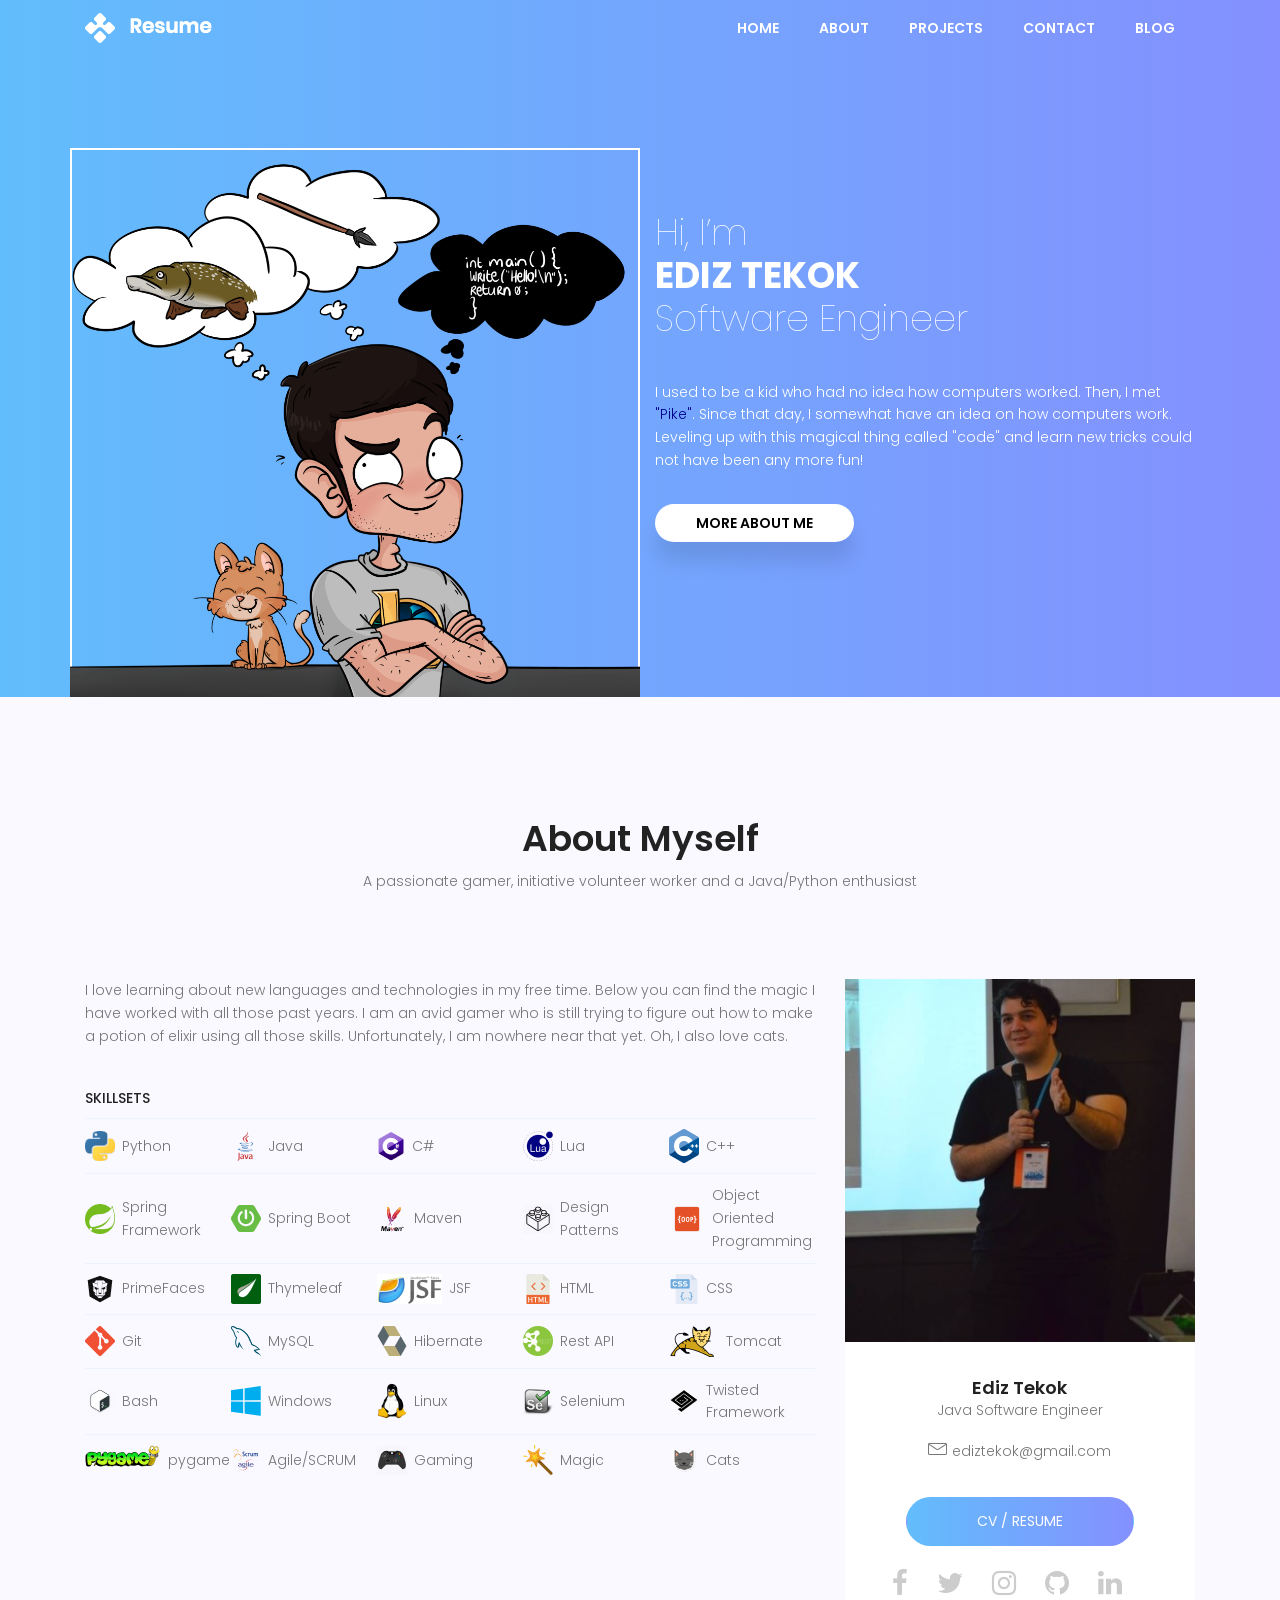
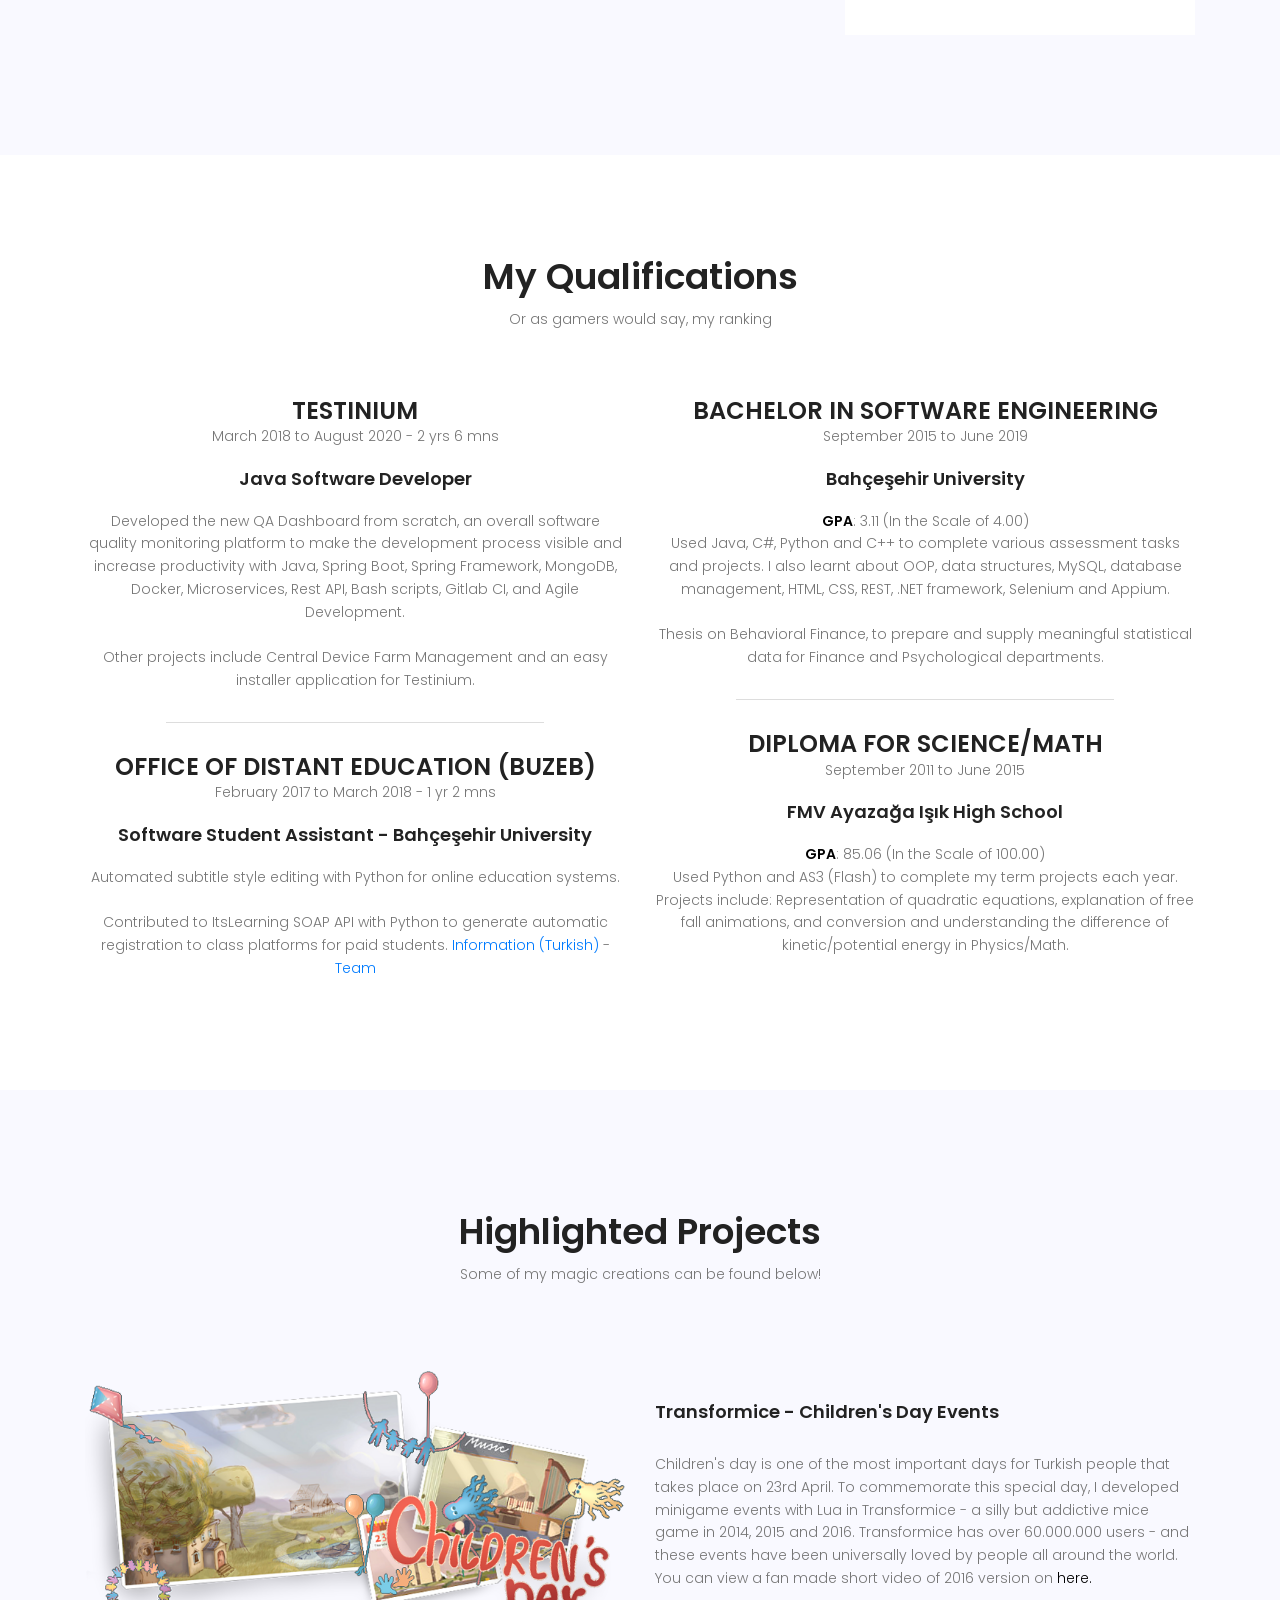
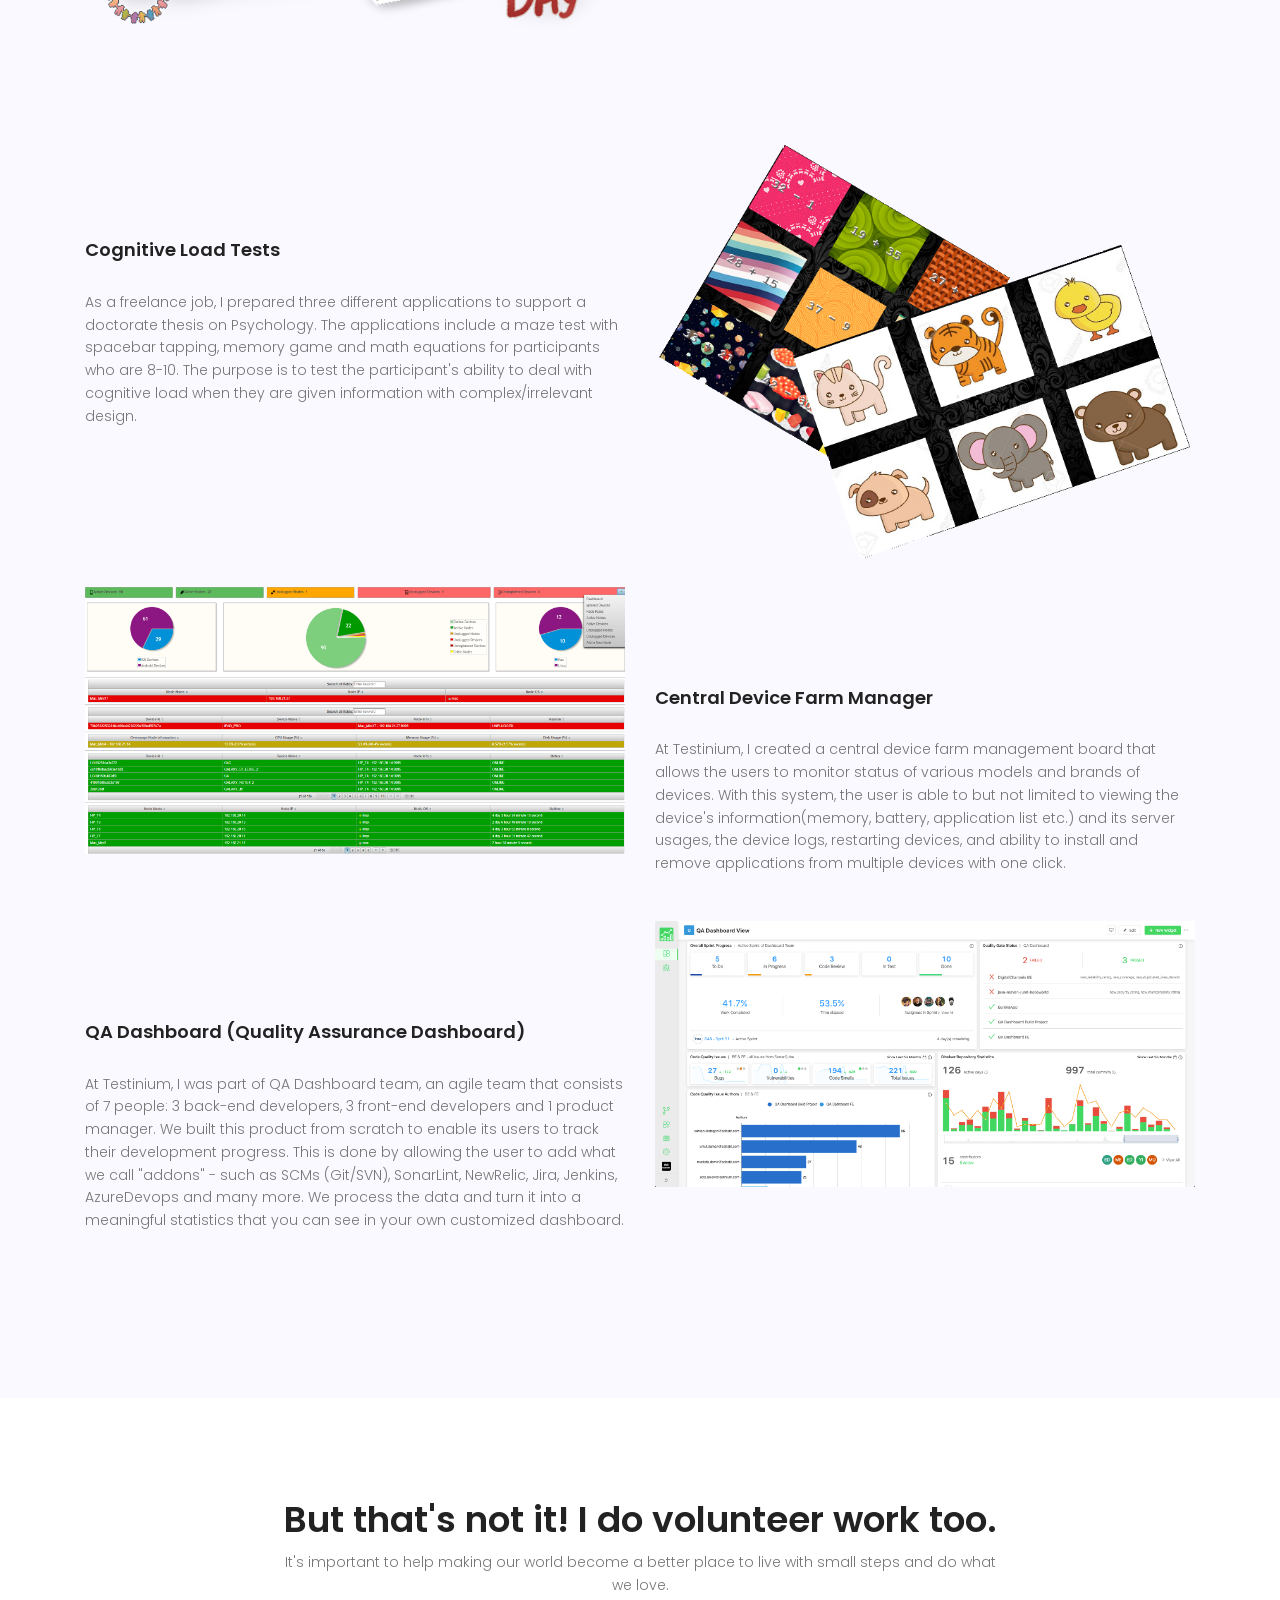
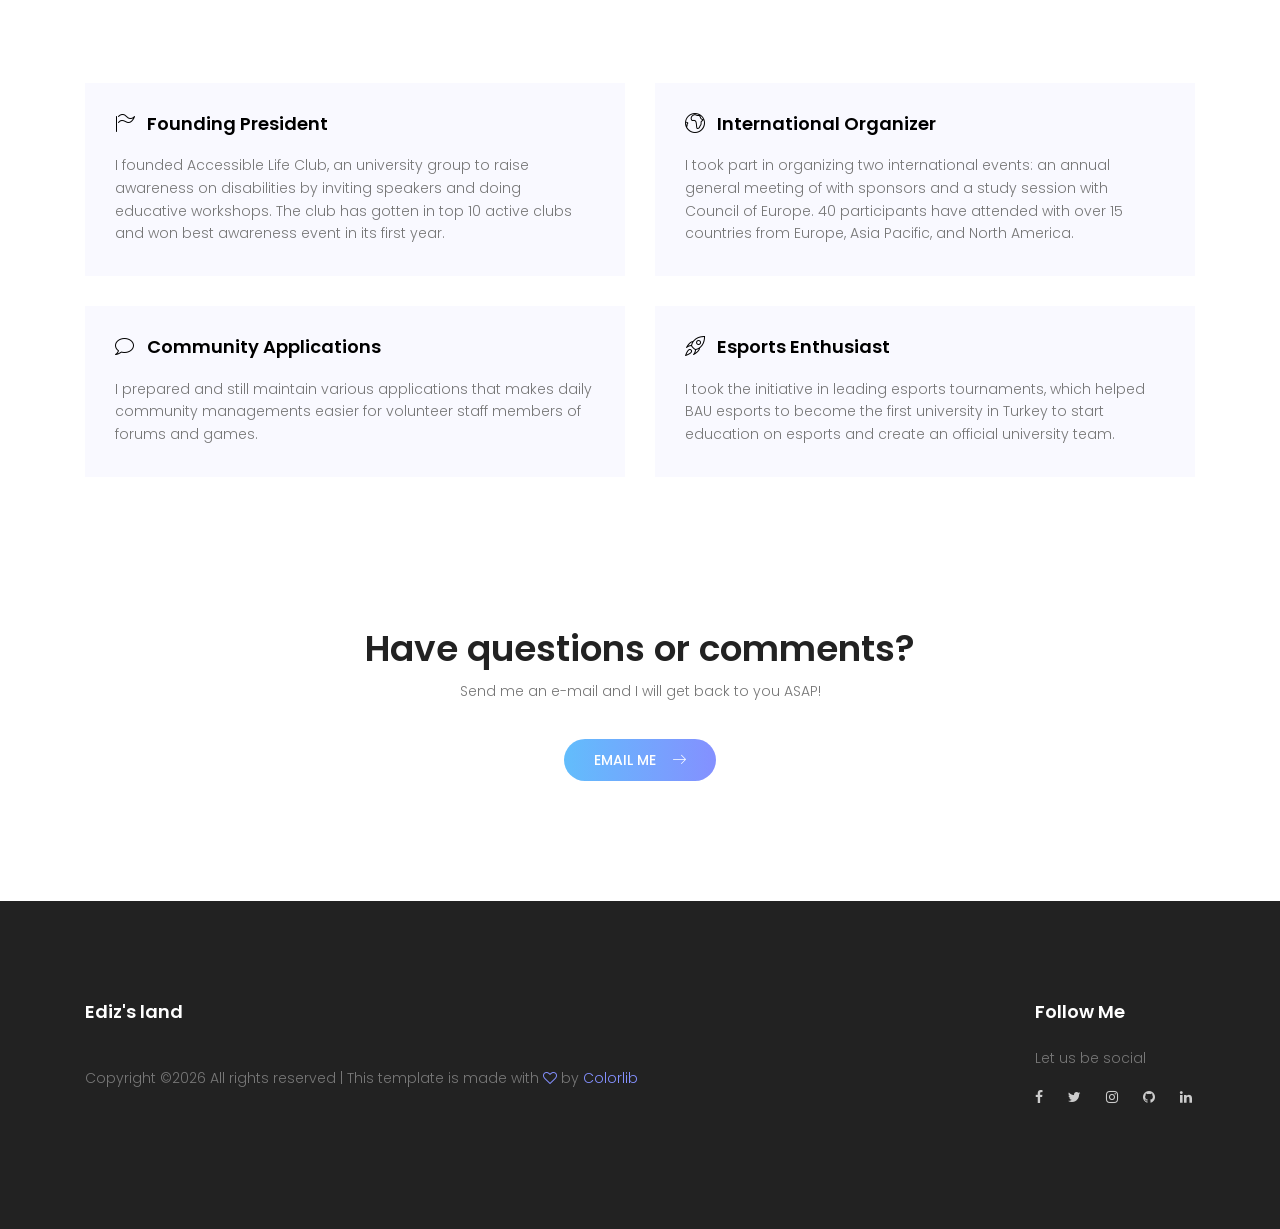
<file: site/index.html>
<!DOCTYPE html>
	<html lang="zxx" class="no-js">
	<head>
		<!-- Mobile Specific Meta -->
		<meta name="viewport" content="width=device-width, initial-scale=1, shrink-to-fit=no">
		<!-- Favicon-->
		<link rel="shortcut icon" href="img/fav.png">
		<!-- Author Meta -->
		<meta name="author" content="ediz">
		<!-- Meta Description -->
		<meta name="description" content="Dizzy's wonder land">
		<!-- Meta Keyword -->
		<meta name="keywords" content="">
		<!-- meta character set -->
		<meta charset="UTF-8">
		<!-- Site Title -->
		<title>Ediz's Land</title>
        <!-- Preview stuff -->
        <meta name="twitter:image" content="https://edizzy.com/img/previewthinking.png">
        <meta name="twitter:card" content="summary" />
        <meta name="twitter:site" content="@ediz1212" />
        <meta name="twitter:title" content="Ediz's land" />
        <meta name="twitter:description" content="Dizzy's wonder land - Portfoilo details." />
        
        <meta property="og:title" content="Ediz's Land" />
        <meta property="og:site_name" content="Edizzy">
        <meta property="og:description" content="Dizzy's wonder land - Portfoilo details">
        <meta property="og:image" content="https://edizzy.com/img/previewthinking.png">
        <meta property="og:type" content="article" />

        


		<link href="https://fonts.googleapis.com/css?family=Poppins:100,200,400,300,500,600,700" rel="stylesheet"> 
			<!--
			CSS
			============================================= -->
			<link rel="stylesheet" href="css/linearicons.css">
			<link rel="stylesheet" href="css/font-awesome.min.css">
			<link rel="stylesheet" href="css/bootstrap.css">
			<link rel="stylesheet" href="css/magnific-popup.css">
			<link rel="stylesheet" href="css/owl.carousel.css">
			<link rel="stylesheet" href="css/main.css">
        </head>
		<body>
			<!-- start banner Area -->
			<section class="banner-area" id="home">
				<!-- Start Header Area -->
				<header class="default-header">
					<nav class="navbar navbar-expand-lg  navbar-light">
						<div class="container">
							  <a class="navbar-brand" href="index.html">
							  	<img src="img/logo.png" alt="">
							  </a>
							  <button class="navbar-toggler" type="button" data-toggle="collapse" data-target="#navbarSupportedContent" aria-controls="navbarSupportedContent" aria-expanded="false" aria-label="Toggle navigation">
							    <span class="text-white lnr lnr-menu"></span>
							  </button>

							  <div class="collapse navbar-collapse justify-content-end align-items-center" id="navbarSupportedContent">
							    <ul class="navbar-nav">
									<li><a href="#home">Home</a></li>
									<li><a href="#about">About</a></li>
									<li><a href="#project">Projects</a></li>
									<li><a href="#contact">Contact</a></li>
									<li><a href="https://medium.com/@edizzy">Blog</a>	</li>									
							    </ul>
							  </div>						
						</div>
					</nav>
				</header>
				<!-- End Header Area -->				
			<div class="container">
				<div class="row justify-content-start align-items-center">
					<div class="col-lg-6 col-md-12 no-padding banner-right">
						<img class="img-fluid" src="img/thinking.png" alt="">
					</div>						
					<div class="col-lg-6 col-md-12 banner-left">
						<h1 class="text-white">
							Hi, I’m <br> 
							<span>Ediz Tekok</span> <br>
				            Software Engineer						
						</h1>
						<p class="mx-auto text-white  mt-20 mb-40">
							I used to be a kid who had no idea how computers worked. Then, I met <a href="https://pike.lysator.liu.se/"  target="_blank" style="color: darkblue">"Pike"</a>. Since that day, I somewhat have an idea on how computers work. Leveling up with this magical thing called "code" and learn new tricks could not have been any more fun!
						</p>
                        
                        <div id="aboutMe">
                            <a href="#about" class="text-uppercase header-btn">More About Me</a>
                        </div>
					</div>
				</div>
			</div>
			</section>
			<!-- End banner Area -->	
			
		
			
			<!-- Start about Area -->
			<section class="about-area section-gap" id="about">
				<div class="container">
					<div class="row d-flex justify-content-center">
						<div class="menu-content pb-70 col-lg-8">
							<div class="title text-center">
								<h1 class="mb-10">About Myself</h1>
								<p>A passionate gamer, initiative volunteer worker and a Java/Python enthusiast</p>
							</div>
						</div>
					</div>					
					<div class="row">
						<div class="col-lg-8 about-left">
							<p>
                                I love learning about new languages and technologies in my free time. Below you can find the magic I have worked with all those past years. I am an avid gamer who is still trying to figure out how to make a potion of elixir using all those skills. Unfortunately, I am nowhere near that yet. Oh, I also love cats.
							</p>
							<div class="progress-table">
								<div class="table-head">
									<div class="skillset">Skillsets</div>
								</div>
								<div class="table-row">
									<div class="skillset" style="width: 20%"> <img src="img/skills/python.png" alt="Python">Python</div>
                                    <div class="skillset" style="width: 20%"> <img src="img/skills/java.png" alt="Java">Java</div>		
                                    <div class="skillset" style="width: 20%"> <img src="img/skills/c-sharp.png" alt="C#">C#</div>
									<div class="skillset" style="width: 20%"> <img src="img/skills/lua.png" alt="Lua">Lua</div>
                                    <div class="skillset" style="width: 20%"> <img src="img/skills/cplusplus.png" alt="C++">C++</div>
								</div>
                                <div class="table-row">
                                    <div class="skillset" style="width: 20%"> <img src="img/skills/spring.png" alt="Spring">Spring Framework</div>
                                    <div class="skillset" style="width: 20%"> <img src="img/skills/springboot.png" alt="Spring Boot">Spring Boot</div>
                                    <div class="skillset" style="width: 20%"> <img src="img/skills/maven.png" alt="Maven">Maven</div>
                                    <div class="skillset" style="width: 20%"> <img src="img/skills/designpattern.png" alt="Design Patterns">Design Patterns</div>
                                    <div class="skillset" style="width: 20%"> <img src="img/skills/oop.png" alt="Object Oriented Programing">Object Oriented Programming</div>
                                </div>
                                
                                <div class="table-row">
 									<div class="skillset" style="width: 20%"> <img src="img/skills/primefaces.png" alt="PrimeFaces">PrimeFaces</div>
                                    <div class="skillset" style="width: 20%"> <img src="img/skills/thymeleaf.png" alt="Thymeleaf">Thymeleaf</div>
                                    <div class="skillset" style="width: 20%"> <img src="img/skills/jsf.png" alt="JSF">JSF</div>
									<div class="skillset" style="width: 20%"> <img src="img/skills/html.png" alt="HTML">HTML</div>  
									<div class="skillset" style="width: 20%"> <img src="img/skills/css.png" alt="CSS">CSS</div>
                                </div>
                                
                                <div class="table-row">
    								<div class="skillset" style="width: 20%"> <img src="img/skills/git.png" alt="Git">Git</div>
                                    <div class="skillset" style="width: 20%"> <img src="img/skills/mysql.png" alt="MySQL">MySQL</div>
                                    <div class="skillset" style="width: 20%"> <img src="img/skills/hibernate.png" alt="Hibernate">Hibernate</div>
                                    <div class="skillset" style="width: 20%"> <img src="img/skills/restapi.png" alt="Rest API">Rest API</div>
                                    <div class="skillset" style="width: 20%"> <img src="img/skills/tomcat.png" alt="Tomcat">Tomcat</div>
                                </div>
                                
                                <div class="table-row">
                                    <div class="skillset" style="width: 20%"> <img src="img/skills/bash.png" alt="Bash">Bash</div>
                                    <div class="skillset" style="width: 20%"> <img src="img/skills/windows.png" alt="Windows">Windows</div>
                                    <div class="skillset" style="width: 20%"> <img src="img/skills/linux.png" alt="Linux">Linux</div>
                                    <div class="skillset" style="width: 20%"> <img src="img/skills/selenium.png" alt="Selenium">Selenium</div>
                                    <div class="skillset" style="width: 20%"> <img src="img/skills/twisted.png" alt="Twisted Framework">Twisted Framework</div>
                                </div>
                                
                                <div class="table-row">
                                    <div class="skillset" style="width: 20%"> <img src="img/skills/pygame.png" alt="PyGame">pygame</div>
                                    <div class="skillset" style="width: 20%"> <img src="img/skills/agilescrum.png" alt="Scrum">Agile/SCRUM</div>
                                    <div class="skillset" style="width: 20%"> <img src="img/skills/gameconsole.png" alt="Game Console">Gaming</div>
                                    <div class="skillset" style="width: 20%"> <img src="img/skills/magic.png" alt="Magic">Magic</div>
                                    <div class="skillset" style="width: 20%"> <img src="img/skills/cat.png" alt="Cat">Cats</div>
                                </div>
                            </div>
						</div>
						<div class="col-lg-4 about-right justify-content-end d-flex">
							<div class="myself-wrap">
								<img class="img-fluid" src="img/myself.jpg" alt="">
								<div class="desc">
									<h4>Ediz Tekok</h4>
									<p class="pb-10">Java Software Engineer</p>
									<p><span class="lnr lnr-envelope"></span> ediztekok@gmail.com</p>
									<div class="button-group-area">
										<a class="mt-30 text-uppercase talk-btn" href="docs/Ediz's%20Resume.pdf" target="_blank"><span>CV / Resume</span></a>
									</div>
									<br>
									<div class="footer-social align-items-center">
										<a href="https://facebook.com/ediz.tekok" target="_blank"><i class="fa fa-facebook fa-2x"></i></a>
										<a href="https://twitter.com/ediz1212" target="_blank"><i class="fa fa-twitter fa-2x"></i></a>
										<a href="https://www.instagram.com/edizzyy/" target="_blank"><i class="fa fa-instagram fa-2x"></i></a>
										<a href="https://github.com/ediz12" target="_blank"><i class="fa fa-github fa-2x"></i></a>
                                        <a href="https://www.linkedin.com/in/ediztekok/" target="_blank"><i class="fa fa-linkedin fa-2x"></i></a>
									</div>
								</div>
							</div>
						</div>
					</div>
				</div>	
			</section>
			<!-- End about Area -->
			
			<!-- Start qualification Area -->
			<section class="qualification-area pt-100 pb-80">
				<div class="container">
					<div class="row d-flex justify-content-center">
						<div class="menu-content pb-20 col-lg-8">
							<div class="title text-center">
								<h1 class="mb-10">My Qualifications</h1>
								<p>Or as gamers would say, my ranking</p>
							</div>
						</div>
					</div>							
					<div class="row d-flex justify-content-center">
						<div class="col-lg-6 col-md-6 qty-left">
							<div class="single-qly">
								<h3 class="text-uppercase">Testinium</h3>
								<p>March 2018 to August 2020 - 2 yrs 6 mns</p>
								<h4 class="pt-20 pb-20">Java Software Developer</h4>
								<p>
                                    Developed the new QA Dashboard from scratch, an overall software quality monitoring platform to make the development process visible and increase productivity with Java, Spring Boot, Spring Framework, MongoDB, Docker, Microservices, Rest API, Bash scripts, Gitlab CI, and Agile Development.
                                    <br><br>
                                    Other projects include Central Device Farm Management and an easy installer application for Testinium.
								</p>							
							</div>
							<div class="btm-border d-block mx-auto"></div>								
							<div class="single-qly">
								<h3 class="text-uppercase">Office of Distant Education (BUZEB)</h3>
								<p>February 2017 to March 2018 - 1 yr 2 mns</p>
								<h4 class="pt-20 pb-20">Software Student Assistant - Bahçeşehir University</h4>
								<p>
									Automated subtitle style editing with Python for online education systems. 
                                    <br><br>
                                    Contributed to ItsLearning SOAP API with Python to generate automatic registration to class platforms for paid students. <a href="http://turkisaretdili.bahcesehir.edu.tr">Information (Turkish)</a> - <a href="http://turkisaretdili.bahcesehir.edu.tr/team.aspx">Team</a>
								</p>								
							</div>							
						</div>
						<div class="col-lg-6 col-md-6 qty-right">						
							<div class="single-qly">
								<h3 class="text-uppercase">Bachelor in Software Engineering</h3>
								<p>September 2015 to June 2019</p>
								<h4 class="pt-20 pb-20">Bahçeşehir University</h4>
								<p><b>GPA</b>:  3.11 (In the Scale of 4.00)</p>
								<p>Used Java, C#, Python and C++ to complete various assessment tasks and projects. I also learnt about OOP, data structures, MySQL, database management, HTML, CSS, REST, .NET framework, Selenium and Appium.</p>
                                <br/>
								Thesis on Behavioral Finance, to prepare and supply meaningful statistical data for Finance and Psychological departments.
							    <br/>
                            </div>				
				
							<div class="btm-border d-block mx-auto"></div>	
							<div class="single-qly">
								<h3 class="text-uppercase">Diploma for Science/Math</h3>
								<p>September 2011 to June 2015</p>
								<h4 class="pt-20 pb-20">FMV Ayazağa Işık High School</h4>
								<p><b>GPA</b>:  85.06 (In the Scale of 100.00)</p>
								<p>Used Python and AS3 (Flash) to complete my term projects each year. Projects include: Representation of quadratic equations, explanation of free fall animations, and conversion and understanding the difference of kinetic/potential energy in Physics/Math.</p>
							</div>																			
						</div>						
					</div>
				</div>	
			</section>
			<!-- End qualification Area -->
			
			<!-- Start project Area -->
			<section class="project-area section-gap" id="project">
				<div class="container">
					<div class="row d-flex justify-content-center">
						<div class="menu-content pb-70 col-lg-8">
							<div class="title text-center">
								<h1 class="mb-10">Highlighted Projects</h1>
								<p>Some of my magic creations can be found below!</p>
							</div>
						</div>
					</div>					
					<div class="row">
                        <div class="col-lg-6 project-left">
							<div class="single-project pb-100">
								<img class="img-fluid" src="img/childrensday.png" alt="">
                            </div>
                        </div>
                        
                        <div class="col-lg-6 project-right">
                            <div class="single-project">
								<h4 class="pt-30 pb-30">Transformice - Children's Day Events</h4>
								<p class=" pb-100">
									Children's day is one of the most important days for Turkish people that takes place on 23rd April. To commemorate this special day, I developed minigame events with Lua in Transformice - a silly but addictive mice game in 2014, 2015 and 2016. Transformice has over 60.000.000 users - and these events have been universally loved by people all around the world. You can view a fan made short video of 2016 version on <a href="https://www.youtube.com/watch?v=nS3GQrx08yA" target="_blank">here.</a>
								</p>
							</div>
                        </div>
                        
                        <div class="col-lg-6 project-left">
                            <div class="single-project pb-100">
								<h4 class="pt-100 pb-30">Cognitive Load Tests</h4>
								<p>
									As a freelance job, I prepared three different applications to support a doctorate thesis on Psychology. The applications include a maze test with spacebar tapping, memory game and math equations for participants who are 8-10. The purpose is to test the participant's ability to deal with cognitive load when they are given information with complex/irrelevant design.
								</p>
							</div>
                        </div>
                        
                        <div class="col-lg-6 project-right">
							<div class="single-project">
								<img class="img-fluid" src="img/cognitiveload.png" alt="">
							</div>                            
                        </div>
                        
                        <div class="col-lg-6 project-left">
                            <div class="single-project">
								<img class="img-fluid" src="img/devicefarmmanager.png" alt="">
							</div>
                        </div>
                        
                        <div class="col-lg-6 project-right">
                            <div class="single-project">
								<h4 class="pt-100 pb-30">Central Device Farm Manager</h4>
								<p class=" pb-30">
									At Testinium, I created a central device farm management board that allows the users to monitor status of various models and brands of devices. With this system, the user is able to but not limited to viewing the device's information(memory, battery, application list etc.) and its server usages, the device logs, restarting devices, and ability to install and remove applications from multiple devices with one click.
								</p>						
							</div>
                        </div>
                        
                         <div class="col-lg-6 project-right">
                            <div class="single-project">
								<h4 class="pt-100 pb-30">QA Dashboard (Quality Assurance Dashboard)</h4>
								<p class=" pb-30">
                                    At Testinium, I was part of QA Dashboard team, an agile team that consists of 7 people: 3 back-end developers, 3 front-end developers and 1 product manager. We built this product from scratch to enable its users to track their development progress. This is done by allowing the user to add what we call "addons" - such as SCMs (Git/SVN), SonarLint, NewRelic, Jira, Jenkins, AzureDevops and many more. We process the data and turn it into a meaningful statistics that you can see in your own customized dashboard.
				
								</p>						
							</div>
                        </div>
                        
                        <br><br><br><br><br><br>
                        <div class="col-lg-6 project-left">
							<div class="single-project flex-centered">
								<img class="img-fluid" src="img/qa-dashboard.png" alt="">
                            </div>
                        </div>
					</div>
				</div>	
			</section>
			<!-- End project Area -->
			
			<!-- Start feature Area -->
			<section class="feature-area pt-100">
				<div class="container">
					<div class="row d-flex justify-content-center">
						<div class="menu-content pb-70 col-lg-8">
							<div class="title text-center">
								<h1 class="mb-10">But that's not it! I do volunteer work too.</h1>
								<p>It's important to help making our world become a better place to live with small steps and do what we love.</p>
							</div>
						</div>
					</div>						
					<div class="row">
						<div class="col-lg-6 col-md-6 ">
							<div class="single-feature mb-30">
								<div class="title d-flex flex-row pb-20">
									<span class="lnr lnr-flag"></span>
									<h4><a href="#">Founding President</a></h4>
								</div>
								<p>
								    I founded Accessible Life Club, an university group to raise awareness on disabilities by inviting speakers and doing educative workshops. The club has gotten in top 10 active clubs and won best awareness event in its first year.
								</p>							
							</div>							
						</div>
						<div class="col-lg-6 col-md-6 ">
							<div class="single-feature mb-30">
								<div class="title d-flex flex-row pb-20">
									<span class="lnr lnr-earth"></span>
									<h4><a href="#">International Organizer</a></h4>
								</div>
								<p>
									I took part in organizing two international events: an annual general meeting of with sponsors and a study session with Council of Europe. 40 participants have attended with over 15 countries from Europe, Asia Pacific, and North America.
								</p>							
							</div>							
						</div>
						<div class="col-lg-6 col-md-6 ">
							<div class="single-feature mb-30">
								<div class="title d-flex flex-row pb-20">
									<span class="lnr lnr-bubble"></span>
									<h4><a href="#">Community Applications</a></h4>
								</div>
								<p>
									I prepared and still maintain various applications that makes daily community managements easier for volunteer staff  members of forums and games.
								</p>							
							</div>							
						</div>
						<div class="col-lg-6 col-md-6 ">
							<div class="single-feature">
								<div class="title d-flex flex-row pb-20">
									<span class="lnr lnr-rocket"></span>
									<h4><a href="#">Esports Enthusiast</a></h4>
								</div>
								<p>
								    I took the initiative in leading esports tournaments, which helped BAU esports to become the first university in Turkey to start education on esports and create an official university team.
								</p>							
							</div>							
						</div>																				
					</div>
				</div>	
			</section>
			<!-- End feature Area -->
							
			<!-- start contact Area -->		
			<section class="contact-area section-gap" id="contact">
				<div class="container">
					<div class="row d-flex justify-content-center">
						<div class="menu-content pb-20 col-lg-8">
							<div class="title text-center">
								<h1 class="mb-10">Have questions or comments?</h1>
								<p>Send me an e-mail and I will get back to you ASAP!</p>
							</div>
						</div>
					</div>										
						<div class="row d-flex justify-content-center">
							<a href="mailto:ediztekok@gmail.com" class="primary-btn">Email me<span class="lnr lnr-arrow-right"></span></a>
						</div>
					
				</div>	
			</section>
			<!-- end contact Area -->		
			
			<!-- start footer Area -->		
			<footer class="footer-area section-gap">
				<div class="container">
					<div class="row">
						<div class="col-lg-10 col-md-6 col-sm-6">
							<div class="single-footer-widget">
								<h6>Ediz's land</h6>
								<!-- Link back to Colorlib can't be removed. Template is licensed under CC BY 3.0. -->
            		<p class="footer-text">Copyright &copy;<script>document.write(new Date().getFullYear());</script> All rights reserved | This template is made with <i class="fa fa-heart-o" aria-hidden="true"></i> by <a href="https://colorlib.com" target="_blank">Colorlib</a></p>
            		<!-- Link back to Colorlib can't be removed. Template is licensed under CC BY 3.0. -->
							</div>
						</div>
						<!--div class="col-lg-5  col-md-6 col-sm-6">
							<div class="single-footer-widget">
								<h6>Newsletter</h6>
								<p>Stay update with our latest</p>
								<div class="" id="mc_embed_signup">

										<form target="_blank" novalidate="true" action="https://spondonit.us12.list-manage.com/subscribe/post?u=1462626880ade1ac87bd9c93a&amp;id=92a4423d01" method="get" class="form-inline">

										<div class="d-flex flex-row">

											<input class="form-control" name="EMAIL" placeholder="Enter Email" onfocus="this.placeholder = ''" onblur="this.placeholder = 'Enter Email '" required="" type="email">


				                            	<button class="click-btn btn btn-default"><i class="fa fa-long-arrow-right" aria-hidden="true"></i></button>
				                            	<div style="position: absolute; left: -5000px;">
													<input name="b_36c4fd991d266f23781ded980_aefe40901a" tabindex="-1" value="" type="text">
												</div>
				                          	
											<!-- <div class="col-lg-4 col-md-4">
												<button class="bb-btn btn"><span class="lnr lnr-arrow-right"></span></button>
											</div>  ->
										</div>		
										<div class="info"></div>
										</form>
								</div>
								</div>
						</div-->							
						<div class="col-lg-2 col-md-6 col-sm-6 social-widget">
							<div class="single-footer-widget">
								<h6>Follow Me</h6>
								<p>Let us be social</p>
								<div class="footer-social d-flex align-items-center">
										<a href="https://facebook.com/ediz.tekok" target="_blank"><i class="fa fa-facebook"></i></a>
										<a href="https://twitter.com/ediz1212" target="_blank"><i class="fa fa-twitter"></i></a>
										<a href="https://www.instagram.com/edizzyy/" target="_blank"><i class="fa fa-instagram"></i></a>
										<a href="https://github.com/ediz12" target="_blank"><i class="fa fa-github"></i></a>
                                        <a href="https://www.linkedin.com/in/ediztekok/" target="_blank"><i class="fa fa-linkedin"></i></a>
								</div>
							</div>
						</div>							
					</div>
				</div>
			</footer>	
			<!-- End footer Area -->			

			<script src="js/vendor/jquery-2.2.4.min.js"></script>
			<script src="https://cdnjs.cloudflare.com/ajax/libs/popper.js/1.11.0/umd/popper.min.js" integrity="sha384-b/U6ypiBEHpOf/4+1nzFpr53nxSS+GLCkfwBdFNTxtclqqenISfwAzpKaMNFNmj4" crossorigin="anonymous"></script>
			<script src="js/vendor/bootstrap.min.js"></script>
			<script src="js/jquery.ajaxchimp.min.js"></script>
			<script src="js/jquery.magnific-popup.min.js"></script>
			<script src="js/parallax.min.js"></script>			
			<script src="js/owl.carousel.min.js"></script>			
			<script src="js/jquery.sticky.js"></script>

			<script src="js/main.js"></script>	
		</body>
	</html>
</file>
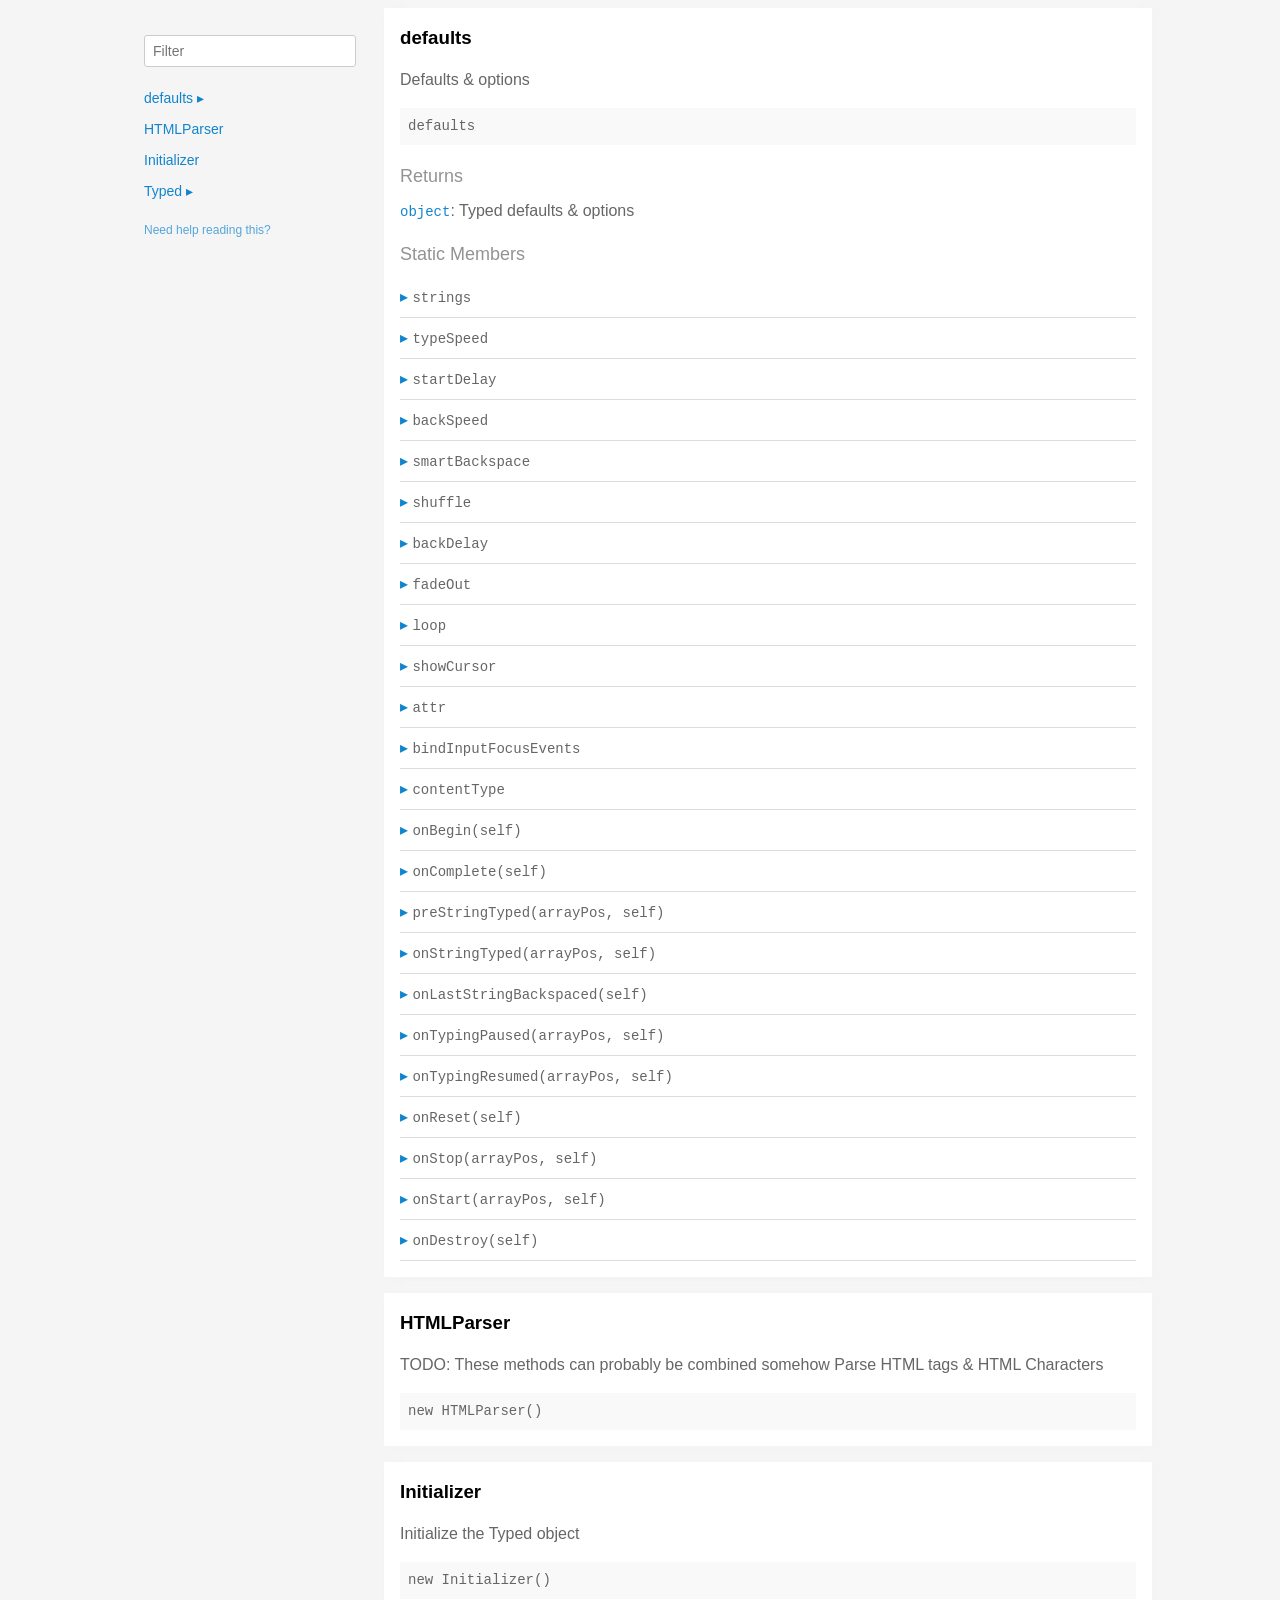
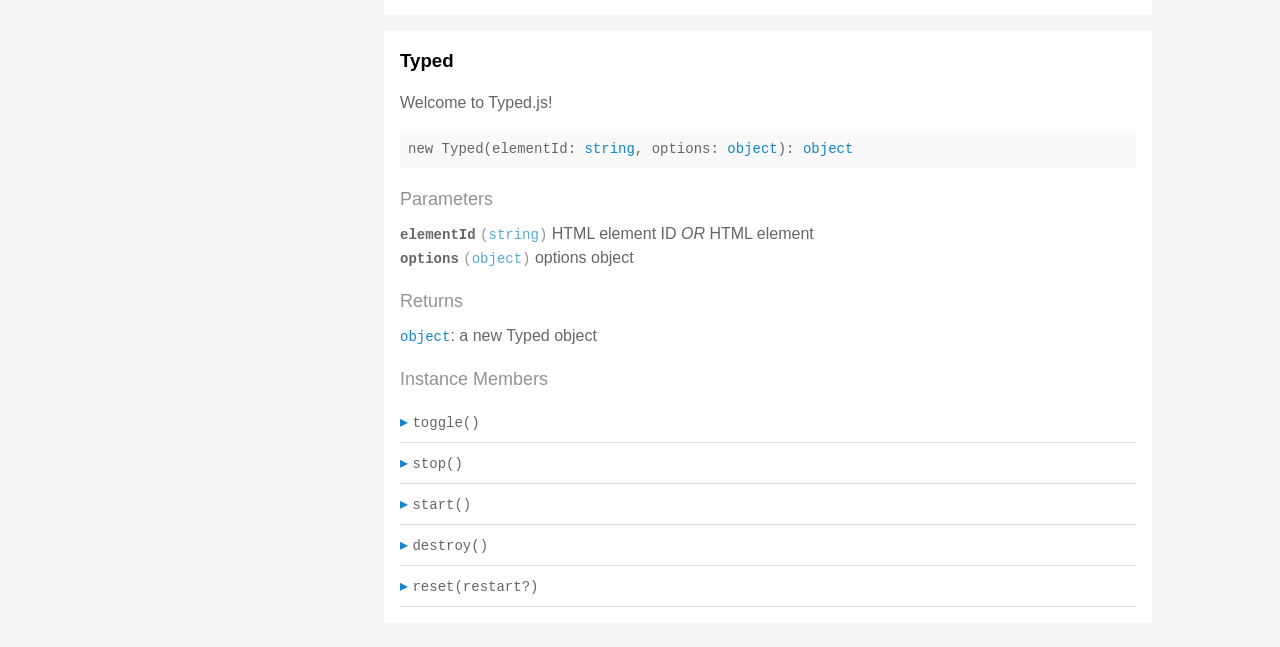
<file: mod/typed.js-master/docs/index.html>
<!doctype html>
<html>
<head>
  <meta charset='utf-8' />
  <title>  | Documentation</title>
  <meta name='viewport' content='width=device-width,initial-scale=1'>
  <link href='assets/bass.css' type='text/css' rel='stylesheet' />
  <link href='assets/style.css' type='text/css' rel='stylesheet' />
  <link href='assets/github.css' type='text/css' rel='stylesheet' />
</head>
<body class='documentation'>
  <div class='max-width-4 mx-auto'>
    <div class='clearfix md-mxn2'>
      <div class='fixed xs-hide fix-3 overflow-auto max-height-100'>
        <div class='py1 px2'>
          <h3 class='mb0 no-anchor'></h3>
          <div class='mb1'><code></code></div>
          <input
            placeholder='Filter'
            id='filter-input'
            class='col12 block input'
            type='text' />
          <div id='toc'>
            <ul class='list-reset h5 py1-ul'>
              
                
                <li><a
                  href='#defaults'
                  class=" toggle-sibling">
                  defaults
                  <span class='icon'>▸</span>
                </a>
                
                <div class='toggle-target display-none'>
                  
                  <ul class='list-reset py1-ul pl1'>
                    <li class='h5'><span>Static members</span></li>
                    
                      <li><a
                        href='#defaults.strings'
                        class='regular pre-open'>
                        .strings
                      </a></li>
                    
                      <li><a
                        href='#defaults.typeSpeed'
                        class='regular pre-open'>
                        .typeSpeed
                      </a></li>
                    
                      <li><a
                        href='#defaults.startDelay'
                        class='regular pre-open'>
                        .startDelay
                      </a></li>
                    
                      <li><a
                        href='#defaults.backSpeed'
                        class='regular pre-open'>
                        .backSpeed
                      </a></li>
                    
                      <li><a
                        href='#defaults.smartBackspace'
                        class='regular pre-open'>
                        .smartBackspace
                      </a></li>
                    
                      <li><a
                        href='#defaults.shuffle'
                        class='regular pre-open'>
                        .shuffle
                      </a></li>
                    
                      <li><a
                        href='#defaults.backDelay'
                        class='regular pre-open'>
                        .backDelay
                      </a></li>
                    
                      <li><a
                        href='#defaults.fadeOut'
                        class='regular pre-open'>
                        .fadeOut
                      </a></li>
                    
                      <li><a
                        href='#defaults.loop'
                        class='regular pre-open'>
                        .loop
                      </a></li>
                    
                      <li><a
                        href='#defaults.showCursor'
                        class='regular pre-open'>
                        .showCursor
                      </a></li>
                    
                      <li><a
                        href='#defaults.attr'
                        class='regular pre-open'>
                        .attr
                      </a></li>
                    
                      <li><a
                        href='#defaults.bindInputFocusEvents'
                        class='regular pre-open'>
                        .bindInputFocusEvents
                      </a></li>
                    
                      <li><a
                        href='#defaults.contentType'
                        class='regular pre-open'>
                        .contentType
                      </a></li>

                      <li><a
                        href='#defaults.onBegin'
                        class='regular pre-open'>
                        .onBegin
                      </a></li>

                      <li><a
                        href='#defaults.onComplete'
                        class='regular pre-open'>
                        .onComplete
                      </a></li>
                    
                      <li><a
                        href='#defaults.preStringTyped'
                        class='regular pre-open'>
                        .preStringTyped
                      </a></li>
                    
                      <li><a
                        href='#defaults.onStringTyped'
                        class='regular pre-open'>
                        .onStringTyped
                      </a></li>
                    
                      <li><a
                        href='#defaults.onLastStringBackspaced'
                        class='regular pre-open'>
                        .onLastStringBackspaced
                      </a></li>
                    
                      <li><a
                        href='#defaults.onTypingPaused'
                        class='regular pre-open'>
                        .onTypingPaused
                      </a></li>
                    
                      <li><a
                        href='#defaults.onTypingResumed'
                        class='regular pre-open'>
                        .onTypingResumed
                      </a></li>
                    
                      <li><a
                        href='#defaults.onReset'
                        class='regular pre-open'>
                        .onReset
                      </a></li>
                    
                      <li><a
                        href='#defaults.onStop'
                        class='regular pre-open'>
                        .onStop
                      </a></li>
                    
                      <li><a
                        href='#defaults.onStart'
                        class='regular pre-open'>
                        .onStart
                      </a></li>
                    
                      <li><a
                        href='#defaults.onDestroy'
                        class='regular pre-open'>
                        .onDestroy
                      </a></li>
                    
                    </ul>
                  
                  
                  
                </div>
                
                </li>
              
                
                <li><a
                  href='#htmlparser'
                  class="">
                  HTMLParser
                  
                </a>
                
                </li>
              
                
                <li><a
                  href='#initializer'
                  class="">
                  Initializer
                  
                </a>
                
                </li>
              
                
                <li><a
                  href='#typed'
                  class=" toggle-sibling">
                  Typed
                  <span class='icon'>▸</span>
                </a>
                
                <div class='toggle-target display-none'>
                  
                  
                    <ul class='list-reset py1-ul pl1'>
                      <li class='h5'><span>Instance members</span></li>
                      
                      <li><a
                        href='#Typed#toggle'
                        class='regular pre-open'>
                        #toggle
                      </a></li>
                      
                      <li><a
                        href='#Typed#stop'
                        class='regular pre-open'>
                        #stop
                      </a></li>
                      
                      <li><a
                        href='#Typed#start'
                        class='regular pre-open'>
                        #start
                      </a></li>
                      
                      <li><a
                        href='#Typed#destroy'
                        class='regular pre-open'>
                        #destroy
                      </a></li>
                      
                      <li><a
                        href='#Typed#reset'
                        class='regular pre-open'>
                        #reset
                      </a></li>
                      
                    </ul>
                  
                  
                </div>
                
                </li>
              
            </ul>
          </div>
          <div class='mt1 h6 quiet'>
            <a href='http://documentation.js.org/reading-documentation.html'>Need help reading this?</a>
          </div>
        </div>
      </div>
      <div class='fix-margin-3'>
        
          
            <section class='p2 mb2 clearfix bg-white minishadow'>

  
  <div class='clearfix'>
    
    <h3 class='fl m0' id='defaults'>
      defaults
    </h3>
    
    
  </div>
  

  <p>Defaults &#x26; options</p>


  <div class='pre p1 fill-light mt0'>defaults</div>
  
  

  
  
  
  
  

  

  

  
    
      <div class='py1 quiet mt1 prose-big'>Returns</div>
      <code><a href="https://developer.mozilla.org/en-US/docs/Web/JavaScript/Reference/Global_Objects/Object">object</a></code>:
        Typed defaults &#x26; options

      
    
  

  

  

  
    <div class='py1 quiet mt1 prose-big'>Static Members</div>
    <div class="clearfix">
  
    <div class='border-bottom' id='defaults.strings'>
      <div class="clearfix small pointer toggle-sibling">
        <div class="py1 contain">
            <a class='icon pin-right py1 dark-link caret-right'>▸</a>
            <span class='code strong strong truncate'>strings</span>
        </div>
      </div>
      <div class="clearfix display-none toggle-target">
        <section class='p2 mb2 clearfix bg-white minishadow'>

  

  

  <div class='pre p1 fill-light mt0'>strings</div>
  
  

  
  
  
  
  

  

  
    <div class='py1 quiet mt1 prose-big'>Properties</div>
    <div>
      
        <div class='space-bottom0'>
          <span class='code bold'>strings</span> <code class='quiet'>(<a href="https://developer.mozilla.org/en-US/docs/Web/JavaScript/Reference/Global_Objects/Array">array</a>)</code>
          : strings to be typed

          
        </div>
      
        <div class='space-bottom0'>
          <span class='code bold'>stringsElement</span> <code class='quiet'>(<a href="https://developer.mozilla.org/en-US/docs/Web/JavaScript/Reference/Global_Objects/String">string</a>)</code>
          : ID of element containing string children

          
        </div>
      
    </div>
  

  

  

  

  

  

  
</section>

      </div>
    </div>
  
    <div class='border-bottom' id='defaults.typeSpeed'>
      <div class="clearfix small pointer toggle-sibling">
        <div class="py1 contain">
            <a class='icon pin-right py1 dark-link caret-right'>▸</a>
            <span class='code strong strong truncate'>typeSpeed</span>
        </div>
      </div>
      <div class="clearfix display-none toggle-target">
        <section class='p2 mb2 clearfix bg-white minishadow'>

  

  

  <div class='pre p1 fill-light mt0'>typeSpeed</div>
  
  

  
  
  
  
  

  

  
    <div class='py1 quiet mt1 prose-big'>Properties</div>
    <div>
      
        <div class='space-bottom0'>
          <span class='code bold'>typeSpeed</span> <code class='quiet'>(<a href="https://developer.mozilla.org/en-US/docs/Web/JavaScript/Reference/Global_Objects/Number">number</a>)</code>
          : type speed in milliseconds

          
        </div>
      
    </div>
  

  

  

  

  

  

  
</section>

      </div>
    </div>
  
    <div class='border-bottom' id='defaults.startDelay'>
      <div class="clearfix small pointer toggle-sibling">
        <div class="py1 contain">
            <a class='icon pin-right py1 dark-link caret-right'>▸</a>
            <span class='code strong strong truncate'>startDelay</span>
        </div>
      </div>
      <div class="clearfix display-none toggle-target">
        <section class='p2 mb2 clearfix bg-white minishadow'>

  

  

  <div class='pre p1 fill-light mt0'>startDelay</div>
  
  

  
  
  
  
  

  

  
    <div class='py1 quiet mt1 prose-big'>Properties</div>
    <div>
      
        <div class='space-bottom0'>
          <span class='code bold'>startDelay</span> <code class='quiet'>(<a href="https://developer.mozilla.org/en-US/docs/Web/JavaScript/Reference/Global_Objects/Number">number</a>)</code>
          : time before typing starts in milliseconds

          
        </div>
      
    </div>
  

  

  

  

  

  

  
</section>

      </div>
    </div>
  
    <div class='border-bottom' id='defaults.backSpeed'>
      <div class="clearfix small pointer toggle-sibling">
        <div class="py1 contain">
            <a class='icon pin-right py1 dark-link caret-right'>▸</a>
            <span class='code strong strong truncate'>backSpeed</span>
        </div>
      </div>
      <div class="clearfix display-none toggle-target">
        <section class='p2 mb2 clearfix bg-white minishadow'>

  

  

  <div class='pre p1 fill-light mt0'>backSpeed</div>
  
  

  
  
  
  
  

  

  
    <div class='py1 quiet mt1 prose-big'>Properties</div>
    <div>
      
        <div class='space-bottom0'>
          <span class='code bold'>backSpeed</span> <code class='quiet'>(<a href="https://developer.mozilla.org/en-US/docs/Web/JavaScript/Reference/Global_Objects/Number">number</a>)</code>
          : backspacing speed in milliseconds

          
        </div>
      
    </div>
  

  

  

  

  

  

  
</section>

      </div>
    </div>
  
    <div class='border-bottom' id='defaults.smartBackspace'>
      <div class="clearfix small pointer toggle-sibling">
        <div class="py1 contain">
            <a class='icon pin-right py1 dark-link caret-right'>▸</a>
            <span class='code strong strong truncate'>smartBackspace</span>
        </div>
      </div>
      <div class="clearfix display-none toggle-target">
        <section class='p2 mb2 clearfix bg-white minishadow'>

  

  

  <div class='pre p1 fill-light mt0'>smartBackspace</div>
  
  

  
  
  
  
  

  

  
    <div class='py1 quiet mt1 prose-big'>Properties</div>
    <div>
      
        <div class='space-bottom0'>
          <span class='code bold'>smartBackspace</span> <code class='quiet'>(<a href="https://developer.mozilla.org/en-US/docs/Web/JavaScript/Reference/Global_Objects/Boolean">boolean</a>)</code>
          : only backspace what doesn't match the previous string

          
        </div>
      
    </div>
  

  

  

  

  

  

  
</section>

      </div>
    </div>
  
    <div class='border-bottom' id='defaults.shuffle'>
      <div class="clearfix small pointer toggle-sibling">
        <div class="py1 contain">
            <a class='icon pin-right py1 dark-link caret-right'>▸</a>
            <span class='code strong strong truncate'>shuffle</span>
        </div>
      </div>
      <div class="clearfix display-none toggle-target">
        <section class='p2 mb2 clearfix bg-white minishadow'>

  

  

  <div class='pre p1 fill-light mt0'>shuffle</div>
  
  

  
  
  
  
  

  

  
    <div class='py1 quiet mt1 prose-big'>Properties</div>
    <div>
      
        <div class='space-bottom0'>
          <span class='code bold'>shuffle</span> <code class='quiet'>(<a href="https://developer.mozilla.org/en-US/docs/Web/JavaScript/Reference/Global_Objects/Boolean">boolean</a>)</code>
          : shuffle the strings

          
        </div>
      
    </div>
  

  

  

  

  

  

  
</section>

      </div>
    </div>
  
    <div class='border-bottom' id='defaults.backDelay'>
      <div class="clearfix small pointer toggle-sibling">
        <div class="py1 contain">
            <a class='icon pin-right py1 dark-link caret-right'>▸</a>
            <span class='code strong strong truncate'>backDelay</span>
        </div>
      </div>
      <div class="clearfix display-none toggle-target">
        <section class='p2 mb2 clearfix bg-white minishadow'>

  

  

  <div class='pre p1 fill-light mt0'>backDelay</div>
  
  

  
  
  
  
  

  

  
    <div class='py1 quiet mt1 prose-big'>Properties</div>
    <div>
      
        <div class='space-bottom0'>
          <span class='code bold'>backDelay</span> <code class='quiet'>(<a href="https://developer.mozilla.org/en-US/docs/Web/JavaScript/Reference/Global_Objects/Number">number</a>)</code>
          : time before backspacing in milliseconds

          
        </div>
      
    </div>
  

  

  

  

  

  

  
</section>

      </div>
    </div>
  
    <div class='border-bottom' id='defaults.fadeOut'>
      <div class="clearfix small pointer toggle-sibling">
        <div class="py1 contain">
            <a class='icon pin-right py1 dark-link caret-right'>▸</a>
            <span class='code strong strong truncate'>fadeOut</span>
        </div>
      </div>
      <div class="clearfix display-none toggle-target">
        <section class='p2 mb2 clearfix bg-white minishadow'>

  

  

  <div class='pre p1 fill-light mt0'>fadeOut</div>
  
  

  
  
  
  
  

  

  
    <div class='py1 quiet mt1 prose-big'>Properties</div>
    <div>
      
        <div class='space-bottom0'>
          <span class='code bold'>fadeOut</span> <code class='quiet'>(<a href="https://developer.mozilla.org/en-US/docs/Web/JavaScript/Reference/Global_Objects/Boolean">boolean</a>)</code>
          : Fade out instead of backspace

          
        </div>
      
        <div class='space-bottom0'>
          <span class='code bold'>fadeOutClass</span> <code class='quiet'>(<a href="https://developer.mozilla.org/en-US/docs/Web/JavaScript/Reference/Global_Objects/String">string</a>)</code>
          : css class for fade animation

          
        </div>
      
        <div class='space-bottom0'>
          <span class='code bold'>fadeOutDelay</span> <code class='quiet'>(<a href="https://developer.mozilla.org/en-US/docs/Web/JavaScript/Reference/Global_Objects/Boolean">boolean</a>)</code>
          : Fade out delay in milliseconds

          
        </div>
      
    </div>
  

  

  

  

  

  

  
</section>

      </div>
    </div>
  
    <div class='border-bottom' id='defaults.loop'>
      <div class="clearfix small pointer toggle-sibling">
        <div class="py1 contain">
            <a class='icon pin-right py1 dark-link caret-right'>▸</a>
            <span class='code strong strong truncate'>loop</span>
        </div>
      </div>
      <div class="clearfix display-none toggle-target">
        <section class='p2 mb2 clearfix bg-white minishadow'>

  

  

  <div class='pre p1 fill-light mt0'>loop</div>
  
  

  
  
  
  
  

  

  
    <div class='py1 quiet mt1 prose-big'>Properties</div>
    <div>
      
        <div class='space-bottom0'>
          <span class='code bold'>loop</span> <code class='quiet'>(<a href="https://developer.mozilla.org/en-US/docs/Web/JavaScript/Reference/Global_Objects/Boolean">boolean</a>)</code>
          : loop strings

          
        </div>
      
        <div class='space-bottom0'>
          <span class='code bold'>loopCount</span> <code class='quiet'>(<a href="https://developer.mozilla.org/en-US/docs/Web/JavaScript/Reference/Global_Objects/Number">number</a>)</code>
          : amount of loops

          
        </div>
      
    </div>
  

  

  

  

  

  

  
</section>

      </div>
    </div>
  
    <div class='border-bottom' id='defaults.showCursor'>
      <div class="clearfix small pointer toggle-sibling">
        <div class="py1 contain">
            <a class='icon pin-right py1 dark-link caret-right'>▸</a>
            <span class='code strong strong truncate'>showCursor</span>
        </div>
      </div>
      <div class="clearfix display-none toggle-target">
        <section class='p2 mb2 clearfix bg-white minishadow'>

  

  

  <div class='pre p1 fill-light mt0'>showCursor</div>
  
  

  
  
  
  
  

  

  
    <div class='py1 quiet mt1 prose-big'>Properties</div>
    <div>
      
        <div class='space-bottom0'>
          <span class='code bold'>showCursor</span> <code class='quiet'>(<a href="https://developer.mozilla.org/en-US/docs/Web/JavaScript/Reference/Global_Objects/Boolean">boolean</a>)</code>
          : show cursor

          
        </div>
      
        <div class='space-bottom0'>
          <span class='code bold'>cursorChar</span> <code class='quiet'>(<a href="https://developer.mozilla.org/en-US/docs/Web/JavaScript/Reference/Global_Objects/String">string</a>)</code>
          : character for cursor

          
        </div>
      
        <div class='space-bottom0'>
          <span class='code bold'>autoInsertCss</span> <code class='quiet'>(<a href="https://developer.mozilla.org/en-US/docs/Web/JavaScript/Reference/Global_Objects/Boolean">boolean</a>)</code>
          : insert CSS for cursor and fadeOut into HTML 
<head>

          
        </div>
      
    </div>
  

  

  

  

  

  

  
</section>

      </div>
    </div>
  
    <div class='border-bottom' id='defaults.attr'>
      <div class="clearfix small pointer toggle-sibling">
        <div class="py1 contain">
            <a class='icon pin-right py1 dark-link caret-right'>▸</a>
            <span class='code strong strong truncate'>attr</span>
        </div>
      </div>
      <div class="clearfix display-none toggle-target">
        <section class='p2 mb2 clearfix bg-white minishadow'>

  

  

  <div class='pre p1 fill-light mt0'>attr</div>
  
  

  
  
  
  
  

  

  
    <div class='py1 quiet mt1 prose-big'>Properties</div>
    <div>
      
        <div class='space-bottom0'>
          <span class='code bold'>attr</span> <code class='quiet'>(<a href="https://developer.mozilla.org/en-US/docs/Web/JavaScript/Reference/Global_Objects/String">string</a>)</code>
          : attribute for typing
Ex: input placeholder, value, or just HTML text

          
        </div>
      
    </div>
  

  

  

  

  

  

  
</section>

      </div>
    </div>
  
    <div class='border-bottom' id='defaults.bindInputFocusEvents'>
      <div class="clearfix small pointer toggle-sibling">
        <div class="py1 contain">
            <a class='icon pin-right py1 dark-link caret-right'>▸</a>
            <span class='code strong strong truncate'>bindInputFocusEvents</span>
        </div>
      </div>
      <div class="clearfix display-none toggle-target">
        <section class='p2 mb2 clearfix bg-white minishadow'>

  

  

  <div class='pre p1 fill-light mt0'>bindInputFocusEvents</div>
  
  

  
  
  
  
  

  

  
    <div class='py1 quiet mt1 prose-big'>Properties</div>
    <div>
      
        <div class='space-bottom0'>
          <span class='code bold'>bindInputFocusEvents</span> <code class='quiet'>(<a href="https://developer.mozilla.org/en-US/docs/Web/JavaScript/Reference/Global_Objects/Boolean">boolean</a>)</code>
          : bind to focus and blur if el is text input

          
        </div>
      
    </div>
  

  

  

  

  

  

  
</section>

      </div>
    </div>
  
    <div class='border-bottom' id='defaults.contentType'>
      <div class="clearfix small pointer toggle-sibling">
        <div class="py1 contain">
            <a class='icon pin-right py1 dark-link caret-right'>▸</a>
            <span class='code strong strong truncate'>contentType</span>
        </div>
      </div>
      <div class="clearfix display-none toggle-target">
        <section class='p2 mb2 clearfix bg-white minishadow'>

  

  

  <div class='pre p1 fill-light mt0'>contentType</div>
  
  

  
  
  
  
  

  

  
    <div class='py1 quiet mt1 prose-big'>Properties</div>
    <div>
      
        <div class='space-bottom0'>
          <span class='code bold'>contentType</span> <code class='quiet'>(<a href="https://developer.mozilla.org/en-US/docs/Web/JavaScript/Reference/Global_Objects/String">string</a>)</code>
          : 'html' or 'null' for plaintext

          
        </div>
      
    </div>
  

  

  

  

  

  

  
</section>

      </div>
    </div>
  
    <div class='border-bottom' id='defaults.onBegin'>
      <div class="clearfix small pointer toggle-sibling">
        <div class="py1 contain">
            <a class='icon pin-right py1 dark-link caret-right'>▸</a>
            <span class='code strong strong truncate'>onBegin(self)</span>
        </div>
      </div>
      <div class="clearfix display-none toggle-target">
        <section class='p2 mb2 clearfix bg-white minishadow'>

  

  <p>Before it begins typing</p>

  <div class='pre p1 fill-light mt0'>onBegin(self: <a href="#typed">Typed</a>)</div>
  
    <div class='py1 quiet mt1 prose-big'>Parameters</div>
    <div class='prose'>
      
        <div class='space-bottom0'>
          <div>
            <span class='code bold'>self</span> <code class='quiet'>(<a href="#typed">Typed</a>)</code>
	    
          </div>
          
        </div>
      
    </div>
  
</section>

      </div>
    </div>

    <div class='border-bottom' id='defaults.onComplete'>
      <div class="clearfix small pointer toggle-sibling">
        <div class="py1 contain">
            <a class='icon pin-right py1 dark-link caret-right'>▸</a>
            <span class='code strong strong truncate'>onComplete(self)</span>
        </div>
      </div>
      <div class="clearfix display-none toggle-target">
        <section class='p2 mb2 clearfix bg-white minishadow'>

  

  <p>All typing is complete</p>


  <div class='pre p1 fill-light mt0'>onComplete(self: <a href="#typed">Typed</a>)</div>
  
  

  
  
  
  
  

  
    <div class='py1 quiet mt1 prose-big'>Parameters</div>
    <div class='prose'>
      
        <div class='space-bottom0'>
          <div>
            <span class='code bold'>self</span> <code class='quiet'>(<a href="#typed">Typed</a>)</code>
	    
          </div>
          
        </div>
      
    </div>
  

  

  

  

  

  

  

  
</section>

      </div>
    </div>
  
    <div class='border-bottom' id='defaults.preStringTyped'>
      <div class="clearfix small pointer toggle-sibling">
        <div class="py1 contain">
            <a class='icon pin-right py1 dark-link caret-right'>▸</a>
            <span class='code strong strong truncate'>preStringTyped(arrayPos, self)</span>
        </div>
      </div>
      <div class="clearfix display-none toggle-target">
        <section class='p2 mb2 clearfix bg-white minishadow'>

  

  <p>Before each string is typed</p>


  <div class='pre p1 fill-light mt0'>preStringTyped(arrayPos: <a href="https://developer.mozilla.org/en-US/docs/Web/JavaScript/Reference/Global_Objects/Number">number</a>, self: <a href="#typed">Typed</a>)</div>
  
  

  
  
  
  
  

  
    <div class='py1 quiet mt1 prose-big'>Parameters</div>
    <div class='prose'>
      
        <div class='space-bottom0'>
          <div>
            <span class='code bold'>arrayPos</span> <code class='quiet'>(<a href="https://developer.mozilla.org/en-US/docs/Web/JavaScript/Reference/Global_Objects/Number">number</a>)</code>
	    
          </div>
          
        </div>
      
        <div class='space-bottom0'>
          <div>
            <span class='code bold'>self</span> <code class='quiet'>(<a href="#typed">Typed</a>)</code>
	    
          </div>
          
        </div>
      
    </div>
  

  

  

  

  

  

  

  
</section>

      </div>
    </div>
  
    <div class='border-bottom' id='defaults.onStringTyped'>
      <div class="clearfix small pointer toggle-sibling">
        <div class="py1 contain">
            <a class='icon pin-right py1 dark-link caret-right'>▸</a>
            <span class='code strong strong truncate'>onStringTyped(arrayPos, self)</span>
        </div>
      </div>
      <div class="clearfix display-none toggle-target">
        <section class='p2 mb2 clearfix bg-white minishadow'>

  

  <p>After each string is typed</p>


  <div class='pre p1 fill-light mt0'>onStringTyped(arrayPos: <a href="https://developer.mozilla.org/en-US/docs/Web/JavaScript/Reference/Global_Objects/Number">number</a>, self: <a href="#typed">Typed</a>)</div>
  
  

  
  
  
  
  

  
    <div class='py1 quiet mt1 prose-big'>Parameters</div>
    <div class='prose'>
      
        <div class='space-bottom0'>
          <div>
            <span class='code bold'>arrayPos</span> <code class='quiet'>(<a href="https://developer.mozilla.org/en-US/docs/Web/JavaScript/Reference/Global_Objects/Number">number</a>)</code>
	    
          </div>
          
        </div>
      
        <div class='space-bottom0'>
          <div>
            <span class='code bold'>self</span> <code class='quiet'>(<a href="#typed">Typed</a>)</code>
	    
          </div>
          
        </div>
      
    </div>
  

  

  

  

  

  

  

  
</section>

      </div>
    </div>
  
    <div class='border-bottom' id='defaults.onLastStringBackspaced'>
      <div class="clearfix small pointer toggle-sibling">
        <div class="py1 contain">
            <a class='icon pin-right py1 dark-link caret-right'>▸</a>
            <span class='code strong strong truncate'>onLastStringBackspaced(self)</span>
        </div>
      </div>
      <div class="clearfix display-none toggle-target">
        <section class='p2 mb2 clearfix bg-white minishadow'>

  

  <p>During looping, after last string is typed</p>


  <div class='pre p1 fill-light mt0'>onLastStringBackspaced(self: <a href="#typed">Typed</a>)</div>
  
  

  
  
  
  
  

  
    <div class='py1 quiet mt1 prose-big'>Parameters</div>
    <div class='prose'>
      
        <div class='space-bottom0'>
          <div>
            <span class='code bold'>self</span> <code class='quiet'>(<a href="#typed">Typed</a>)</code>
	    
          </div>
          
        </div>
      
    </div>
  

  

  

  

  

  

  

  
</section>

      </div>
    </div>
  
    <div class='border-bottom' id='defaults.onTypingPaused'>
      <div class="clearfix small pointer toggle-sibling">
        <div class="py1 contain">
            <a class='icon pin-right py1 dark-link caret-right'>▸</a>
            <span class='code strong strong truncate'>onTypingPaused(arrayPos, self)</span>
        </div>
      </div>
      <div class="clearfix display-none toggle-target">
        <section class='p2 mb2 clearfix bg-white minishadow'>

  

  <p>Typing has been stopped</p>


  <div class='pre p1 fill-light mt0'>onTypingPaused(arrayPos: <a href="https://developer.mozilla.org/en-US/docs/Web/JavaScript/Reference/Global_Objects/Number">number</a>, self: <a href="#typed">Typed</a>)</div>
  
  

  
  
  
  
  

  
    <div class='py1 quiet mt1 prose-big'>Parameters</div>
    <div class='prose'>
      
        <div class='space-bottom0'>
          <div>
            <span class='code bold'>arrayPos</span> <code class='quiet'>(<a href="https://developer.mozilla.org/en-US/docs/Web/JavaScript/Reference/Global_Objects/Number">number</a>)</code>
	    
          </div>
          
        </div>
      
        <div class='space-bottom0'>
          <div>
            <span class='code bold'>self</span> <code class='quiet'>(<a href="#typed">Typed</a>)</code>
	    
          </div>
          
        </div>
      
    </div>
  

  

  

  

  

  

  

  
</section>

      </div>
    </div>
  
    <div class='border-bottom' id='defaults.onTypingResumed'>
      <div class="clearfix small pointer toggle-sibling">
        <div class="py1 contain">
            <a class='icon pin-right py1 dark-link caret-right'>▸</a>
            <span class='code strong strong truncate'>onTypingResumed(arrayPos, self)</span>
        </div>
      </div>
      <div class="clearfix display-none toggle-target">
        <section class='p2 mb2 clearfix bg-white minishadow'>

  

  <p>Typing has been started after being stopped</p>


  <div class='pre p1 fill-light mt0'>onTypingResumed(arrayPos: <a href="https://developer.mozilla.org/en-US/docs/Web/JavaScript/Reference/Global_Objects/Number">number</a>, self: <a href="#typed">Typed</a>)</div>
  
  

  
  
  
  
  

  
    <div class='py1 quiet mt1 prose-big'>Parameters</div>
    <div class='prose'>
      
        <div class='space-bottom0'>
          <div>
            <span class='code bold'>arrayPos</span> <code class='quiet'>(<a href="https://developer.mozilla.org/en-US/docs/Web/JavaScript/Reference/Global_Objects/Number">number</a>)</code>
	    
          </div>
          
        </div>
      
        <div class='space-bottom0'>
          <div>
            <span class='code bold'>self</span> <code class='quiet'>(<a href="#typed">Typed</a>)</code>
	    
          </div>
          
        </div>
      
    </div>
  

  

  

  

  

  

  

  
</section>

      </div>
    </div>
  
    <div class='border-bottom' id='defaults.onReset'>
      <div class="clearfix small pointer toggle-sibling">
        <div class="py1 contain">
            <a class='icon pin-right py1 dark-link caret-right'>▸</a>
            <span class='code strong strong truncate'>onReset(self)</span>
        </div>
      </div>
      <div class="clearfix display-none toggle-target">
        <section class='p2 mb2 clearfix bg-white minishadow'>

  

  <p>After reset</p>


  <div class='pre p1 fill-light mt0'>onReset(self: <a href="#typed">Typed</a>)</div>
  
  

  
  
  
  
  

  
    <div class='py1 quiet mt1 prose-big'>Parameters</div>
    <div class='prose'>
      
        <div class='space-bottom0'>
          <div>
            <span class='code bold'>self</span> <code class='quiet'>(<a href="#typed">Typed</a>)</code>
	    
          </div>
          
        </div>
      
    </div>
  

  

  

  

  

  

  

  
</section>

      </div>
    </div>
  
    <div class='border-bottom' id='defaults.onStop'>
      <div class="clearfix small pointer toggle-sibling">
        <div class="py1 contain">
            <a class='icon pin-right py1 dark-link caret-right'>▸</a>
            <span class='code strong strong truncate'>onStop(arrayPos, self)</span>
        </div>
      </div>
      <div class="clearfix display-none toggle-target">
        <section class='p2 mb2 clearfix bg-white minishadow'>

  

  <p>After stop</p>


  <div class='pre p1 fill-light mt0'>onStop(arrayPos: <a href="https://developer.mozilla.org/en-US/docs/Web/JavaScript/Reference/Global_Objects/Number">number</a>, self: <a href="#typed">Typed</a>)</div>
  
  

  
  
  
  
  

  
    <div class='py1 quiet mt1 prose-big'>Parameters</div>
    <div class='prose'>
      
        <div class='space-bottom0'>
          <div>
            <span class='code bold'>arrayPos</span> <code class='quiet'>(<a href="https://developer.mozilla.org/en-US/docs/Web/JavaScript/Reference/Global_Objects/Number">number</a>)</code>
	    
          </div>
          
        </div>
      
        <div class='space-bottom0'>
          <div>
            <span class='code bold'>self</span> <code class='quiet'>(<a href="#typed">Typed</a>)</code>
	    
          </div>
          
        </div>
      
    </div>
  

  

  

  

  

  

  

  
</section>

      </div>
    </div>
  
    <div class='border-bottom' id='defaults.onStart'>
      <div class="clearfix small pointer toggle-sibling">
        <div class="py1 contain">
            <a class='icon pin-right py1 dark-link caret-right'>▸</a>
            <span class='code strong strong truncate'>onStart(arrayPos, self)</span>
        </div>
      </div>
      <div class="clearfix display-none toggle-target">
        <section class='p2 mb2 clearfix bg-white minishadow'>

  

  <p>After start</p>


  <div class='pre p1 fill-light mt0'>onStart(arrayPos: <a href="https://developer.mozilla.org/en-US/docs/Web/JavaScript/Reference/Global_Objects/Number">number</a>, self: <a href="#typed">Typed</a>)</div>
  
  

  
  
  
  
  

  
    <div class='py1 quiet mt1 prose-big'>Parameters</div>
    <div class='prose'>
      
        <div class='space-bottom0'>
          <div>
            <span class='code bold'>arrayPos</span> <code class='quiet'>(<a href="https://developer.mozilla.org/en-US/docs/Web/JavaScript/Reference/Global_Objects/Number">number</a>)</code>
	    
          </div>
          
        </div>
      
        <div class='space-bottom0'>
          <div>
            <span class='code bold'>self</span> <code class='quiet'>(<a href="#typed">Typed</a>)</code>
	    
          </div>
          
        </div>
      
    </div>
  

  

  

  

  

  

  

  
</section>

      </div>
    </div>
  
    <div class='border-bottom' id='defaults.onDestroy'>
      <div class="clearfix small pointer toggle-sibling">
        <div class="py1 contain">
            <a class='icon pin-right py1 dark-link caret-right'>▸</a>
            <span class='code strong strong truncate'>onDestroy(self)</span>
        </div>
      </div>
      <div class="clearfix display-none toggle-target">
        <section class='p2 mb2 clearfix bg-white minishadow'>

  

  <p>After destroy</p>


  <div class='pre p1 fill-light mt0'>onDestroy(self: <a href="#typed">Typed</a>)</div>
  
  

  
  
  
  
  

  
    <div class='py1 quiet mt1 prose-big'>Parameters</div>
    <div class='prose'>
      
        <div class='space-bottom0'>
          <div>
            <span class='code bold'>self</span> <code class='quiet'>(<a href="#typed">Typed</a>)</code>
	    
          </div>
          
        </div>
      
    </div>
  

  

  

  

  

  

  

  
</section>

      </div>
    </div>
  
</div>

  

  

  
</section>

          
        
          
            <section class='p2 mb2 clearfix bg-white minishadow'>

  
  <div class='clearfix'>
    
    <h3 class='fl m0' id='htmlparser'>
      HTMLParser
    </h3>
    
    
  </div>
  

  <p>TODO: These methods can probably be combined somehow
Parse HTML tags &#x26; HTML Characters</p>


  <div class='pre p1 fill-light mt0'>new HTMLParser()</div>
  
  

  
  
  
  
  

  

  

  

  

  

  

  

  
</section>

          
        
          
            <section class='p2 mb2 clearfix bg-white minishadow'>

  
  <div class='clearfix'>
    
    <h3 class='fl m0' id='initializer'>
      Initializer
    </h3>
    
    
  </div>
  

  <p>Initialize the Typed object</p>


  <div class='pre p1 fill-light mt0'>new Initializer()</div>
  
  

  
  
  
  
  

  

  

  

  

  

  

  

  
</section>

          
        
          
            <section class='p2 mb2 clearfix bg-white minishadow'>

  
  <div class='clearfix'>
    
    <h3 class='fl m0' id='typed'>
      Typed
    </h3>
    
    
  </div>
  

  <p>Welcome to Typed.js!</p>


  <div class='pre p1 fill-light mt0'>new Typed(elementId: <a href="https://developer.mozilla.org/en-US/docs/Web/JavaScript/Reference/Global_Objects/String">string</a>, options: <a href="https://developer.mozilla.org/en-US/docs/Web/JavaScript/Reference/Global_Objects/Object">object</a>): <a href="https://developer.mozilla.org/en-US/docs/Web/JavaScript/Reference/Global_Objects/Object">object</a></div>
  
  

  
  
  
  
  

  
    <div class='py1 quiet mt1 prose-big'>Parameters</div>
    <div class='prose'>
      
        <div class='space-bottom0'>
          <div>
            <span class='code bold'>elementId</span> <code class='quiet'>(<a href="https://developer.mozilla.org/en-US/docs/Web/JavaScript/Reference/Global_Objects/String">string</a>)</code>
	    HTML element ID 
<em>OR</em>
 HTML element

          </div>
          
        </div>
      
        <div class='space-bottom0'>
          <div>
            <span class='code bold'>options</span> <code class='quiet'>(<a href="https://developer.mozilla.org/en-US/docs/Web/JavaScript/Reference/Global_Objects/Object">object</a>)</code>
	    options object

          </div>
          
        </div>
      
    </div>
  

  

  
    
      <div class='py1 quiet mt1 prose-big'>Returns</div>
      <code><a href="https://developer.mozilla.org/en-US/docs/Web/JavaScript/Reference/Global_Objects/Object">object</a></code>:
        a new Typed object

      
    
  

  

  

  

  
    <div class='py1 quiet mt1 prose-big'>Instance Members</div>
    <div class="clearfix">
  
    <div class='border-bottom' id='Typed#toggle'>
      <div class="clearfix small pointer toggle-sibling">
        <div class="py1 contain">
            <a class='icon pin-right py1 dark-link caret-right'>▸</a>
            <span class='code strong strong truncate'>toggle()</span>
        </div>
      </div>
      <div class="clearfix display-none toggle-target">
        <section class='p2 mb2 clearfix bg-white minishadow'>

  

  <p>Toggle start() and stop() of the Typed instance</p>


  <div class='pre p1 fill-light mt0'>toggle()</div>
  
  

  
  
  
  
  

  

  

  

  

  

  

  

  
</section>

      </div>
    </div>
  
    <div class='border-bottom' id='Typed#stop'>
      <div class="clearfix small pointer toggle-sibling">
        <div class="py1 contain">
            <a class='icon pin-right py1 dark-link caret-right'>▸</a>
            <span class='code strong strong truncate'>stop()</span>
        </div>
      </div>
      <div class="clearfix display-none toggle-target">
        <section class='p2 mb2 clearfix bg-white minishadow'>

  

  <p>Stop typing / backspacing and enable cursor blinking</p>


  <div class='pre p1 fill-light mt0'>stop()</div>
  
  

  
  
  
  
  

  

  

  

  

  

  

  

  
</section>

      </div>
    </div>
  
    <div class='border-bottom' id='Typed#start'>
      <div class="clearfix small pointer toggle-sibling">
        <div class="py1 contain">
            <a class='icon pin-right py1 dark-link caret-right'>▸</a>
            <span class='code strong strong truncate'>start()</span>
        </div>
      </div>
      <div class="clearfix display-none toggle-target">
        <section class='p2 mb2 clearfix bg-white minishadow'>

  

  <p>Start typing / backspacing after being stopped</p>


  <div class='pre p1 fill-light mt0'>start()</div>
  
  

  
  
  
  
  

  

  

  

  

  

  

  

  
</section>

      </div>
    </div>
  
    <div class='border-bottom' id='Typed#destroy'>
      <div class="clearfix small pointer toggle-sibling">
        <div class="py1 contain">
            <a class='icon pin-right py1 dark-link caret-right'>▸</a>
            <span class='code strong strong truncate'>destroy()</span>
        </div>
      </div>
      <div class="clearfix display-none toggle-target">
        <section class='p2 mb2 clearfix bg-white minishadow'>

  

  <p>Destroy this instance of Typed</p>


  <div class='pre p1 fill-light mt0'>destroy()</div>
  
  

  
  
  
  
  

  

  

  

  

  

  

  

  
</section>

      </div>
    </div>
  
    <div class='border-bottom' id='Typed#reset'>
      <div class="clearfix small pointer toggle-sibling">
        <div class="py1 contain">
            <a class='icon pin-right py1 dark-link caret-right'>▸</a>
            <span class='code strong strong truncate'>reset(restart?)</span>
        </div>
      </div>
      <div class="clearfix display-none toggle-target">
        <section class='p2 mb2 clearfix bg-white minishadow'>

  

  <p>Reset Typed and optionally restarts</p>


  <div class='pre p1 fill-light mt0'>reset(restart: <a href="https://developer.mozilla.org/en-US/docs/Web/JavaScript/Reference/Global_Objects/Boolean">boolean</a>?= nser)</div>
  
  

  
  
  
  
  

  
    <div class='py1 quiet mt1 prose-big'>Parameters</div>
    <div class='prose'>
      
        <div class='space-bottom0'>
          <div>
            <span class='code bold'>restart</span> <code class='quiet'>(<a href="https://developer.mozilla.org/en-US/docs/Web/JavaScript/Reference/Global_Objects/Boolean">boolean</a>?= nser)</code>
	    
          </div>
          
        </div>
      
    </div>
  

  

  

  

  

  

  

  
</section>

      </div>
    </div>
  
</div>

  

  
</section>

          
        
      </div>
    </div>
  </div>
  <script src='assets/anchor.js'></script>
  <script src='assets/site.js'></script>
</body>
</html>
</file>
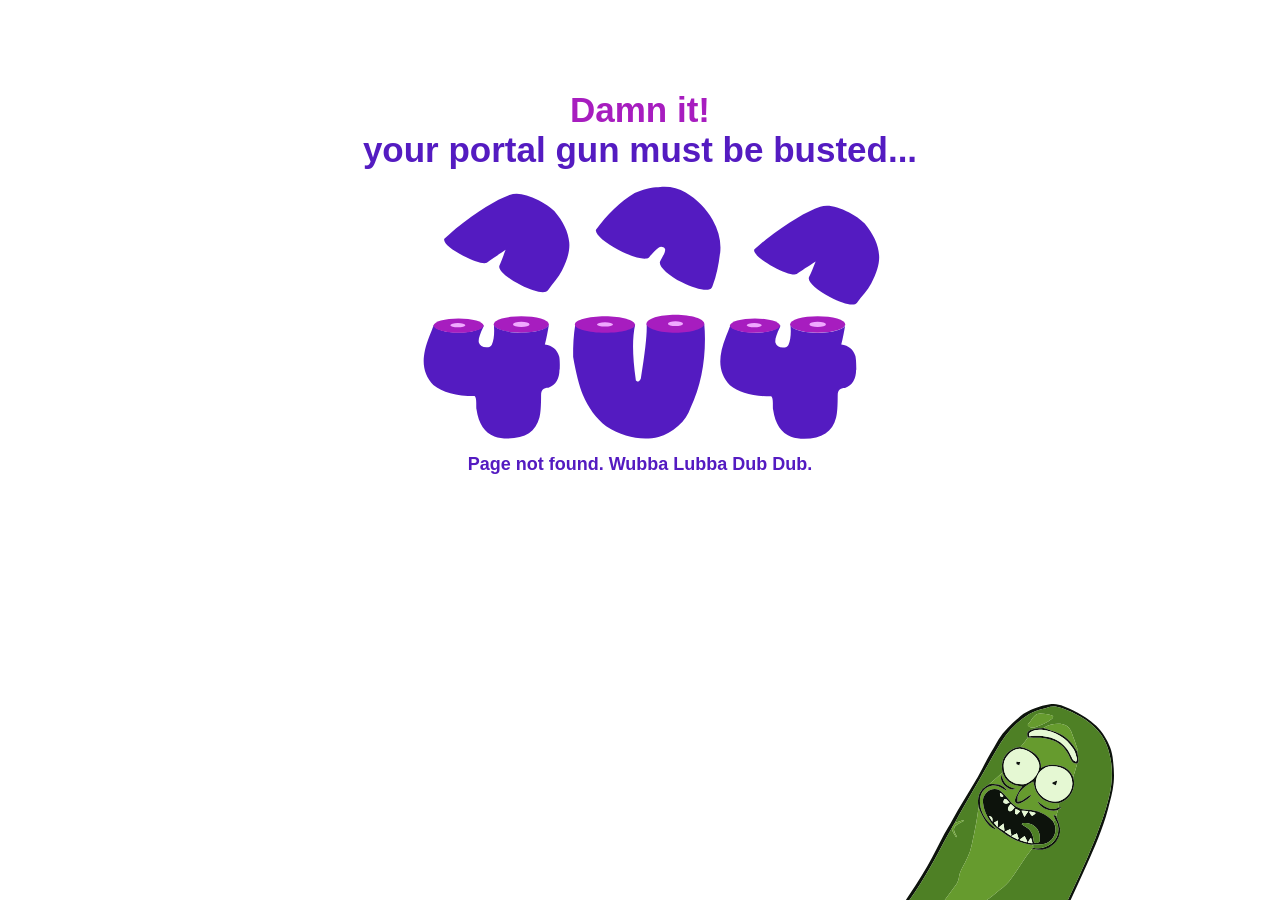
<file: 404_page.html>
<html>
   <head>
      <title>GAME OVER - Page not found</title>
	  <link rel="stylesheet" href="css/404.css">
   </head>
   <body>
      <div class="svgcontainer">
         <div class="subcont">
            <div class="topconvo">
               <span>Damn it!</span><br />your portal gun must be busted...
            </div>
            <svg version="1.1" id="fourohfour" xmlns="http://www.w3.org/2000/svg" xmlns:xlink="http://www.w3.org/1999/xlink" x="0px"
               y="0px" viewBox="0 0 265.5 114" style="enable-background:new 0 0 265.5 114;" xml:space="preserve">
               <g id="bottoms">
                  <g id="leftfourbottom">
                     <ellipse class="st0" cx="82.4" cy="65.5" rx="11.7" ry="3.5" />
                     <path class="st1" d="M98.4,78.9c-0.8-2.8-2.8-4.4-6-4.9c0.7-2.7,1.3-5.8,1.7-8.4L93.9,66c-0.8,1.7-5.7,3-11.5,3s-10.7-1.3-11.5-3l-0.1-0.5
                        c0,0.8,0.1,2.1,0.1,2.7c0,2.4-0.3,4.3-1,5.9c-0.3,0.7-1.1,1.1-2.3,1.1c-1.7,0-2.8-0.7-3.2-2l0,0c-0.3-1.3,0.4-3.5,1.9-6.6
                        c0.1-0.3,0.2-0.6,0.2-0.7h-0.7c0,1.7-4.5,3-10,3s-10-1.3-10-3l-0.5-0.2c-0.7,1.8-1.3,3.4-1.8,4.6c-1.7,4.2-2.5,7.8-2.5,10.8
                        c0,3.8,1.4,7.2,4.1,10.1c3.8,3.1,9.6,4.7,17.5,4.7c0.5,0.5,0.7,1.4,0.7,2.9c0,1.7,0,2.6,0.1,2.7c0.9,6.2,3.5,10,7.6,11.5
                        c1.7,0.6,3.6,0.9,5.6,0.9c7.5,0,12-3,13.5-8.9c0.5-1.9,0.7-5.1,0.7-9.5c0-2.1,1-3.1,3.1-3.1c3.2-1.3,4.7-3.9,4.7-7.8h0.1
                        C98.8,81.6,98.7,79.7,98.4,78.9z" />
                     <ellipse class="st0" cx="55.8" cy="66" rx="10.6" ry="3" />
                     <ellipse class="st2" cx="82.4" cy="65.5" rx="3.5" ry="1.1" />
                     <ellipse class="st2" cx="55.5" cy="65.8" rx="3.2" ry="0.9" />
                  </g>
                  <g id="rightfourbottom">
                     <ellipse class="st0" cx="208.1" cy="65.5" rx="11.7" ry="3.5" />
                     <path class="st1" d="M224.1,78.9c-0.8-2.8-2.8-4.4-6-4.9c0.7-2.7,1.3-5.8,1.7-8.4l-0.1,0.5c-0.8,1.7-5.7,3-11.5,3c-5.9,0-10.7-1.3-11.5-3
                        l-0.1-0.5c0,0.8,0.1,2.1,0.1,2.7c0,2.4-0.3,4.3-1,5.9c-0.3,0.7-1.1,1.1-2.3,1.1c-1.7,0-2.8-0.7-3.2-2l0,0
                        c-0.3-1.3,0.4-3.5,1.9-6.6c0.1-0.3,0.2-0.6,0.2-0.7h-0.7c0,1.7-4.5,3-10,3s-10-1.3-10-3l-0.5-0.2c-0.7,1.8-1.3,3.4-1.8,4.6
                        c-1.7,4.2-2.5,7.8-2.5,10.8c0,3.8,1.4,7.2,4.1,10.1c3.8,3.1,9.6,4.7,17.5,4.7c0.5,0.5,0.7,1.4,0.7,2.9c0,1.7,0,2.6,0.1,2.7
                        c0.9,6.2,3.5,10,7.6,11.5c1.7,0.6,3.6,0.9,5.6,0.9c7.5,0,12-3,13.5-8.9c0.5-1.9,0.7-5.1,0.7-9.5c0-2.1,1-3.1,3.1-3.1
                        c3.2-1.3,4.7-3.9,4.7-7.8h0.1C224.5,81.6,224.3,79.7,224.1,78.9z" />
                     <ellipse class="st0" cx="181.5" cy="66" rx="10.6" ry="3" />
                     <ellipse class="st2" cx="208.1" cy="65.5" rx="3.5" ry="1.1" />
                     <ellipse class="st2" cx="181.2" cy="65.8" rx="3.2" ry="0.9" />
                  </g>
                  <g id="zerobottom">
                     <path class="st1" d="M135.6,65.2L135.6,65.2c0,0.6,0,1.1,0,1.7c0,4-0.8,11.1-2.5,21.5c-0.3,0.9-0.8,1.3-1.5,1.3l-0.6-0.4
                        c-0.8-5.7-1.2-10.5-1.2-14.4c0-3.5,0.3-6.6,0.9-9.4h-25.4c-0.7,4.3-1,8.9-0.9,13.8c1.2,6.9,2.6,12.3,4.1,16
                        c2.3,5.5,5.6,10,9.9,13.4c5.6,3.5,11.1,5.2,16.6,5.2c1.9,0,3.8-0.2,5.6-0.7c3-0.7,5.7-2.3,8.3-4.6c2.6-2.3,4.3-5,5.3-7.8
                        c4.1-8.6,6.1-18.3,6.1-29.1c0-2.2-0.1-4.4-0.3-6.5H135.6z" />
                     <path class="st0" d="M160,65.2c0,2.1-5.5,3.8-12.2,3.8s-12.3-1.7-12.3-3.8s5.5-3.8,12.3-3.8S160,63.2,160,65.2z" />
                     <path class="st0" d="M130.6,65.6c0,1.9-5.7,3.4-12.7,3.4s-12.8-1.6-12.8-3.5s5.7-3.5,12.8-3.5S130.6,63.7,130.6,65.6z" />
                     <ellipse class="st2" cx="147.8" cy="65.2" rx="3.2" ry="1" />
                     <ellipse class="st2" cx="117.9" cy="65.5" rx="3.4" ry="0.9" />
                  </g>
               </g>
               <g id="tops">
                  <path class="st1 picklericked" id="leftfourtop" d="M82.6,70c6.5,0,11.1-1.3,11.3-3.3c0,0,0,0,0,0c0.5-3.4,1.5-6.8,1.5-10c0-5.3-0.9-9.4-2.7-12.2
                     c-2.4-3.8-6.3-6.8-11.7-9c-2.5-0.7-5.1-1-8-1c-5.8,0-9.8,1.2-12,3.6c-4.2,4.5-8.8,12.1-13.8,23c-0.9,2.2-1.7,4.4-2.4,6.1
                     C44.9,69,49.6,70,55.4,70c5.1,0,8.9-0.6,10.1-1.9c1.8-3.6,3.7-6.8,4.6-8.5c0.3,2.7,0.6,5.2,0.7,7.1c0,0,0,0,0,0
                     C70.9,68.7,76.1,70,82.6,70z" />
                  <path class="st1 picklericked" id="rightfourtop" d="M208.2,70c6.5,0,11.1-1.3,11.3-3.3c0,0,0,0,0,0c0.5-3.4,1.5-6.8,1.5-10c0-5.3-0.9-9.4-2.7-12.2
                     c-2.4-3.8-6.3-6.8-11.7-9c-2.5-0.7-5.1-1-8-1c-5.8,0-9.8,1.2-12,3.6c-4.2,4.5-8.8,12.1-13.8,23c-0.9,2.2-1.7,4.4-2.4,6.1
                     c0.2,1.7,4.9,2.7,10.7,2.7c5.1,0,8.9-0.6,10.1-1.9c1.8-3.6,3.7-6.8,4.6-8.5c0.3,2.7,0.6,5.2,0.6,7.1c0,0,0,0,0,0
                     C196.5,68.7,201.7,70,208.2,70z" />
                  <path class="st1 picklericked" id="zerotop_3_" d="M156.5,50.9c1.6,4.3,3,9,3.5,13.9l0,0.7c-0.1,2.1-5.6,3.7-12.3,3.7c-6.8,0-12.3-1.7-12.3-3.8
                     c0-0.1,0-0.1,0-0.2l0,0.2l0,0c0-1.4,0.2-2.9,0-4.2l0,0c-0.2-1.1-0.4-1.7-1.5-1.7c-0.8,0-1.4,0.4-1.7,1.1c-0.7,1.5-1.2,3.1-1.6,4.9
                     h0c0,0,0,0,0,0c-0.1,0.2-0.1,0.5-0.2,0.8c-1,1.7-6.2,2.9-12.6,2.9c-6.9,0-12.4-1.5-12.7-3.3c1.2-8.1,3.7-15.2,7.5-21.4
                     c3.8-4.6,6.7-6.1,8.5-7.2c3.4-2.1,7-3.1,10.7-2.8c5.7,0.4,10.8,2.1,15.4,5.1s7.7,6.8,9.4,11.4" />
               </g>
            </svg>
            <div class="bottomconvo">
               Page not found.  Wubba Lubba Dub Dub.
            </div>
         </div>
      </div>
      <svg id="picklerick" version="1.1" id="Layer_1" xmlns="http://www.w3.org/2000/svg" xmlns:xlink="http://www.w3.org/1999/xlink"
         x="0px" y="0px" viewBox="0 0 514.366 679.479" style="enable-background:new 0 0 514.366 679.479;" xml:space="preserve">
         <g>
            <g>
               <path class="st0" d="M0,594.692c0.368,9.429,0.932,18.46,3.849,27.772c5.133,16.389,16.535,26.785,29.962,35.161
                  c9.111,5.684,19.397,10.048,29.722,13.084c14.094,4.145,28.168,9.485,43.283,8.689c9.169-0.483,18.424-0.832,27.437-2.409
                  c10.709-1.874,21.237-4.852,31.775-7.613c25.409-6.659,47.632-19.08,66.196-37.702c21.395-21.461,42.889-42.84,63.727-64.835
                  c14.872-15.698,30.49-31.141,42.695-48.825c28.668-41.536,55.201-84.565,77.177-130.101
                  c17.662-36.597,34.143-73.766,51.052-110.725c14.224-31.09,27.826-62.464,36.821-95.535c4.205-15.462,8.599-31.138,10.12-46.985
                  c1.393-14.504-0.083-29.48-1.923-44.043c-1.848-14.625-8.652-27.764-16.814-40.009c-8.763-13.146-21.012-22.272-34.263-30.62
                  c-10.476-6.6-21.529-11.567-32.893-16.157c-7.572-3.059-15.429-4.782-23.409-3.302c-8.701,1.614-17.53,3.487-25.7,6.755
                  c-8.831,3.532-18.241,7.394-25.133,13.619c-13.5,12.193-27.608,24.132-37.312,39.972c-2.764,4.512-5.193,9.229-7.852,13.808
                  c-3.871,6.669-7.996,13.197-11.679,19.967c-5.462,10.04-10.251,20.461-16.008,30.323c-11.086,18.991-22.731,37.654-33.972,56.556
                  c-4.519,7.599-8.523,15.504-12.876,23.205c-3.463,6.127-7.326,12.035-10.617,18.249c-9.675,18.269-18.398,37.09-28.9,54.864
                  c-13.423,22.717-27.817,44.894-42.566,66.783c-9.636,14.302-21.358,27.21-30.818,41.614
                  c-7.977,12.146-17.769,22.305-28.151,32.166c-10.142,9.634-18.869,20.527-27.129,31.777
                  c-8.571,11.673-17.328,23.237-25.317,35.303c-8.56,12.928-17.067,25.994-24.258,39.703C4.874,546.841,1.153,570.545,0,594.692z" />
               <path class="st1" d="M0,594.692c1.153-24.147,4.874-47.851,16.225-69.491c7.191-13.708,15.698-26.774,24.258-39.703
                  c7.989-12.066,16.746-23.629,25.317-35.303c8.26-11.25,16.987-22.143,27.129-31.777c10.382-9.862,20.174-20.02,28.151-32.166
                  c9.46-14.404,21.182-27.313,30.818-41.614c14.748-21.889,29.143-44.065,42.566-66.783c10.502-17.774,19.225-36.594,28.9-54.864
                  c3.291-6.214,7.154-12.123,10.617-18.249c4.353-7.701,8.357-15.605,12.876-23.205c11.241-18.902,22.887-37.565,33.972-56.556
                  c5.757-9.862,10.546-20.283,16.008-30.323c3.683-6.77,7.807-13.298,11.679-19.967c2.658-4.579,5.087-9.296,7.852-13.808
                  c9.704-15.84,23.812-27.779,37.312-39.972c6.893-6.225,16.302-10.087,25.133-13.619c8.17-3.267,16.999-5.141,25.7-6.755
                  c7.981-1.48,15.837,0.243,23.409,3.302c11.363,4.59,22.417,9.556,32.893,16.157c13.251,8.349,25.5,17.474,34.263,30.62
                  c8.162,12.244,14.966,25.384,16.814,40.009c1.84,14.562,3.315,29.539,1.923,44.043c-1.521,15.847-5.915,31.524-10.12,46.985
                  c-8.995,33.071-22.596,64.445-36.821,95.535c-16.909,36.959-33.39,74.128-51.052,110.725
                  c-21.976,45.536-48.51,88.565-77.177,130.101c-12.205,17.683-27.823,33.127-42.695,48.825
                  c-20.838,21.995-42.332,43.373-63.727,64.835c-18.564,18.622-40.787,31.044-66.196,37.702c-10.538,2.762-21.066,5.74-31.775,7.613
                  c-9.012,1.577-18.267,1.926-27.437,2.409c-15.115,0.796-29.189-4.545-43.283-8.689c-10.325-3.036-20.611-7.4-29.722-13.084
                  c-13.427-8.377-24.829-18.772-29.962-35.161C0.932,613.152,0.368,604.121,0,594.692z M241.21,204.18
                  c-1.72,2.982-3.44,5.964-5.16,8.946c-4.524,7.925-9.327,15.705-13.525,23.799c-20.178,38.897-41.95,76.854-67.986,112.151
                  c-16.084,21.806-31.763,44.181-50.155,63.946c-23.34,25.083-44.612,51.553-64.079,79.604
                  c-23.5,33.862-37.315,70.649-34.146,112.679c1.438,19.072,8.473,35.055,24.976,45.351c28.189,17.587,59.018,25.346,92.304,22.782
                  c29.839-2.298,57.31-12.434,82.457-27.787c13.465-8.221,25.518-19.308,36.706-30.592c24.016-24.221,47.52-48.994,70.323-74.359
                  c13.183-14.665,25.227-30.477,36.607-46.603c9.474-13.425,17.45-27.935,25.703-42.19c13.422-23.184,27.134-46.234,39.557-69.952
                  c8.551-16.326,14.664-33.911,22.681-50.54c21.328-44.24,41.607-88.916,57.598-135.4c10.534-30.62,18.978-61.476,14.526-94.656
                  c-2.824-21.049-8.892-40.068-23.365-56.03c-16.938-18.681-38.406-29.82-61.665-38.327c-8.536-3.122-16.748-3.882-25.247-0.473
                  c-1.378,0.553-2.865,0.9-4.335,1.149c-18.813,3.19-33.708,13.657-47.557,25.875c-14.155,12.489-24.585,27.933-33.944,44.153
                  c-18.626,32.28-37.276,64.545-55.833,96.864C252.028,184.359,246.681,194.306,241.21,204.18z" />
               <path class="st2" d="M241.21,204.18c5.472-9.874,10.818-19.82,16.439-29.609c18.557-32.319,37.207-64.585,55.833-96.864
                  c9.359-16.22,19.788-31.663,33.944-44.153c13.849-12.219,28.744-22.685,47.557-25.875c1.47-0.249,2.957-0.596,4.335-1.149
                  c8.499-3.408,16.711-2.648,25.247,0.473c23.26,8.507,44.727,19.646,61.665,38.327c14.473,15.962,20.541,34.982,23.365,56.03
                  c4.452,33.18-3.992,64.036-14.526,94.656c-15.991,46.484-36.27,91.16-57.598,135.4c-8.017,16.629-14.13,34.214-22.681,50.54
                  c-12.423,23.718-26.135,46.768-39.557,69.952c-8.252,14.254-16.228,28.764-25.703,42.19
                  c-11.38,16.126-23.423,31.938-36.607,46.603c-22.803,25.366-46.306,50.138-70.323,74.359
                  c-11.188,11.283-23.241,22.371-36.706,30.592c-25.147,15.353-52.618,25.489-82.457,27.787
                  c-33.286,2.563-64.115-5.195-92.304-22.782c-16.503-10.296-23.538-26.279-24.976-45.351
                  c-3.17-42.031,10.645-78.817,34.146-112.679c19.467-28.051,40.74-54.521,64.079-79.604c18.391-19.765,34.071-42.14,50.155-63.946
                  c26.036-35.298,47.808-73.254,67.986-112.151c4.199-8.094,9.001-15.874,13.527-23.798c0.746,2.282,1.213,4.709,2.304,6.811
                  c1.521,2.931,3.509,5.619,5.297,8.412c0.474-0.328,0.947-0.655,1.421-0.983c-0.528-0.939-1.054-1.879-1.585-2.817
                  c-6.012-10.618-4.55-15.239,6.6-20.683c1.483-0.724,3.102-1.173,4.575-1.915c0.85-0.428,1.534-1.186,2.293-1.795
                  c-0.206-0.413-0.411-0.827-0.617-1.24C251.296,200.671,246.253,202.425,241.21,204.18z M451.225,81.258c0,0,0.003,0.08,0.003,0.08
                  c-0.019-1.989,0.46-4.145-0.139-5.94c-3.175-9.51-6.301-19.062-10.086-28.336c-2.577-6.315-7.384-11.312-14.353-12.406
                  c-11.76-1.846-23.047,0.128-33.322,6.543c-5.999,0.565-12.358,0.066-17.914,1.944c-8.323,2.814-11.662,3.296-8.876,14.485
                  c-1.34,1.973-2.564,4.038-4.045,5.899c-2.705,3.397-5.562,6.673-8.355,10c-3.226,0.572-6.732,0.52-9.631,1.82
                  c-16.766,7.517-25.5,21.038-21.325,41.924c-7.617,6.722-15.233,13.445-22.85,20.167c-18.274,9.06-21.154,23.923-18.073,39.805
                  c-1.309,8.604-2.37,17.255-3.983,25.801c-2.573,13.633-5.307,27.243-8.356,40.777c-2.975,13.206-9.112,25.117-15.654,36.893
                  c-2.701,4.861-4.979,10.383-5.659,15.828c-0.741,5.934-3.08,10.726-6.369,15.271c-6.214,8.585-12.661,17-18.953,25.529
                  c-5.392,7.308-10.206,15.112-16.159,21.923c-10.949,12.528-21.193,25.415-28.274,40.611c-4.395,9.433-8.622,18.998-13.824,27.984
                  c-4.698,8.115-10.651,15.501-15.992,23.249c-5.765,8.363-6.155,8.518-15.243,4.877c-5.033-2.016-12.807-0.344-16.189,3.481
                  c-2.802,3.169-3.315,10.899-0.261,16.442c0-3.247-0.112-5.166,0.02-7.068c0.494-7.127,4.345-11.536,11.185-11.346
                  c2.834,0.079,6.136,2.216,8.123,4.414c0.779,0.862-0.869,5.002-2.44,6.695c-4.169,4.492-9.292,8.117-13.325,12.71
                  c-9.726,11.075-19.128,22.439-28.508,33.811c-10.885,13.197-18.234,28.385-24.492,44.178c-2.441,6.159-0.712,16.696,4.98,19.53
                  c4.709,2.344,10.8,3.209,16.118,2.773c12.643-1.038,22.596-8.13,31.242-16.896c5.935-6.017,11.347-12.552,16.975-18.871
                  c16.332-18.338,32.774-36.581,48.898-55.101c3.941-4.527,6.674-10.084,10.246-14.96c2.968-4.05,5.754-8.599,9.671-11.514
                  c9.955-7.408,21.311-13.195,28.402-23.82c5.31-7.956,10.591-16.127,14.376-24.856c4.712-10.864,6.625-23.047,12.027-33.48
                  c6.351-12.263,14.093-24.188,23.201-34.525c8.109-9.203,18.963-15.968,28.497-23.939c7.464-6.24,16.024-11.701,21.861-19.239
                  c10.734-13.863,19.743-29.054,29.644-43.573c3.011-4.415,6.589-8.443,9.909-12.649c4.824,0.68,9.677,2.096,14.467,1.909
                  c18.562-0.723,35.079-18.226,33.481-36.347c-0.633-7.175-4.374-14.075-6.699-21.1c1.03-3.571,2.06-7.143,3.089-10.714
                  c1.746-1.419,3.492-2.838,5.238-4.257c-0.21-0.342-0.419-0.683-0.629-1.025c-1.186,0.212-2.372,0.425-3.557,0.637
                  c0.321-2.494,0.641-4.989,0.961-7.477c19.86-5.358,29.779-26.959,24.062-44.589c2.303-7.593,4.606-15.185,6.91-22.779
                  c0.849-1.529,2.514-3.121,2.401-4.574c-0.41-5.264-1.418-10.481-2.2-15.716c0.103-0.11,0.307-0.299,0.293-0.316
                  C451.607,81.627,451.412,81.446,451.225,81.258z M375.79,40.582c0.696-0.161,2.123-0.366,3.466-0.822
                  c10.288-3.495,20.229-7.721,28.842-14.514c1.01-0.797,2.128-2.439,1.953-3.481c-0.175-1.045-1.799-2.419-2.971-2.631
                  c-6.305-1.14-12.652-2.499-19.015-2.67c-3.214-0.087-7.197,1.397-9.576,3.555c-3.662,3.321-5.978,8.075-9.353,11.777
                  c-3.607,3.957-3.527,5.846,1.472,7.92C371.936,40.267,373.512,40.224,375.79,40.582z M233.598,560.964
                  c1.467,7.41,2.085,14.744-4.484,19.769c-6.639,5.078-13.696,2.444-20.552-0.639c3.272,5.404,8.536,6.266,13.912,6.048
                  c6.34-0.257,10.991-3.737,13.491-9.504C238.309,571.229,237.89,565.867,233.598,560.964z M62.765,501.233
                  c-3.802-6.357-12.157-9.662-7.573-18.175c3.813-7.082,10.827-7.486,18.618-8.417c-10.974-3.797-18.32,0.976-21.045,7.118
                  C49.237,489.712,52.938,496.974,62.765,501.233z M361.358,391.435c5.22,5.034,11.295,4.89,16.113,0.159
                  c5.667-5.564,6.867-14.13,2.789-18.505c-0.938,5.073-0.717,10.951-3.166,15.339C373.983,394.005,367.404,392.381,361.358,391.435z
                  M160.759,368.346c-0.803-4.201-2.949-8.39-1.779-11.198c1.292-3.101,5.623-4.936,8.727-7.4
                  c-6.112-0.28-10.059,2.115-11.652,6.963C154.622,361.069,156.151,365.201,160.759,368.346z" />
               <path class="st3" d="M241.21,204.18c5.043-1.754,10.086-3.508,15.13-5.263c0.206,0.413,0.411,0.827,0.617,1.24
                  c-0.759,0.609-1.443,1.367-2.293,1.795c-1.473,0.741-3.092,1.19-4.575,1.915c-11.15,5.444-12.612,10.065-6.6,20.683
                  c0.531,0.937,1.057,1.878,1.585,2.817c-0.474,0.328-0.947,0.655-1.421,0.983c-1.788-2.792-3.776-5.481-5.297-8.412
                  c-1.091-2.102-1.557-4.529-2.304-6.811C237.769,210.143,239.489,207.162,241.21,204.18z" />
               <path class="st3" d="M420.306,169.803c-0.321,2.494-0.641,4.989-0.962,7.483c-10.552,5.997-19.422,1.46-28.022-4.528
                  c-2.434-1.695-4.73-3.587-8.16-6.206c5.098,12.175,22.015,18.983,35.129,15.38c-1.03,3.571-2.06,7.143-3.089,10.712
                  c-1.421-0.877-2.843-1.751-4.912-3.023c1.362,3.41,2.383,5.966,3.402,8.523c-1.201,1.089-2.401,2.178-3.6,3.266
                  c-11.811-12.773-26.851-19.43-43.798-19.983c-13.629-0.445-23.341-5.923-31.24-16.335c-3.207-4.227-6.99-8.028-10.611-11.929
                  c-7.096-7.645-14.155-9.454-22.251-5.826c-8.35,3.742-13.459,12.702-12.443,21.956c1.338,12.195,6.158,22.976,13.079,33.015
                  c5.767,8.365,14.39,13.16,22.291,18.924c14.2,10.359,29.638,17.717,47.213,20.101c1.376,0.48,2.753,0.961,3.752,1.31
                  c-0.252,1.322-0.477,2.497-0.701,3.672l0.005-0.032c-0.363,0.299-0.725,0.598-1.088,0.896c-0.116,0.335-0.233,0.67-0.349,1.004
                  c-3.318,4.205-6.896,8.234-9.907,12.649c-9.901,14.519-18.91,29.71-29.644,43.573c-5.837,7.538-14.397,12.999-21.861,19.239
                  c-9.534,7.971-20.388,14.736-28.497,23.939c-9.108,10.337-16.85,22.262-23.201,34.525c-5.403,10.432-7.316,22.615-12.027,33.48
                  c-3.786,8.729-9.067,16.9-14.376,24.856c-7.091,10.625-18.447,16.413-28.402,23.82c-3.918,2.915-6.704,7.464-9.671,11.514
                  c-3.573,4.875-6.305,10.433-10.246,14.96c-16.124,18.52-32.565,36.763-48.898,55.101c-5.628,6.319-11.04,12.853-16.975,18.871
                  c-8.646,8.766-18.599,15.858-31.242,16.896c-5.318,0.437-11.409-0.429-16.118-2.773c-5.693-2.834-7.421-13.371-4.98-19.53
                  c6.258-15.793,13.607-30.981,24.492-44.178c9.38-11.373,18.783-22.736,28.508-33.811c4.034-4.593,9.157-8.219,13.325-12.71
                  c1.571-1.693,3.219-5.833,2.44-6.695c-1.987-2.198-5.289-4.335-8.123-4.414c-6.84-0.19-10.691,4.219-11.185,11.346
                  c-0.132,1.902-0.02,3.822-0.02,7.068c-3.054-5.544-2.54-13.273,0.261-16.442c3.381-3.825,11.156-5.497,16.189-3.481
                  c9.088,3.64,9.478,3.485,15.243-4.877c5.341-7.748,11.293-15.133,15.992-23.249c5.202-8.985,9.429-18.551,13.824-27.984
                  c7.081-15.196,17.325-28.083,28.274-40.611c5.953-6.812,10.767-14.615,16.159-21.923c6.292-8.528,12.739-16.944,18.953-25.529
                  c3.289-4.545,5.628-9.336,6.369-15.271c0.68-5.445,2.958-10.966,5.659-15.828c6.542-11.775,12.679-23.687,15.654-36.893
                  c3.049-13.534,5.783-27.144,8.356-40.777c1.613-8.547,2.674-17.197,3.984-25.801c7.499,20.858,19.949,37.393,29.789,37.971
                  c-3.32-3.884-7.48-6.947-10.998-10.625c-9.988-10.44-16.334-22.775-16.565-37.43c-0.166-10.485,4.25-19.356,13.505-24.64
                  c8.702-4.969,17.345-2.861,25.388,2.506c2.012,1.343,4.194,2.431,6.299,3.636c0.264-0.305,0.529-0.611,0.793-0.916
                  c-1.755-1.797-3.326-3.837-5.299-5.349c-7.429-5.692-16.093-5.623-24.839-4.958c7.617-6.722,15.233-13.445,22.85-20.167
                  c5.314,16.144,17.904,22.354,34.021,24.097c-1.807,2.161-3.505,3.636-4.499,5.487c-2.874,5.349-6.293,10.613-7.936,16.358
                  c-1.695,5.924,3.304,9.592,8.962,7.079c3.914-1.739,7.638-4.026,11.169-6.471c2.667-1.847,4.893-4.331,7.315-6.531
                  c-0.378-0.478-0.756-0.955-1.134-1.433c-1.448,0.874-2.951,1.669-4.331,2.638c-3.266,2.292-6.284,5.021-9.77,6.885
                  c-2.419,1.294-5.45,1.442-8.208,2.103c0.117-3.132,0.207-6.265,0.381-9.394c0.025-0.447,0.495-0.855,0.692-1.31
                  c5.301-12.235,16.417-17.955,26.062-23.776c1.813,6.152,2.419,13.142,5.72,18.459
                  C390.358,165.529,403.626,171.666,420.306,169.803z M321.902,120.762c-3.005,6.832-0.699,13.239,5.592,19.249
                  c6.003,5.736,12.547,8.118,18.208,5.27C331.858,142.681,323.64,135.348,321.902,120.762z" />
               <path class="st3" d="M451.277,102.442c-2.303,7.593-4.607,15.185-6.91,22.778c-4.785-10.23-12.159-17.149-23.565-19.649
                  c-10.863-2.382-21.303-2.352-31.654,3.989c0.4-10.332-2.847-18.109-10.234-24.164c-7.323-6.003-15.385-10.278-24.778-11.869
                  c2.794-3.327,5.651-6.602,8.355-10c1.481-1.86,2.705-3.926,4.043-5.894c3.622,0.072,7.247,0.256,10.868,0.186
                  c11.189-0.218,22.207,0.39,32.791,4.663c13.971,5.64,23.013,15.884,28.601,29.574C441.098,97.697,444.228,102.453,451.277,102.442
                  z" />
               <path class="st1" d="M354.136,73.526c9.393,1.591,17.454,5.866,24.778,11.869c7.387,6.055,10.634,13.832,10.234,24.164
                  c10.351-6.341,20.792-6.371,31.654-3.989c11.406,2.501,18.78,9.419,23.565,19.649c5.717,17.63-4.202,39.23-24.061,44.586
                  c-16.679,1.86-29.948-4.277-38.681-18.345c-3.301-5.317-3.908-12.307-5.72-18.459c-9.645,5.821-20.761,11.541-26.062,23.776
                  c-0.197,0.455-0.667,0.863-0.692,1.31c-0.174,3.129-0.264,6.262-0.381,9.394c2.758-0.66,5.789-0.809,8.208-2.103
                  c3.486-1.864,6.504-4.594,9.77-6.885c1.381-0.969,2.884-1.764,4.331-2.638c0.378,0.478,0.756,0.955,1.134,1.433
                  c-2.422,2.2-4.648,4.684-7.315,6.531c-3.53,2.445-7.254,4.732-11.169,6.471c-5.658,2.514-10.657-1.155-8.962-7.079
                  c1.643-5.744,5.063-11.009,7.936-16.358c0.995-1.852,2.692-3.326,4.499-5.487c-16.117-1.743-28.707-7.953-34.021-24.097
                  c-4.176-20.886,4.558-34.407,21.324-41.924C347.404,74.046,350.91,74.098,354.136,73.526z M408.099,106.876
                  c-15.577-0.137-27.708,12.747-27.879,29.61c-0.16,15.703,15.878,30.585,33.187,30.796c15.503,0.189,29.508-14.488,29.568-30.986
                  C443.038,118.608,429.352,107.063,408.099,106.876z M325.253,106.738c-0.039,18.541,12.267,30.868,30.881,30.931
                  c14.261,0.048,30.185-16.635,30.138-31.575c-0.043-13.613-17.737-29.311-33.365-29.543
                  C340.809,76.372,324.258,91.227,325.253,106.738z" />
               <path class="st3" d="M393.326,41.198c10.275-6.415,21.562-8.389,33.322-6.543c6.969,1.094,11.776,6.092,14.353,12.406
                  c3.785,9.275,6.91,18.826,10.086,28.336c0.6,1.796,0.121,3.951,0.14,5.94c-7.432-12.621-16.628-23.786-29.991-30.188
                  C412.377,46.905,402.66,44.452,393.326,41.198z" />
               <path class="st1" d="M393.326,41.198c9.333,3.255,19.051,5.707,27.91,9.951c13.363,6.402,22.558,17.567,29.991,30.188
                  c0,0.001-0.003-0.079-0.002-0.079c0.006,0.32,0.09,0.617,0.253,0.892c0.782,5.235,1.79,10.452,2.2,15.716
                  c0.113,1.454-1.552,3.046-2.401,4.575c-7.049,0.011-10.179-4.744-12.481-10.386c-5.588-13.69-14.63-23.934-28.601-29.574
                  c-10.585-4.273-21.603-4.881-32.791-4.663c-3.621,0.07-7.247-0.114-10.868-0.186c-2.784-11.194,0.555-11.676,8.878-14.49
                  C380.968,41.264,387.327,41.763,393.326,41.198z M369.298,55.257c2.806-0.23,5.438-0.569,8.078-0.643
                  c30.918-0.872,52.931,8.94,64.704,37.219c0.697,1.673,1.467,3.476,2.705,4.717c1.163,1.166,2.992,1.669,4.529,2.463
                  c0.616-1.569,2.078-3.387,1.702-4.665c-1.715-5.83-2.968-12.134-6.163-17.132c-12.642-19.771-31.502-29.964-54.445-32.971
                  c-6.586-0.863-12.916,0.417-18.735,3.832C369.052,49.614,367.757,51.575,369.298,55.257z" />
               <path class="st3" d="M375.79,40.582c-2.279-0.358-3.854-0.315-5.183-0.867c-4.999-2.074-5.079-3.964-1.472-7.92
                  c3.375-3.702,5.692-8.455,9.353-11.777c2.379-2.158,6.362-3.641,9.576-3.555c6.363,0.171,12.71,1.53,19.015,2.67
                  c1.173,0.212,2.796,1.586,2.971,2.631c0.174,1.042-0.943,2.684-1.953,3.481c-8.613,6.794-18.554,11.019-28.842,14.514
                  C377.914,40.217,376.486,40.421,375.79,40.582z" />
               <path class="st1" d="M300.33,137.438c8.746-0.665,17.41-0.734,24.839,4.958c1.974,1.512,3.544,3.552,5.299,5.349
                  c-0.264,0.305-0.529,0.611-0.793,0.916c-2.104-1.205-4.286-2.293-6.299-3.636c-8.043-5.367-16.686-7.475-25.388-2.506
                  c-9.255,5.285-13.671,14.155-13.505,24.64c0.231,14.655,6.577,26.99,16.565,37.43c3.518,3.677,7.678,6.741,10.998,10.625
                  c-9.84-0.578-22.29-17.113-29.789-37.971C279.176,161.361,282.057,146.498,300.33,137.438z" />
               <path class="st1" d="M413.695,198.142c-1.021-2.556-2.042-5.112-3.404-8.523c2.069,1.272,3.49,2.146,4.912,3.023
                  c2.325,7.027,6.066,13.928,6.699,21.102c1.598,18.12-14.919,35.623-33.481,36.347c-4.79,0.187-9.643-1.229-14.469-1.909
                  c0.115-0.335,0.232-0.669,0.348-1.004c0.363-0.299,0.725-0.598,1.088-0.897c0,0-0.005,0.032-0.005,0.031
                  c11.732,2.403,22.369,0.071,31.988-7.151C419.88,229.771,422.872,210.703,413.695,198.142z" />
               <path class="st1" d="M418.292,181.93c-13.115,3.604-30.031-3.205-35.129-15.38c3.43,2.619,5.726,4.512,8.16,6.206
                  c8.6,5.989,17.47,10.526,28.022,4.528c1.186-0.212,2.372-0.424,3.558-0.637c0.209,0.342,0.419,0.683,0.629,1.025
                  C421.784,179.093,420.038,180.512,418.292,181.93z" />
               <path class="st3" d="M233.598,560.964c4.293,4.903,4.711,10.265,2.366,15.674c-2.5,5.767-7.151,9.247-13.491,9.504
                  c-5.376,0.218-10.639-0.644-13.912-6.048c6.855,3.083,13.913,5.717,20.552,0.639C235.683,575.708,235.064,568.374,233.598,560.964
                  z" />
               <path class="st3" d="M62.765,501.233c-9.827-4.259-13.528-11.521-10-19.475c2.724-6.142,10.071-10.915,21.045-7.118
                  c-7.791,0.931-14.804,1.336-18.618,8.417C50.607,491.571,58.963,494.875,62.765,501.233z" />
               <path class="st3" d="M361.358,391.435c6.045,0.946,12.625,2.57,15.736-3.006c2.448-4.388,2.227-10.266,3.166-15.339
                  c4.078,4.375,2.878,12.941-2.789,18.505C372.654,396.324,366.579,396.469,361.358,391.435z" />
               <path class="st3" d="M160.759,368.346c-4.608-3.145-6.137-7.277-4.704-11.635c1.594-4.848,5.541-7.243,11.652-6.963
                  c-3.104,2.464-7.435,4.299-8.727,7.4C157.81,359.956,159.956,364.146,160.759,368.346z" />
               <path class="st3" d="M451.477,82.15c-0.162-0.275-0.247-0.572-0.253-0.892c0.187,0.188,0.383,0.369,0.546,0.575
                  C451.784,81.851,451.58,82.041,451.477,82.15z" />
               <path class="st1" d="M372.332,241.332c-17.576-2.385-33.013-9.743-47.213-20.101c-7.901-5.764-16.524-10.559-22.291-18.924
                  c-6.921-10.039-11.741-20.819-13.079-33.015c-1.016-9.254,4.093-18.214,12.443-21.956c8.096-3.628,15.155-1.819,22.251,5.826
                  c3.621,3.901,7.404,7.702,10.611,11.929c7.899,10.412,17.612,15.89,31.24,16.335c16.946,0.553,31.986,7.211,43.798,19.983
                  c10.333,16.419-0.377,37.6-19.459,39.249C384.56,241.182,378.434,241.123,372.332,241.332z M357.642,204.592
                  c-0.508,0.595-1.015,1.19-1.523,1.786c1.926,1.282,3.747,2.772,5.797,3.81c9.621,4.873,13.587,13.172,14.564,23.401
                  c0.308,3.221,1.61,5.099,5.451,4.556c3.505-0.495,5.67-1.612,5.31-5.574c-0.15-1.652,0.012-3.33-0.034-4.994
                  C386.728,210.38,369.94,201.389,357.642,204.592z M337.402,171.574c-5.265,5.989-6.12,9.113-3.405,11.414
                  c2.577,2.184,5.907,0.641,10.103-5.335C341.979,175.728,339.706,173.665,337.402,171.574z M364.222,236.947
                  c0.52-0.434,1.04-0.869,1.56-1.303c-1.541-3.178-3.081-6.356-4.622-9.534c-2.793,2.036-5.585,4.072-8.378,6.108
                  c0.263,0.509,0.525,1.018,0.788,1.527C357.121,234.812,360.672,235.879,364.222,236.947z M336.866,225.525
                  c0.543-0.183,1.087-0.367,1.63-0.55c-0.7-3.588-1.399-7.176-2.099-10.764c-2.824,1.467-5.649,2.934-9.509,4.939
                  C331.155,221.877,334.01,223.701,336.866,225.525z M349.467,232.168c0.507-0.345,1.014-0.689,1.52-1.034
                  c-1.055-3.127-2.109-6.254-3.164-9.381c-2.711,1.418-5.423,2.835-9.374,4.901C343.12,228.991,346.294,230.579,349.467,232.168z
                  M325.438,217.52c0.406-0.241,0.812-0.483,1.218-0.724c-0.505-3.564-1.01-7.129-1.71-12.071c-3.613,2.948-5.94,4.847-8.754,7.144
                  C319.683,214.002,322.56,215.761,325.438,217.52z M335.31,169.513c-2.265-2.482-3.786-4.437-5.626-6.022
                  c-0.74-0.638-3.012-0.889-3.164-0.591c-0.921,1.808-2.154,3.965-1.814,5.721c0.214,1.101,2.944,2.194,4.647,2.387
                  C330.99,171.192,332.758,170.212,335.31,169.513z M367.55,184.023c-4.347-0.298-7.297-0.5-11.724-0.803
                  c1.842,3.966,3.1,6.673,4.871,10.486C363.327,189.99,364.992,187.638,367.55,184.023z M345.489,179.707
                  c-0.338,3.22-0.825,5.664-0.683,8.072c0.035,0.596,2.664,1.826,3.149,1.47c1.913-1.406,3.447-3.327,5.55-5.501
                  C350.572,182.269,348.703,181.327,345.489,179.707z M379.862,187.877c-0.161-0.482-0.323-0.964-0.484-1.447
                  c-3.143-0.652-6.286-1.303-9.429-1.955c-0.262,0.323-0.525,0.646-0.787,0.969c1.538,2.152,2.683,5.173,4.767,6.116
                  C375.11,192.094,377.833,189.217,379.862,187.877z M374.626,238.734c-0.837-3.213-1.461-5.611-2.085-8.01
                  c-0.481-0.125-0.963-0.249-1.444-0.374c-1.383,2.1-2.766,4.2-4.563,6.93C369.49,237.812,371.511,238.175,374.626,238.734z
                  M315.579,199.759c-3.356,1.723-5.432,2.789-7.094,3.642c1.978,2.44,3.708,4.573,6.284,7.75
                  C315.062,207.028,315.265,204.166,315.579,199.759z M305.86,201.742c0.858-6.945-0.341-8.877-6.073-9.799
                  C301.859,195.287,303.672,198.212,305.86,201.742z M324.056,158.844c0.184-0.561,0.367-1.122,0.551-1.683
                  c-1.508-1.482-3.015-2.964-4.523-4.447c-0.424,0.133-0.847,0.267-1.271,0.4c0.196,1.669-0.143,3.773,0.753,4.871
                  C320.305,158.891,322.504,158.603,324.056,158.844z" />
               <path class="st2" d="M372.332,241.332c6.102-0.208,12.228-0.149,18.303-0.674c19.082-1.649,29.791-22.829,19.459-39.249
                  c1.198-1.088,2.398-2.177,3.599-3.266c9.179,12.561,6.187,31.628-6.322,41.02c-9.619,7.221-20.255,9.553-31.988,7.151
                  c0.225-1.174,0.449-2.349,0.701-3.672C375.085,242.293,373.708,241.812,372.332,241.332z" />
               <path class="st1" d="M321.902,120.762c1.738,14.586,9.956,21.919,23.8,24.52c-5.661,2.848-12.205,0.465-18.208-5.27
                  C321.202,134.001,318.896,127.594,321.902,120.762z" />
               <path class="st2" d="M375.388,246.282c-0.363,0.299-0.725,0.598-1.088,0.897C374.663,246.879,375.026,246.58,375.388,246.282z" />
               <path class="st4" d="M408.099,106.876c21.253,0.187,34.939,11.732,34.875,29.42c-0.06,16.498-14.065,31.174-29.568,30.986
                  c-17.308-0.211-33.347-15.093-33.187-30.796C380.392,119.623,392.523,106.739,408.099,106.876z M408.973,134.55
                  c-0.054,0.722-0.108,1.444-0.162,2.166c1.943,0.898,3.885,1.796,5.828,2.694c0.737-2.372,1.473-4.743,2.209-7.115
                  c-0.427-0.267-0.854-0.535-1.281-0.802C413.369,132.512,411.171,133.531,408.973,134.55z" />
               <path class="st4" d="M325.253,106.738c-0.995-15.511,15.556-30.366,27.655-30.187c15.628,0.231,33.322,15.93,33.365,29.543
                  c0.047,14.941-15.877,31.624-30.138,31.575C337.521,137.606,325.214,125.279,325.253,106.738z M347.462,99.073
                  c-1.694,4.654,1.564,4.813,4.356,5.801c0.564-1.691,1.06-3.181,1.756-5.269C351.191,99.397,349.321,99.235,347.462,99.073z" />
               <path class="st4" d="M369.298,55.257c-1.541-3.681-0.246-5.643,2.375-7.181c5.819-3.415,12.149-4.695,18.735-3.832
                  c22.943,3.007,41.803,13.2,54.445,32.971c3.196,4.998,4.449,11.302,6.163,17.132c0.376,1.278-1.087,3.096-1.703,4.665
                  c-1.536-0.794-3.365-1.297-4.528-2.463c-1.238-1.241-2.008-3.044-2.705-4.717c-11.773-28.279-33.786-38.091-64.704-37.219
                  C374.736,54.688,372.104,55.027,369.298,55.257z" />
               <path class="st2" d="M357.642,204.592c12.298-3.204,29.086,5.787,29.565,22.985c0.046,1.664-0.116,3.342,0.034,4.994
                  c0.36,3.962-1.805,5.079-5.31,5.574c-3.842,0.543-5.144-1.335-5.451-4.556c-0.977-10.229-4.943-18.528-14.564-23.401
                  c-2.05-1.038-3.871-2.528-5.797-3.81C356.627,205.783,357.134,205.188,357.642,204.592z" />
               <path class="st4" d="M337.402,171.574c2.304,2.091,4.577,4.154,6.698,6.079c-4.196,5.976-7.525,7.519-10.103,5.335
                  C331.282,180.688,332.137,177.563,337.402,171.574z" />
               <path class="st4" d="M364.222,236.947c-3.55-1.067-7.101-2.135-10.651-3.202c-0.263-0.509-0.525-1.018-0.788-1.527
                  c2.793-2.036,5.585-4.072,8.378-6.108c1.541,3.178,3.081,6.356,4.622,9.534C365.262,236.078,364.742,236.513,364.222,236.947z" />
               <path class="st4" d="M336.866,225.525c-2.856-1.824-5.711-3.649-9.978-6.375c3.86-2.005,6.684-3.472,9.509-4.939
                  c0.7,3.588,1.399,7.176,2.099,10.764C337.953,225.159,337.409,225.342,336.866,225.525z" />
               <path class="st4" d="M349.467,232.168c-3.174-1.588-6.347-3.177-11.017-5.514c3.951-2.066,6.662-3.483,9.374-4.901
                  c1.055,3.127,2.109,6.254,3.164,9.381C350.481,231.478,349.974,231.823,349.467,232.168z" />
               <path class="st4" d="M325.438,217.52c-2.878-1.759-5.755-3.517-9.246-5.651c2.814-2.297,5.141-4.196,8.754-7.144
                  c0.7,4.942,1.205,8.507,1.71,12.071C326.25,217.037,325.844,217.278,325.438,217.52z" />
               <path class="st4" d="M335.31,169.513c-2.552,0.699-4.32,1.679-5.956,1.494c-1.703-0.193-4.434-1.286-4.647-2.387
                  c-0.341-1.755,0.893-3.913,1.814-5.721c0.152-0.298,2.424-0.047,3.164,0.591C331.524,165.076,333.045,167.031,335.31,169.513z" />
               <path class="st4" d="M367.55,184.023c-2.559,3.615-4.223,5.967-6.854,9.684c-1.771-3.814-3.029-6.52-4.871-10.486
                  C360.253,183.523,363.203,183.725,367.55,184.023z" />
               <path class="st4" d="M345.489,179.707c3.214,1.62,5.083,2.563,8.016,4.041c-2.104,2.173-3.638,4.095-5.55,5.501
                  c-0.485,0.356-3.114-0.874-3.149-1.47C344.664,185.371,345.151,182.926,345.489,179.707z" />
               <path class="st4" d="M379.862,187.877c-2.029,1.341-4.752,4.218-5.933,3.684c-2.085-0.943-3.229-3.965-4.767-6.116
                  c0.262-0.323,0.525-0.646,0.787-0.969c3.143,0.652,6.286,1.303,9.429,1.955C379.539,186.912,379.7,187.394,379.862,187.877z" />
               <path class="st4" d="M374.626,238.734c-3.115-0.559-5.136-0.922-8.093-1.453c1.797-2.73,3.18-4.83,4.563-6.93
                  c0.481,0.125,0.963,0.249,1.444,0.374C373.165,233.123,373.79,235.521,374.626,238.734z" />
               <path class="st4" d="M315.579,199.759c-0.313,4.407-0.516,7.269-0.809,11.392c-2.576-3.177-4.306-5.31-6.284-7.75
                  C310.147,202.548,312.223,201.482,315.579,199.759z" />
               <path class="st4" d="M305.86,201.742c-2.188-3.53-4.001-6.456-6.073-9.799C305.518,192.865,306.717,194.797,305.86,201.742z" />
               <path class="st4" d="M324.056,158.844c-1.552-0.241-3.752,0.046-4.49-0.859c-0.896-1.098-0.557-3.202-0.753-4.871
                  c0.424-0.133,0.847-0.267,1.271-0.4c1.508,1.482,3.015,2.964,4.523,4.447C324.424,157.722,324.24,158.283,324.056,158.844z" />
               <path class="st1" d="M408.973,134.55c2.198-1.019,4.397-2.038,6.595-3.057c0.427,0.267,0.854,0.535,1.281,0.802
                  c-0.737,2.372-1.473,4.743-2.209,7.115c-1.943-0.898-3.885-1.796-5.828-2.694C408.865,135.994,408.919,135.272,408.973,134.55z" />
               <path class="st1" d="M347.462,99.073c1.859,0.162,3.729,0.325,6.112,0.532c-0.696,2.089-1.193,3.578-1.756,5.269
                  C349.026,103.886,345.768,103.726,347.462,99.073z" />
            </g>
         </g>
      </svg>
      <svg id="swipe" version="1.1" id="Layer_1" xmlns="http://www.w3.org/2000/svg" xmlns:xlink="http://www.w3.org/1999/xlink"
         x="0px" y="0px" viewBox="0 0 514.366 679.479" style="enable-background:new 0 0 514.366 679.479;" xml:space="preserve">
         <ellipse transform="matrix(0.1671 -0.9859 0.9859 0.1671 -117.3618 525.998)" class="st0" cx="252.647" cy="332.463" rx="305.411"
            ry="138.486" />
      </svg>
   </body>
</html>
</file>
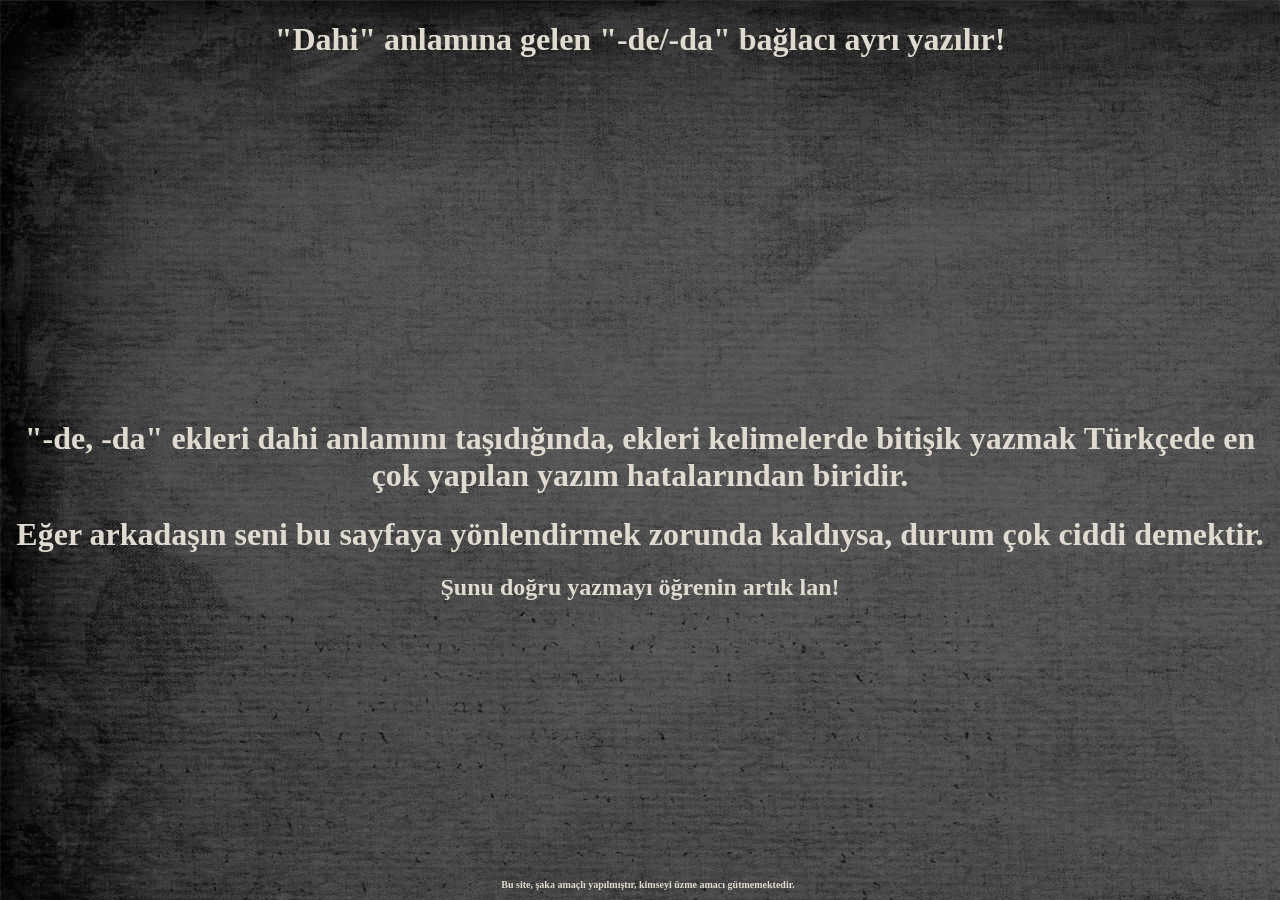
<file: baglacolandeayriyazilir.html>
<!DOCTYPE html>
<html>

<head>
	<meta http-equiv="Content-Type" content="text/html; charset=utf-8" />
  <title>DE AYRI!</title>
</head>

<style>
body{
color: #e0dbd1;
font-family:Comic Sans MS;
}


.footer{ 
       position: fixed;     
       text-align: center;    
       bottom: 10px; 
       width: 100%;
	   font-size: 10px;
	   font-family:Times New Roman;
}

</style>

<body background="chalkboard.jpg">
<h1 align="center">"Dahi" anlamına gelen "-de/-da" bağlacı ayrı yazılır!</h1>
<center>
<iframe width="560" height="315" src="https://www.youtube.com/embed/9ayEYWTuOj8?autoplay=1" 
frameborder="0" allow="autoplay;" allowfullscreen></iframe>
<h1>"-de, -da" ekleri dahi anlamını taşıdığında, ekleri kelimelerde bitişik yazmak Türkçede en çok yapılan yazım hatalarından biridir.</h1>

<h1>Eğer arkadaşın seni bu sayfaya yönlendirmek zorunda kaldıysa, durum çok ciddi demektir.</h1>
<h2>Şunu doğru yazmayı öğrenin artık lan!<h2>

<div class="footer">
    Bu site, şaka amaçlı yapılmıştır, kimseyi üzme amacı gütmemektedir.
</div>

<p></p>

</body>
</html>
</file>
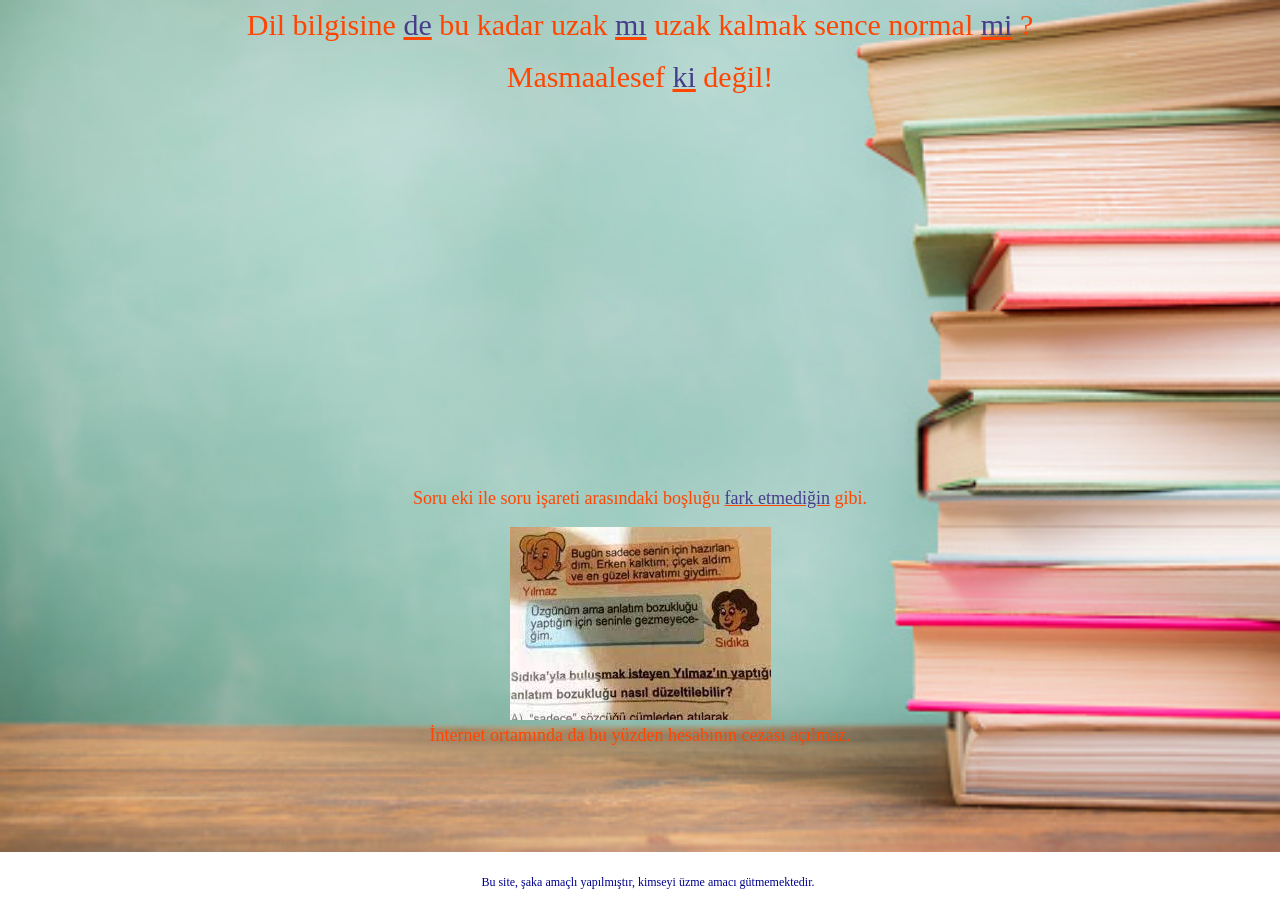
<file: dilbilgisi.html>
<!DOCTYPE html>
<html lang="en">
<head>
    <meta charset="UTF-8">
    <title>DİL BİLGİSİNE ÖNEM VER!</title>

    <style>

        body {
            color: #e0dbd1;
            font-family: Comic Sans MS, serif;
            background-image: url("img/books-table.jpg");
            height: 100%;
            background-repeat: no-repeat;
            background-size: cover;
        }


        .footer {
            color: darkblue;
            position: fixed;
            text-align: center;
            bottom: 10px;
            width: 100%;
            font-size: 12px;
            font-family: Times New Roman, serif;
        }

        .container {

            text-align: center;
            font-size: 30px;
            color: orangered;
        }

        .smaller-container {

            text-align: center;
            font-size: 18px;
            color: orangered;
        }

        .simple-text {

            text-align: center;
        }

        .highlight-magenta {

            color: darkslateblue;
            text-decoration: underline orangered;
            animation: blinker-de 0.75s linear infinite;
        }

        @keyframes blinker-de {
            50% {
                opacity: 0;
            }
        }
    </style>
</head>
<body>

    <div class="container">
        <span class="simple-text">Dil bilgisine</span>
        <span class="highlight-magenta">de</span>
        <span class="simple-text">bu kadar uzak</span>
        <span class="highlight-magenta">mı</span>
        <span class="simple-text">uzak kalmak sence normal</span>
        <span class="highlight-magenta">mi</span>
        <span class="question-mark">?</span>
    </div>

    <br>

    <div class="container">
        <span class="simple-text">Masmaalesef</span>
        <span class="highlight-magenta">ki</span>
        <span class="simple-text">değil!</span>
    </div>

    <br>
    <br>

    <div class="container">
        <iframe width="560" height="315" src="https://www.youtube.com/embed/TOzSO4nakpQ?autoplay=1" frameborder="0"
                allow="autoplay;" allowfullscreen=""></iframe>
    </div>

    <br>
    <br>
    <div class="smaller-container">
        <span class="simple-text">Soru eki ile soru işareti arasındaki boşluğu</span>
        <span class="highlight-magenta">fark etmediğin</span>
        <span class="simple-text">gibi.</span>
    </div>

    <br>
    <div class="smaller-container">
        <img src="img/anlatim-bozuklugu.jpg" />
        <div></div>
        <span>İnternet ortamında da bu yüzden hesabının cezası açılmaz.</span>
    </div>

    <div class="footer">
        Bu site, şaka amaçlı yapılmıştır, kimseyi üzme amacı gütmemektedir.
    </div>
</body>
</html>
</file>
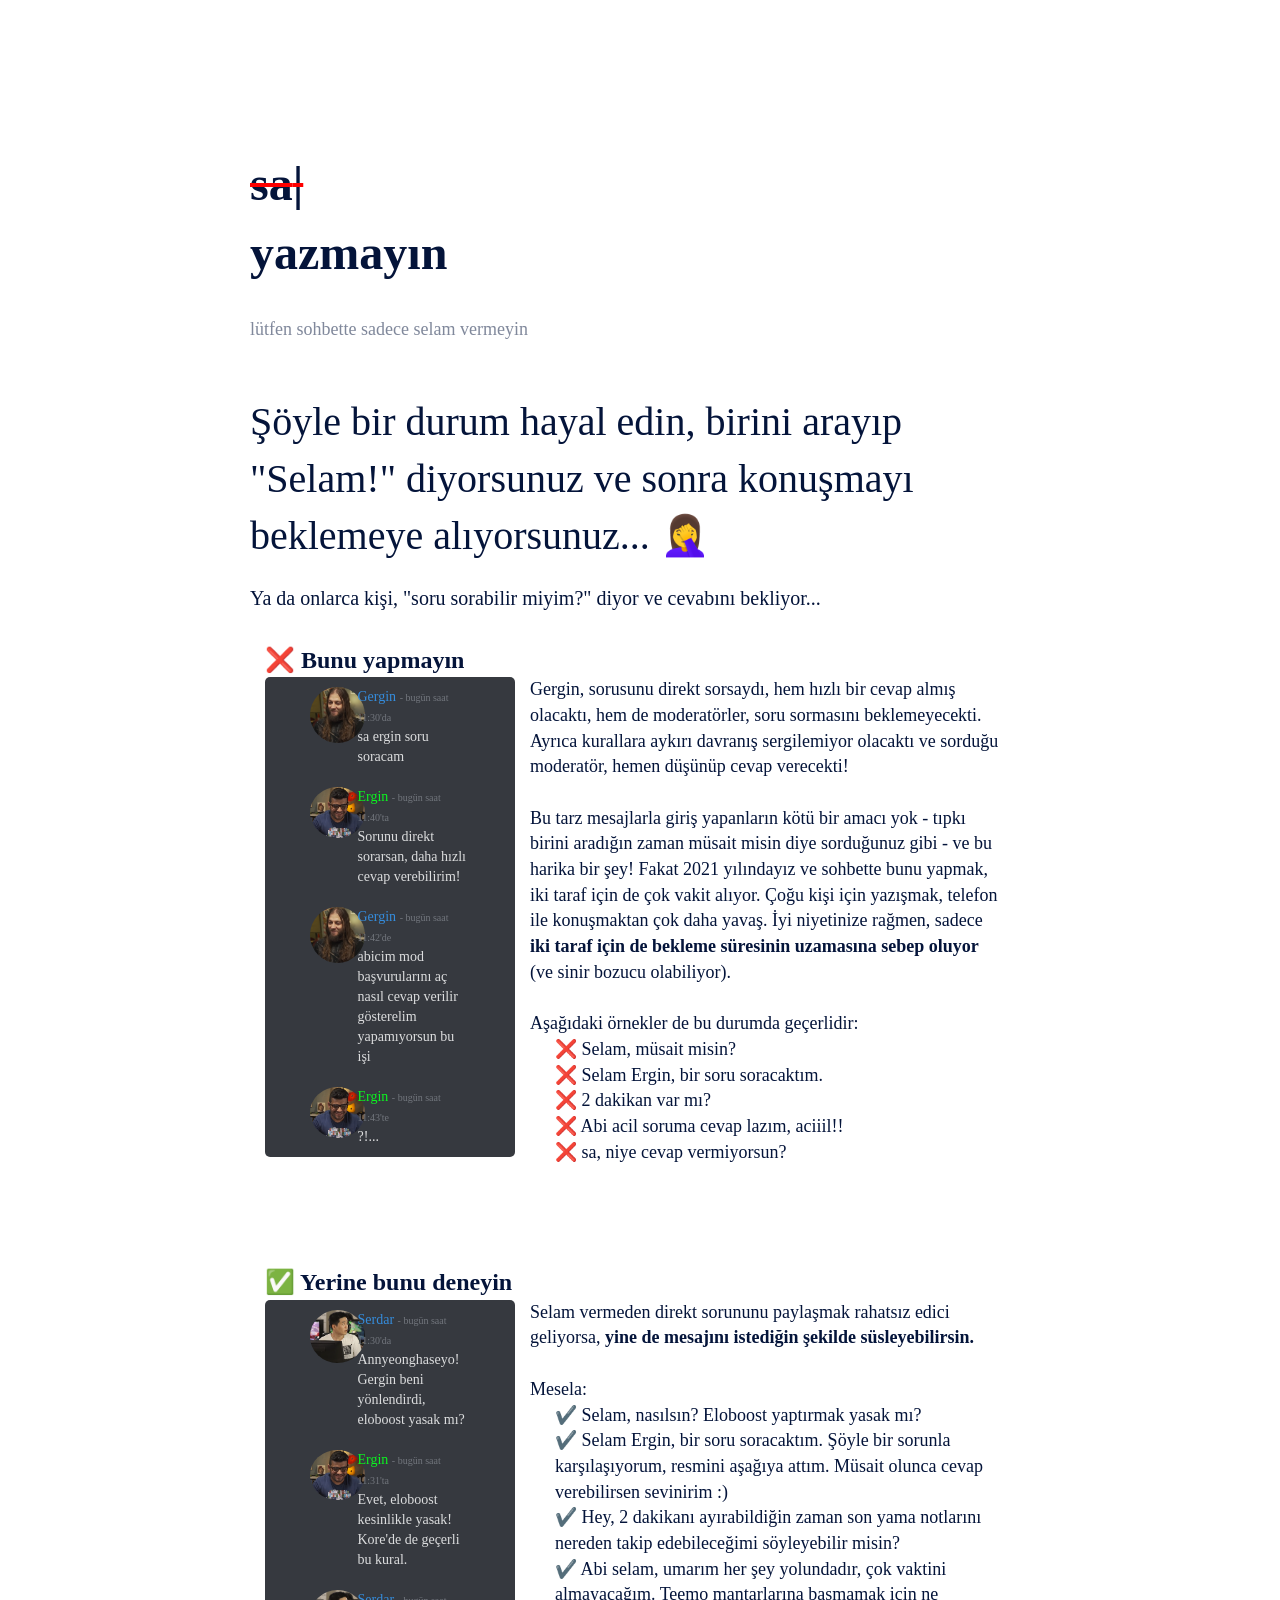
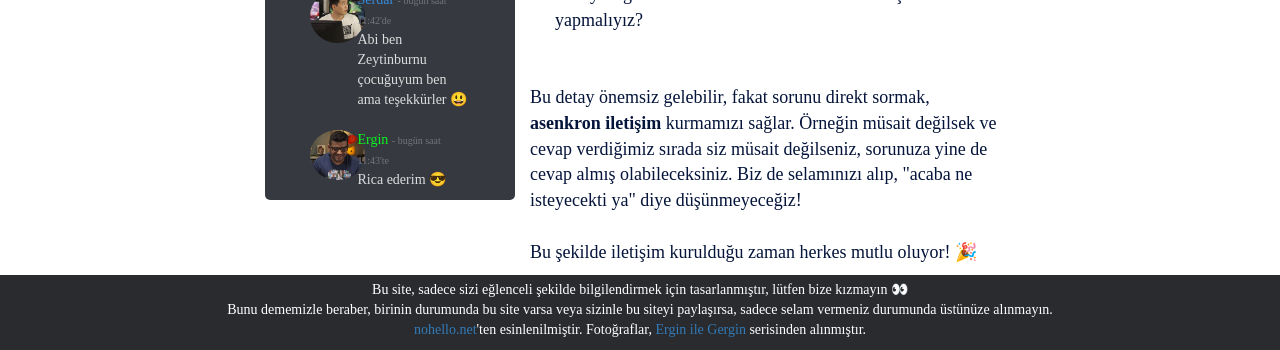
<file: selam.html>
﻿<!DOCTYPE html>
<html lang="en">
    <head>
        <title>Selam, soru sorabilir miyim?</title>
        <!-- Import style.css from root directory -->
        <link rel="stylesheet" href="./mod/style.css"/>
        <link rel="stylesheet" href="https://maxcdn.bootstrapcdn.com/bootstrap/3.3.7/css/bootstrap.min.css"
            integrity="sha384-BVYiiSIFeK1dGmJRAkycuHAHRg32OmUcww7on3RYdg4Va+PmSTsz/K68vbdEjh4u" crossorigin="anonymous">
			<meta http-equiv="Content-Type" content="text/html; charset=iso-8859-9" />
    </head>
    <body class="body">
        <div class="page-container">
            <div class="col-lg-12 content-wrap">
                <div class="headings">
                    <span class="text-slider-items">
                    sa, slm, selam, merhaba, iyi günler, iyi akşamlar, selamün aleyküm, günaydın, merhabaaaaaa, soru sorabilir miyim, sorum var
                    </span>
                    <strong class="text-slider">
                    <strike style="color:red;">
                    <span class="strike-text"/>
                    </strike>
					<br>
                    <span>yazmayın</span>
                    </strong>
                    <div class="subtitle">lütfen sohbette sadece selam vermeyin</div>
                </div>
                <div class="imagine">
                    Şöyle bir durum hayal edin, birini arayıp "Selam!" diyorsunuz ve sonra konuşmayı beklemeye alıyorsunuz... 🤦‍♀
                </div>
                <div class="imagine-sub">
                    Ya da onlarca kişi, "soru sorabilir miyim?" diyor ve cevabını bekliyor...
                </div>
                <div style="margin-top: 30px;">
                    <div class="col-lg-12">
                        <div class="explanation-title">❌ Bunu yapmayın</div>
                        <div class="col-lg-4 explanation-left discord-box">
                            <div class="col-lg-12 explanation-box">
                                <div class="col-lg-3">
                                    <img src="./mod/gergin.png" class="discord-avatar">
                                </div>
                                <div class="col-lg-9">
                                    <div>
                                        <span class="discord-username"> Gergin</span>
                                        <span class="discord-timestamp"> - bugün saat 11:30'da</span>
                                    </div>
                                    <div class="discord-chat">sa ergin soru soracam</div>
                                </div>
                            </div>
                            <div class="col-lg-12 explanation-box">
                                <div class="col-lg-3">
                                    <img src="./mod/ergin.png" class="discord-avatar">
                                </div>
                                <div class="col-lg-9">
                                    <div>
                                        <span class="discord-username-2"> Ergin</span>
                                        <span class="discord-timestamp"> - bugün saat 11:40'ta</span>
                                    </div>
                                    <div class="discord-chat">Sorunu direkt sorarsan, daha hızlı cevap verebilirim!</div>
                                </div>
                            </div>
                            <div class="col-lg-12 explanation-box">
                                <div class="col-lg-3">
                                    <img src="./mod/gergin.png" class="discord-avatar">
                                </div>
                                <div class="col-lg-9">
                                    <div>
                                        <span class="discord-username"> Gergin</span>
                                        <span class="discord-timestamp"> - bugün saat 11:42'de</span>
                                    </div>
                                    <div class="discord-chat">abicim mod başvurularını aç nasıl cevap verilir gösterelim yapamıyorsun bu
                                        işi
                                    </div>
                                </div>
                            </div>
                            <div class="col-lg-12 explanation-box">
                                <div class="col-lg-3">
                                    <img src="./mod/ergin.png" class="discord-avatar">
                                </div>
                                <div class="col-lg-9">
                                    <div>
                                        <span class="discord-username-2"> Ergin</span>
                                        <span class="discord-timestamp"> - bugün saat 11:43'te</span>
                                    </div>
                                    <div class="discord-chat">?!...</div>
                                </div>
                            </div>
                        </div>
                        <div class="col-lg-8 explanation-description">
                            <span>Gergin, sorusunu direkt sorsaydı, hem hızlı bir cevap almış olacaktı, hem de moderatörler, soru sormasını beklemeyecekti. Ayrıca kurallara aykırı davranış sergilemiyor olacaktı ve sorduğu moderatör, hemen düşünüp cevap verecekti!</span>
                            <br><br>
                            <span>Bu tarz mesajlarla giriş yapanların kötü bir amacı yok - tıpkı birini aradığın zaman müsait misin diye sorduğunuz gibi - ve bu harika bir şey! Fakat 2021 yılındayız ve sohbette bunu yapmak, iki taraf için de çok vakit alıyor. Çoğu kişi için yazışmak, telefon ile konuşmaktan çok daha yavaş. İyi niyetinize rağmen, sadece <strong>iki taraf için de bekleme süresinin uzamasına sebep oluyor</strong> (ve sinir bozucu olabiliyor).</span>
                            <br><br>
                            <span>Aşağıdaki örnekler de bu durumda geçerlidir:</span>
                            <div style="margin-left:25px">❌ Selam, müsait misin?</div>
                            <div style="margin-left:25px">❌ Selam Ergin, bir soru soracaktım.</div>
                            <div style="margin-left:25px">❌ 2 dakikan var mı?</div>
                            <div style="margin-left:25px">❌ Abi acil soruma cevap lazım, aciiil!!</div>
                            <div style="margin-left:25px">❌ sa, niye cevap vermiyorsun?</div>
                        </div>
                    </div>
                    <div class="col-lg-12" style="margin-top:100px;">
                        <div class="explanation-title">✅ Yerine bunu deneyin</div>
                        <div class="col-lg-4 explanation-left discord-box">
                            <div class="col-lg-12 explanation-box">
                                <div class="col-lg-3">
                                    <img src="./mod/serdar.png" class="discord-avatar">
                                </div>
                                <div class="col-lg-9">
                                    <div>
                                        <span class="discord-username"> Serdar</span>
                                        <span class="discord-timestamp"> - bugün saat 11:30'da</span>
                                    </div>
                                    <div class="discord-chat">Annyeonghaseyo! Gergin beni yönlendirdi, eloboost yasak mı?</div>
                                </div>
                            </div>
                            <div class="col-lg-12 explanation-box">
                                <div class="col-lg-3">
                                    <img src="./mod/ergin.png" class="discord-avatar">
                                </div>
                                <div class="col-lg-9">
                                    <div>
                                        <span class="discord-username-2"> Ergin</span>
                                        <span class="discord-timestamp"> - bugün saat 11:31'ta</span>
                                    </div>
                                    <div class="discord-chat">Evet, eloboost kesinlikle yasak! Kore'de de geçerli bu kural.</div>
                                </div>
                            </div>
                            <div class="col-lg-12 explanation-box">
                                <div class="col-lg-3">
                                    <img src="./mod/serdar.png" class="discord-avatar">
                                </div>
                                <div class="col-lg-9">
                                    <div>
                                        <span class="discord-username"> Serdar</span>
                                        <span class="discord-timestamp"> - bugün saat 11:42'de</span>
                                    </div>
                                    <div class="discord-chat">Abi ben Zeytinburnu çocuğuyum ben ama teşekkürler 😃</div>
                                </div>
                            </div>
                            <div class="col-lg-12 explanation-box">
                                <div class="col-lg-3">
                                    <img src="./mod/ergin.png" class="discord-avatar">
                                </div>
                                <div class="col-lg-9">
                                    <div>
                                        <span class="discord-username-2"> Ergin</span>
                                        <span class="discord-timestamp"> - bugün saat 11:43'te</span>
                                    </div>
                                    <div class="discord-chat">Rica ederim 😎</div>
                                </div>
                            </div>
                        </div>
                        <div class="col-lg-8 explanation-description">
                            <span>Selam vermeden direkt sorununu paylaşmak rahatsız edici geliyorsa, <strong>yine de mesajını istediğin şekilde süsleyebilirsin.</strong></span>
                            <br><br>
                            <span>Mesela: </span>
                            <div style="margin-left:25px">✔️ Selam, nasılsın? Eloboost yaptırmak yasak mı?</div>
                            <div style="margin-left:25px">✔️ Selam Ergin, bir soru soracaktım. Şöyle bir sorunla karşılaşıyorum, resmini
                                aşağıya attım. Müsait olunca cevap verebilirsen sevinirim :)
                            </div>
                            <div style="margin-left:25px">✔️ Hey, 2 dakikanı ayırabildiğin zaman son yama notlarını nereden takip
                                edebileceğimi söyleyebilir misin?
                            </div>
                            <div style="margin-left:25px">✔️ Abi selam, umarım her şey yolundadır, çok vaktini almayacağım. Teemo
                                mantarlarına basmamak için ne yapmalıyız?
                            </div>
                            <br><br>
                            <span>Bu detay önemsiz gelebilir, fakat sorunu direkt sormak, <strong>asenkron iletişim</strong> kurmamızı sağlar. Örneğin müsait değilsek ve cevap verdiğimiz sırada siz müsait değilseniz, sorunuza yine de cevap almış olabileceksiniz. Biz de selamınızı alıp, "acaba ne isteyecekti ya" diye düşünmeyeceğiz!</span>
                            <br><br>
                            <span>Bu şekilde iletişim kurulduğu zaman herkes mutlu oluyor! 🎉</span>
                        </div>
                    </div>
                </div>
            </div>
            <div class="col-lg-12 footer">
                <div>
                    <span>Bu site, sadece sizi eğlenceli şekilde bilgilendirmek için tasarlanmıştır, lütfen bize kızmayın 👀</span>
                    <br>
                    <span>Bunu dememizle beraber, birinin durumunda bu site varsa veya sizinle bu siteyi paylaşırsa, sadece selam vermeniz durumunda üstünüze alınmayın.</span>
                    <br>
                    <a href="https://nohello.net/">nohello.net</a>'ten esinlenilmiştir. Fotoğraflar, <a
                        href="https://www.youtube.com/watch?v=1KZG-dCqbig&list=PLxDb7LeqwwoDYiGscLExfOIgk-GCvHYq1&ab_channel=LeagueofLegendsT%C3%BCrkiye">Ergin ile Gergin</a> serisinden alınmıştır.
                </div>
            </div>
        </div>
        <!-- Import typed.min.js file from typed.js folder -->
        <script src=
            "./mod/typed.js-master/lib/typed.min.js"></script>
        <!-- Add jquery cdn -->
        <script type="text/javascript" src="https://ajax.googleapis.com/ajax/libs/jquery/3.5.1/jquery.min.js"></script>
        <!-- Add this script for successful
            implementation of typed.js -->
        <script>
            if ($(".text-slider").length == 1) {

                var typed_strings =
                    $(".text-slider-items").text();

                var typed = new Typed(".strike-text", {
                    strings: typed_strings.split(", "),
                    typeSpeed: 50,
                    loop: true,
                    backDelay: 1500,
                    backSpeed: 30,
                    smartBackspace: false,
                    shuffle: true
                });
            }
        </script>
    </body>
</html>
</file>
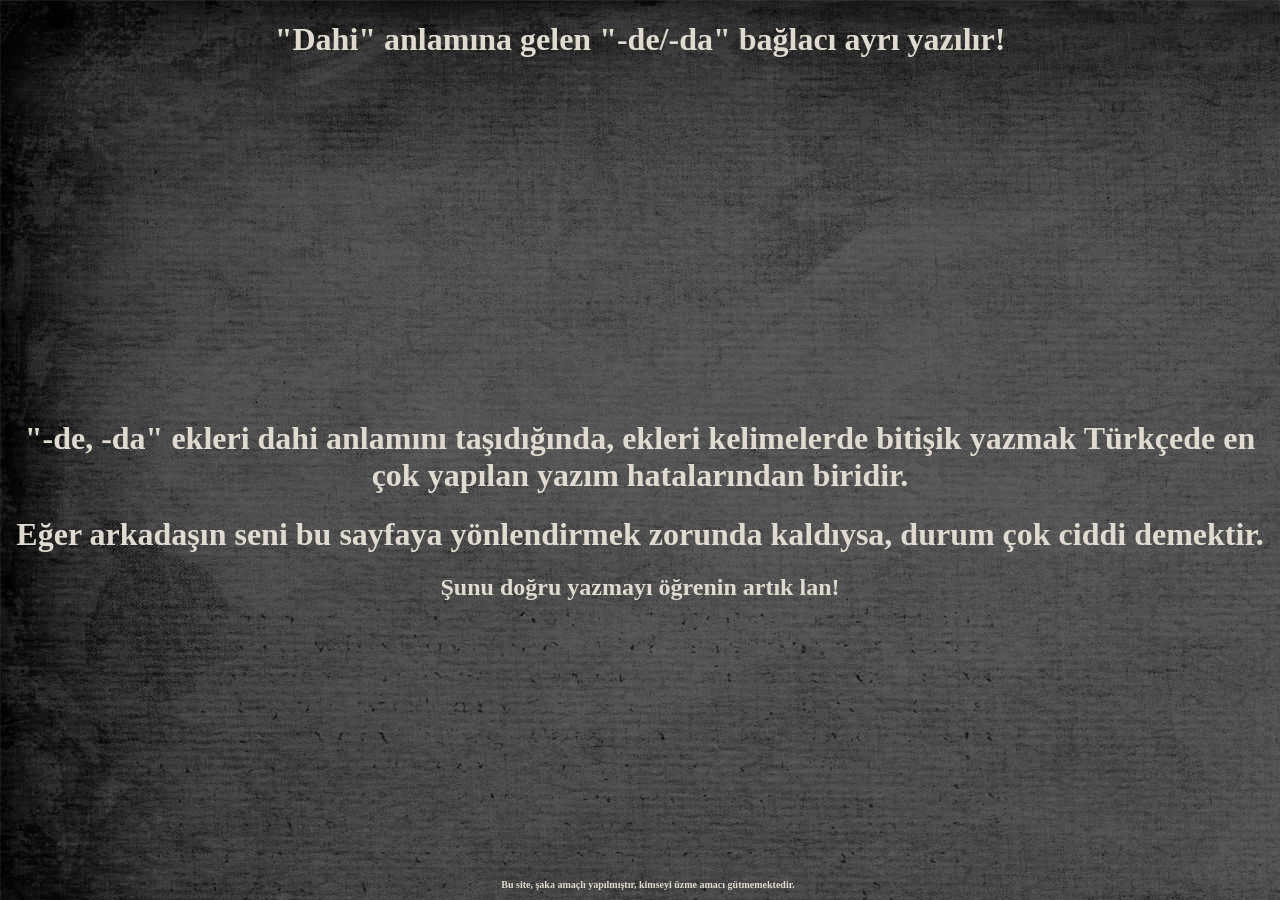
<file: site/baglacolandeayriyazilir.html>
<!DOCTYPE html>
<html>

<head>
	<meta http-equiv="Content-Type" content="text/html; charset=utf-8" />
  <title>DE AYRI!</title>
</head>

<style>
body{
color: #e0dbd1;
font-family:Comic Sans MS;
}


.footer{ 
       position: fixed;     
       text-align: center;    
       bottom: 10px; 
       width: 100%;
	   font-size: 10px;
	   font-family:Times New Roman;
}

</style>

<body background="img/chalkboard.jpg">
<h1 align="center">"Dahi" anlamına gelen "-de/-da" bağlacı ayrı yazılır!</h1>
<center>
<iframe width="560" height="315" src="https://www.youtube.com/embed/9ayEYWTuOj8?autoplay=1" 
frameborder="0" allow="autoplay;" allowfullscreen></iframe>
<h1>"-de, -da" ekleri dahi anlamını taşıdığında, ekleri kelimelerde bitişik yazmak Türkçede en çok yapılan yazım hatalarından biridir.</h1>

<h1>Eğer arkadaşın seni bu sayfaya yönlendirmek zorunda kaldıysa, durum çok ciddi demektir.</h1>
<h2>Şunu doğru yazmayı öğrenin artık lan!<h2>

<div class="footer">
    Bu site, şaka amaçlı yapılmıştır, kimseyi üzme amacı gütmemektedir.
</div>

<p></p>

</body>
</html>
</file>
<file: site/css/linearicons.css>
@font-face {
	font-family: 'Linearicons-Free';
	src:url('../fonts/Linearicons-Free.eot?w118d');
	src:url('../fonts/Linearicons-Free.eot?#iefixw118d') format('embedded-opentype'),
		url('../fonts/Linearicons-Free.woff2?w118d') format('woff2'),
		url('../fonts/Linearicons-Free.woff?w118d') format('woff'),
		url('../fonts/Linearicons-Free.ttf?w118d') format('truetype'),
		url('../fonts/Linearicons-Free.svg?w118d#Linearicons-Free') format('svg');
	font-weight: normal;
	font-style: normal;
}

.lnr {
	font-family: 'Linearicons-Free';
	speak: none;
	font-style: normal;
	font-weight: normal;
	font-variant: normal;
	text-transform: none;
	line-height: 1;

	/* Better Font Rendering =========== */
	-webkit-font-smoothing: antialiased;
	-moz-osx-font-smoothing: grayscale;
}

.lnr-home:before {
	content: "\e800";
}
.lnr-apartment:before {
	content: "\e801";
}
.lnr-pencil:before {
	content: "\e802";
}
.lnr-magic-wand:before {
	content: "\e803";
}
.lnr-drop:before {
	content: "\e804";
}
.lnr-lighter:before {
	content: "\e805";
}
.lnr-poop:before {
	content: "\e806";
}
.lnr-sun:before {
	content: "\e807";
}
.lnr-moon:before {
	content: "\e808";
}
.lnr-cloud:before {
	content: "\e809";
}
.lnr-cloud-upload:before {
	content: "\e80a";
}
.lnr-cloud-download:before {
	content: "\e80b";
}
.lnr-cloud-sync:before {
	content: "\e80c";
}
.lnr-cloud-check:before {
	content: "\e80d";
}
.lnr-database:before {
	content: "\e80e";
}
.lnr-lock:before {
	content: "\e80f";
}
.lnr-cog:before {
	content: "\e810";
}
.lnr-trash:before {
	content: "\e811";
}
.lnr-dice:before {
	content: "\e812";
}
.lnr-heart:before {
	content: "\e813";
}
.lnr-star:before {
	content: "\e814";
}
.lnr-star-half:before {
	content: "\e815";
}
.lnr-star-empty:before {
	content: "\e816";
}
.lnr-flag:before {
	content: "\e817";
}
.lnr-envelope:before {
	content: "\e818";
}
.lnr-paperclip:before {
	content: "\e819";
}
.lnr-inbox:before {
	content: "\e81a";
}
.lnr-eye:before {
	content: "\e81b";
}
.lnr-printer:before {
	content: "\e81c";
}
.lnr-file-empty:before {
	content: "\e81d";
}
.lnr-file-add:before {
	content: "\e81e";
}
.lnr-enter:before {
	content: "\e81f";
}
.lnr-exit:before {
	content: "\e820";
}
.lnr-graduation-hat:before {
	content: "\e821";
}
.lnr-license:before {
	content: "\e822";
}
.lnr-music-note:before {
	content: "\e823";
}
.lnr-film-play:before {
	content: "\e824";
}
.lnr-camera-video:before {
	content: "\e825";
}
.lnr-camera:before {
	content: "\e826";
}
.lnr-picture:before {
	content: "\e827";
}
.lnr-book:before {
	content: "\e828";
}
.lnr-bookmark:before {
	content: "\e829";
}
.lnr-user:before {
	content: "\e82a";
}
.lnr-users:before {
	content: "\e82b";
}
.lnr-shirt:before {
	content: "\e82c";
}
.lnr-store:before {
	content: "\e82d";
}
.lnr-cart:before {
	content: "\e82e";
}
.lnr-tag:before {
	content: "\e82f";
}
.lnr-phone-handset:before {
	content: "\e830";
}
.lnr-phone:before {
	content: "\e831";
}
.lnr-pushpin:before {
	content: "\e832";
}
.lnr-map-marker:before {
	content: "\e833";
}
.lnr-map:before {
	content: "\e834";
}
.lnr-location:before {
	content: "\e835";
}
.lnr-calendar-full:before {
	content: "\e836";
}
.lnr-keyboard:before {
	content: "\e837";
}
.lnr-spell-check:before {
	content: "\e838";
}
.lnr-screen:before {
	content: "\e839";
}
.lnr-smartphone:before {
	content: "\e83a";
}
.lnr-tablet:before {
	content: "\e83b";
}
.lnr-laptop:before {
	content: "\e83c";
}
.lnr-laptop-phone:before {
	content: "\e83d";
}
.lnr-power-switch:before {
	content: "\e83e";
}
.lnr-bubble:before {
	content: "\e83f";
}
.lnr-heart-pulse:before {
	content: "\e840";
}
.lnr-construction:before {
	content: "\e841";
}
.lnr-pie-chart:before {
	content: "\e842";
}
.lnr-chart-bars:before {
	content: "\e843";
}
.lnr-gift:before {
	content: "\e844";
}
.lnr-diamond:before {
	content: "\e845";
}
.lnr-linearicons:before {
	content: "\e846";
}
.lnr-dinner:before {
	content: "\e847";
}
.lnr-coffee-cup:before {
	content: "\e848";
}
.lnr-leaf:before {
	content: "\e849";
}
.lnr-paw:before {
	content: "\e84a";
}
.lnr-rocket:before {
	content: "\e84b";
}
.lnr-briefcase:before {
	content: "\e84c";
}
.lnr-bus:before {
	content: "\e84d";
}
.lnr-car:before {
	content: "\e84e";
}
.lnr-train:before {
	content: "\e84f";
}
.lnr-bicycle:before {
	content: "\e850";
}
.lnr-wheelchair:before {
	content: "\e851";
}
.lnr-select:before {
	content: "\e852";
}
.lnr-earth:before {
	content: "\e853";
}
.lnr-smile:before {
	content: "\e854";
}
.lnr-sad:before {
	content: "\e855";
}
.lnr-neutral:before {
	content: "\e856";
}
.lnr-mustache:before {
	content: "\e857";
}
.lnr-alarm:before {
	content: "\e858";
}
.lnr-bullhorn:before {
	content: "\e859";
}
.lnr-volume-high:before {
	content: "\e85a";
}
.lnr-volume-medium:before {
	content: "\e85b";
}
.lnr-volume-low:before {
	content: "\e85c";
}
.lnr-volume:before {
	content: "\e85d";
}
.lnr-mic:before {
	content: "\e85e";
}
.lnr-hourglass:before {
	content: "\e85f";
}
.lnr-undo:before {
	content: "\e860";
}
.lnr-redo:before {
	content: "\e861";
}
.lnr-sync:before {
	content: "\e862";
}
.lnr-history:before {
	content: "\e863";
}
.lnr-clock:before {
	content: "\e864";
}
.lnr-download:before {
	content: "\e865";
}
.lnr-upload:before {
	content: "\e866";
}
.lnr-enter-down:before {
	content: "\e867";
}
.lnr-exit-up:before {
	content: "\e868";
}
.lnr-bug:before {
	content: "\e869";
}
.lnr-code:before {
	content: "\e86a";
}
.lnr-link:before {
	content: "\e86b";
}
.lnr-unlink:before {
	content: "\e86c";
}
.lnr-thumbs-up:before {
	content: "\e86d";
}
.lnr-thumbs-down:before {
	content: "\e86e";
}
.lnr-magnifier:before {
	content: "\e86f";
}
.lnr-cross:before {
	content: "\e870";
}
.lnr-menu:before {
	content: "\e871";
}
.lnr-list:before {
	content: "\e872";
}
.lnr-chevron-up:before {
	content: "\e873";
}
.lnr-chevron-down:before {
	content: "\e874";
}
.lnr-chevron-left:before {
	content: "\e875";
}
.lnr-chevron-right:before {
	content: "\e876";
}
.lnr-arrow-up:before {
	content: "\e877";
}
.lnr-arrow-down:before {
	content: "\e878";
}
.lnr-arrow-left:before {
	content: "\e879";
}
.lnr-arrow-right:before {
	content: "\e87a";
}
.lnr-move:before {
	content: "\e87b";
}
.lnr-warning:before {
	content: "\e87c";
}
.lnr-question-circle:before {
	content: "\e87d";
}
.lnr-menu-circle:before {
	content: "\e87e";
}
.lnr-checkmark-circle:before {
	content: "\e87f";
}
.lnr-cross-circle:before {
	content: "\e880";
}
.lnr-plus-circle:before {
	content: "\e881";
}
.lnr-circle-minus:before {
	content: "\e882";
}
.lnr-arrow-up-circle:before {
	content: "\e883";
}
.lnr-arrow-down-circle:before {
	content: "\e884";
}
.lnr-arrow-left-circle:before {
	content: "\e885";
}
.lnr-arrow-right-circle:before {
	content: "\e886";
}
.lnr-chevron-up-circle:before {
	content: "\e887";
}
.lnr-chevron-down-circle:before {
	content: "\e888";
}
.lnr-chevron-left-circle:before {
	content: "\e889";
}
.lnr-chevron-right-circle:before {
	content: "\e88a";
}
.lnr-crop:before {
	content: "\e88b";
}
.lnr-frame-expand:before {
	content: "\e88c";
}
.lnr-frame-contract:before {
	content: "\e88d";
}
.lnr-layers:before {
	content: "\e88e";
}
.lnr-funnel:before {
	content: "\e88f";
}
.lnr-text-format:before {
	content: "\e890";
}
.lnr-text-format-remove:before {
	content: "\e891";
}
.lnr-text-size:before {
	content: "\e892";
}
.lnr-bold:before {
	content: "\e893";
}
.lnr-italic:before {
	content: "\e894";
}
.lnr-underline:before {
	content: "\e895";
}
.lnr-strikethrough:before {
	content: "\e896";
}
.lnr-highlight:before {
	content: "\e897";
}
.lnr-text-align-left:before {
	content: "\e898";
}
.lnr-text-align-center:before {
	content: "\e899";
}
.lnr-text-align-right:before {
	content: "\e89a";
}
.lnr-text-align-justify:before {
	content: "\e89b";
}
.lnr-line-spacing:before {
	content: "\e89c";
}
.lnr-indent-increase:before {
	content: "\e89d";
}
.lnr-indent-decrease:before {
	content: "\e89e";
}
.lnr-pilcrow:before {
	content: "\e89f";
}
.lnr-direction-ltr:before {
	content: "\e8a0";
}
.lnr-direction-rtl:before {
	content: "\e8a1";
}
.lnr-page-break:before {
	content: "\e8a2";
}
.lnr-sort-alpha-asc:before {
	content: "\e8a3";
}
.lnr-sort-amount-asc:before {
	content: "\e8a4";
}
.lnr-hand:before {
	content: "\e8a5";
}
.lnr-pointer-up:before {
	content: "\e8a6";
}
.lnr-pointer-right:before {
	content: "\e8a7";
}
.lnr-pointer-down:before {
	content: "\e8a8";
}
.lnr-pointer-left:before {
	content: "\e8a9";
}
</file>
<file: site/css/main.css>
/*--------------------------- Color variations ----------------------*/
/* Medium Layout: 1280px */
/* Tablet Layout: 768px */
/* Mobile Layout: 320px */
/* Wide Mobile Layout: 480px */
/* =================================== */
/*  Basic Style 
/* =================================== */
::-moz-selection {
  /* Code for Firefox */
  background-color: #8490ff;
  color: #fff;
}

::selection {
  background-color: #8490ff;
  color: #fff;
}

::-webkit-input-placeholder {
  /* WebKit, Blink, Edge */
  color: #777777;
  font-weight: 300;
}

:-moz-placeholder {
  /* Mozilla Firefox 4 to 18 */
  color: #777777;
  opacity: 1;
  font-weight: 300;
}

::-moz-placeholder {
  /* Mozilla Firefox 19+ */
  color: #777777;
  opacity: 1;
  font-weight: 300;
}

:-ms-input-placeholder {
  /* Internet Explorer 10-11 */
  color: #777777;
  font-weight: 300;
}

::-ms-input-placeholder {
  /* Microsoft Edge */
  color: #777777;
  font-weight: 300;
}

body {
  color: #777777;
  font-family: "Poppins", sans-serif;
  font-size: 14px;
  font-weight: 300;
  line-height: 1.625em;
  position: relative;
}

ol, ul {
  margin: 0;
  padding: 0;
  list-style: none;
}

select {
  display: block;
}

figure {
  margin: 0;
}

a {
  -webkit-transition: all 0.3s ease 0s;
  -moz-transition: all 0.3s ease 0s;
  -o-transition: all 0.3s ease 0s;
  transition: all 0.3s ease 0s;
}

iframe {
  border: 0;
}

a, a:focus, a:hover {
  text-decoration: none;
  outline: 0;
}

.btn.active.focus,
.btn.active:focus,
.btn.focus,
.btn.focus:active,
.btn:active:focus,
.btn:focus {
  text-decoration: none;
  outline: 0;
}

.card-panel {
  margin: 0;
  padding: 60px;
}

/**
 *  Typography
 *
 **/
.btn i, .btn-large i, .btn-floating i, .btn-large i, .btn-flat i {
  font-size: 1em;
  line-height: inherit;
}

.gray-bg {
  background: #f9f9ff;
}

h1, h2, h3,
h4, h5, h6 {
  font-family: "Poppins", sans-serif;
  color: #222222;
  line-height: 1.2em !important;
  margin-bottom: 0;
  margin-top: 0;
  font-weight: 600;
}

.h1, .h2, .h3,
.h4, .h5, .h6 {
  margin-bottom: 0;
  margin-top: 0;
  font-family: "Poppins", sans-serif;
  font-weight: 600;
  color: #222222;
}

h1, .h1 {
  font-size: 36px;
}

h2, .h2 {
  font-size: 30px;
}

h3, .h3 {
  font-size: 24px;
}

h4, .h4 {
  font-size: 18px;
}

h5, .h5 {
  font-size: 16px;
}

h6, .h6 {
  font-size: 14px;
  color: #222222;
}

td, th {
  border-radius: 0px;
}

/**
 * For modern browsers
 * 1. The space content is one way to avoid an Opera bug when the
 *    contenteditable attribute is included anywhere else in the document.
 *    Otherwise it causes space to appear at the top and bottom of elements
 *    that are clearfixed.
 * 2. The use of `table` rather than `block` is only necessary if using
 *    `:before` to contain the top-margins of child elements.
 */
.clear::before, .clear::after {
  content: " ";
  display: table;
}

.clear::after {
  clear: both;
}

.fz-11 {
  font-size: 11px;
}

.fz-12 {
  font-size: 12px;
}

.fz-13 {
  font-size: 13px;
}

.fz-14 {
  font-size: 14px;
}

.fz-15 {
  font-size: 15px;
}

.fz-16 {
  font-size: 16px;
}

.fz-18 {
  font-size: 18px;
}

.fz-30 {
  font-size: 30px;
}

.fz-48 {
  font-size: 48px !important;
}

.fw100 {
  font-weight: 100;
}

.fw300 {
  font-weight: 300;
}

.fw400 {
  font-weight: 400 !important;
}

.fw500 {
  font-weight: 500;
}

.f700 {
  font-weight: 700;
}

.fsi {
  font-style: italic;
}

.mt-10 {
  margin-top: 10px;
}

.mt-15 {
  margin-top: 15px;
}

.mt-20 {
  margin-top: 20px;
}

.mt-25 {
  margin-top: 25px;
}

.mt-30 {
  margin-top: 30px;
}

.mt-35 {
  margin-top: 35px;
}

.mt-40 {
  margin-top: 40px;
}

.mt-50 {
  margin-top: 50px;
}

.mt-60 {
  margin-top: 60px;
}

.mt-70 {
  margin-top: 70px;
}

.mt-80 {
  margin-top: 80px;
}

.mt-100 {
  margin-top: 100px;
}

.mt-120 {
  margin-top: 120px;
}

.mt-150 {
  margin-top: 150px;
}

.ml-0 {
  margin-left: 0 !important;
}

.ml-5 {
  margin-left: 5px !important;
}

.ml-10 {
  margin-left: 10px;
}

.ml-15 {
  margin-left: 15px;
}

.ml-20 {
  margin-left: 20px;
}

.ml-30 {
  margin-left: 30px;
}

.ml-50 {
  margin-left: 50px;
}

.mr-0 {
  margin-right: 0 !important;
}

.mr-5 {
  margin-right: 5px !important;
}

.mr-15 {
  margin-right: 15px;
}

.mr-10 {
  margin-right: 10px;
}

.mr-20 {
  margin-right: 20px;
}

.mr-30 {
  margin-right: 30px;
}

.mr-50 {
  margin-right: 50px;
}

.mb-0 {
  margin-bottom: 0px;
}

.mb-0-i {
  margin-bottom: 0px !important;
}

.mb-5 {
  margin-bottom: 5px;
}

.mb-10 {
  margin-bottom: 10px;
}

.mb-15 {
  margin-bottom: 15px;
}

.mb-20 {
  margin-bottom: 20px;
}

.mb-25 {
  margin-bottom: 25px;
}

.mb-30 {
  margin-bottom: 30px;
}

.mb-40 {
  margin-bottom: 40px;
}

.mb-50 {
  margin-bottom: 50px;
}

.mb-60 {
  margin-bottom: 60px;
}

.mb-70 {
  margin-bottom: 70px;
}

.mb-80 {
  margin-bottom: 80px;
}

.mb-90 {
  margin-bottom: 90px;
}

.mb-100 {
  margin-bottom: 100px;
}

.pt-0 {
  padding-top: 0px;
}

.pt-10 {
  padding-top: 10px;
}

.pt-15 {
  padding-top: 15px;
}

.pt-20 {
  padding-top: 20px;
}

.pt-25 {
  padding-top: 25px;
}

.pt-30 {
  padding-top: 30px;
}

.pt-40 {
  padding-top: 40px;
}

.pt-50 {
  padding-top: 50px;
}

.pt-60 {
  padding-top: 60px;
}

.pt-70 {
  padding-top: 70px;
}

.pt-80 {
  padding-top: 80px;
}

.pt-90 {
  padding-top: 90px;
}

.pt-100 {
  padding-top: 100px;
}

.pt-120 {
  padding-top: 120px;
}

.pt-150 {
  padding-top: 150px;
}

.pt-170 {
  padding-top: 170px;
}

.pb-0 {
  padding-bottom: 0px;
}

.pb-10 {
  padding-bottom: 10px;
}

.pb-15 {
  padding-bottom: 15px;
}

.pb-20 {
  padding-bottom: 20px;
}

.pb-25 {
  padding-bottom: 25px;
}

.pb-30 {
  padding-bottom: 30px;
}

.pb-40 {
  padding-bottom: 40px;
}

.pb-50 {
  padding-bottom: 50px;
}

.pb-60 {
  padding-bottom: 60px;
}

.pb-70 {
  padding-bottom: 70px;
}

.pb-80 {
  padding-bottom: 80px;
}

.pb-90 {
  padding-bottom: 90px;
}

.pb-100 {
  padding-bottom: 100px;
}

.pb-120 {
  padding-bottom: 120px;
}

.pb-150 {
  padding-bottom: 150px;
}

.pr-30 {
  padding-right: 30px;
}

.pl-30 {
  padding-left: 30px;
}

.pl-90 {
  padding-left: 90px;
}

.p-40 {
  padding: 40px;
}

.float-left {
  float: left;
}

.float-right {
  float: right;
}

.text-italic {
  font-style: italic;
}

.text-white {
  color: #fff;
}

.text-black {
  color: #000;
}

.transition {
  -webkit-transition: all 0.3s ease 0s;
  -moz-transition: all 0.3s ease 0s;
  -o-transition: all 0.3s ease 0s;
  transition: all 0.3s ease 0s;
}

.section-full {
  padding: 100px 0;
}

.section-half {
  padding: 75px 0;
}

.text-center {
  text-align: center;
}

.text-left {
  text-align: left;
}

.text-rigth {
  text-align: right;
}

.flex {
  display: -webkit-box;
  display: -webkit-flex;
  display: -moz-flex;
  display: -ms-flexbox;
  display: flex;
}

.inline-flex {
  display: -webkit-inline-box;
  display: -webkit-inline-flex;
  display: -moz-inline-flex;
  display: -ms-inline-flexbox;
  display: inline-flex;
}

.flex-grow {
  -webkit-box-flex: 1;
  -webkit-flex-grow: 1;
  -moz-flex-grow: 1;
  -ms-flex-positive: 1;
  flex-grow: 1;
}

.flex-wrap {
  -webkit-flex-wrap: wrap;
  -moz-flex-wrap: wrap;
  -ms-flex-wrap: wrap;
  flex-wrap: wrap;
}

.flex-left {
  -webkit-box-pack: start;
  -ms-flex-pack: start;
  -webkit-justify-content: flex-start;
  -moz-justify-content: flex-start;
  justify-content: flex-start;
}

.flex-middle {
  -webkit-box-align: center;
  -ms-flex-align: center;
  -webkit-align-items: center;
  -moz-align-items: center;
  align-items: center;
}

.flex-right {
  -webkit-box-pack: end;
  -ms-flex-pack: end;
  -webkit-justify-content: flex-end;
  -moz-justify-content: flex-end;
  justify-content: flex-end;
}

.flex-top {
  -webkit-align-self: flex-start;
  -moz-align-self: flex-start;
  -ms-flex-item-align: start;
  align-self: flex-start;
}

.flex-center {
  -webkit-box-pack: center;
  -ms-flex-pack: center;
  -webkit-justify-content: center;
  -moz-justify-content: center;
  justify-content: center;
}

.flex-bottom {
  -webkit-align-self: flex-end;
  -moz-align-self: flex-end;
  -ms-flex-item-align: end;
  align-self: flex-end;
}

.space-between {
  -webkit-box-pack: justify;
  -ms-flex-pack: justify;
  -webkit-justify-content: space-between;
  -moz-justify-content: space-between;
  justify-content: space-between;
}

.space-around {
  -ms-flex-pack: distribute;
  -webkit-justify-content: space-around;
  -moz-justify-content: space-around;
  justify-content: space-around;
}

.flex-column {
  -webkit-box-direction: normal;
  -webkit-box-orient: vertical;
  -webkit-flex-direction: column;
  -moz-flex-direction: column;
  -ms-flex-direction: column;
  flex-direction: column;
}

.flex-cell {
  display: -webkit-box;
  display: -webkit-flex;
  display: -moz-flex;
  display: -ms-flexbox;
  display: flex;
  -webkit-box-flex: 1;
  -webkit-flex-grow: 1;
  -moz-flex-grow: 1;
  -ms-flex-positive: 1;
  flex-grow: 1;
}

.display-table {
  display: table;
}

.light {
  color: #fff;
}

.dark {
  color: #000;
}

.relative {
  position: relative;
}

.overflow-hidden {
  overflow: hidden;
}

.overlay {
  position: absolute;
  left: 0;
  right: 0;
  top: 0;
  bottom: 0;
}

.container.fullwidth {
  width: 100%;
}

.container.no-padding {
  padding-left: 0;
  padding-right: 0;
}

.no-padding {
  padding: 0;
}

.section-bg {
  background: #f9fafc;
}

@media (max-width: 767px) {
  .no-flex-xs {
    display: block !important;
  }
}

.row.no-margin {
  margin-left: 0;
  margin-right: 0;
}

.sample-text-area {
  background: #fff;
  padding: 100px 0 70px 0;
}

.text-heading {
  margin-bottom: 30px;
  font-size: 24px;
}

h1 {
  font-size: 36px;
}

h2 {
  font-size: 30px;
}

h3 {
  font-size: 24px;
}

h4 {
  font-size: 18px;
}

h5 {
  font-size: 16px;
}

h6 {
  font-size: 14px;
}

h1, h2, h3, h4, h5, h6 {
  line-height: 1.5em;
}

.typography h1, .typography h2, .typography h3, .typography h4, .typography h5, .typography h6 {
  color: #777777;
}

.button-area {
  background: #fff;
}

.button-area .border-top-generic {
  padding: 70px 15px;
  border-top: 1px dotted #eee;
}

.button-group-area .genric-btn {
  margin-right: 10px;
  margin-top: 10px;
}

.button-group-area .genric-btn:last-child {
  margin-right: 0;
}

.genric-btn {
  display: inline-block;
  outline: none;
  line-height: 40px;
  padding: 0 30px;
  font-size: .8em;
  text-align: center;
  text-decoration: none;
  font-weight: 500;
  cursor: pointer;
  -webkit-transition: all 0.3s ease 0s;
  -moz-transition: all 0.3s ease 0s;
  -o-transition: all 0.3s ease 0s;
  transition: all 0.3s ease 0s;
}

.genric-btn:focus {
  outline: none;
}

.genric-btn.e-large {
  padding: 0 40px;
  line-height: 50px;
}

.genric-btn.large {
  line-height: 45px;
}

.genric-btn.medium {
  line-height: 30px;
}

.genric-btn.small {
  line-height: 25px;
}

.genric-btn.radius {
  border-radius: 3px;
}

.genric-btn.circle {
  border-radius: 20px;
}

.genric-btn.arrow {
  display: -webkit-inline-box;
  display: -ms-inline-flexbox;
  display: inline-flex;
  -webkit-box-align: center;
  -ms-flex-align: center;
  align-items: center;
}

.genric-btn.arrow span {
  margin-left: 10px;
}

.genric-btn.default {
  color: #222222;
  background: #f9f9ff;
  border: 1px solid transparent;
}

.genric-btn.default:hover {
  border: 1px solid #f9f9ff;
  background: #fff;
}

.genric-btn.default-border {
  border: 1px solid #f9f9ff;
  background: #fff;
}

.genric-btn.default-border:hover {
  color: #222222;
  background: #f9f9ff;
  border: 1px solid transparent;
}

.genric-btn.primary {
  color: #fff;
  background: #8490ff;
  border: 1px solid transparent;
}

.genric-btn.primary:hover {
  color: #8490ff;
  border: 1px solid #8490ff;
  background: #fff;
}

.genric-btn.primary-border {
  color: #8490ff;
  border: 1px solid #8490ff;
  background: #fff;
}

.genric-btn.primary-border:hover {
  color: #fff;
  background: #8490ff;
  border: 1px solid transparent;
}

.genric-btn.success {
  color: #fff;
  background: #4cd3e3;
  border: 1px solid transparent;
}

.genric-btn.success:hover {
  color: #4cd3e3;
  border: 1px solid #4cd3e3;
  background: #fff;
}

.genric-btn.success-border {
  color: #4cd3e3;
  border: 1px solid #4cd3e3;
  background: #fff;
}

.genric-btn.success-border:hover {
  color: #fff;
  background: #4cd3e3;
  border: 1px solid transparent;
}

.genric-btn.info {
  color: #fff;
  background: #38a4ff;
  border: 1px solid transparent;
}

.genric-btn.info:hover {
  color: #38a4ff;
  border: 1px solid #38a4ff;
  background: #fff;
}

.genric-btn.info-border {
  color: #38a4ff;
  border: 1px solid #38a4ff;
  background: #fff;
}

.genric-btn.info-border:hover {
  color: #fff;
  background: #38a4ff;
  border: 1px solid transparent;
}

.genric-btn.warning {
  color: #fff;
  background: #f4e700;
  border: 1px solid transparent;
}

.genric-btn.warning:hover {
  color: #f4e700;
  border: 1px solid #f4e700;
  background: #fff;
}

.genric-btn.warning-border {
  color: #f4e700;
  border: 1px solid #f4e700;
  background: #fff;
}

.genric-btn.warning-border:hover {
  color: #fff;
  background: #f4e700;
  border: 1px solid transparent;
}

.genric-btn.danger {
  color: #fff;
  background: #f44a40;
  border: 1px solid transparent;
}

.genric-btn.danger:hover {
  color: #f44a40;
  border: 1px solid #f44a40;
  background: #fff;
}

.genric-btn.danger-border {
  color: #f44a40;
  border: 1px solid #f44a40;
  background: #fff;
}

.genric-btn.danger-border:hover {
  color: #fff;
  background: #f44a40;
  border: 1px solid transparent;
}

.genric-btn.link {
  color: #222222;
  background: #f9f9ff;
  text-decoration: underline;
  border: 1px solid transparent;
}

.genric-btn.link:hover {
  color: #222222;
  border: 1px solid #f9f9ff;
  background: #fff;
}

.genric-btn.link-border {
  color: #222222;
  border: 1px solid #f9f9ff;
  background: #fff;
  text-decoration: underline;
}

.genric-btn.link-border:hover {
  color: #222222;
  background: #f9f9ff;
  border: 1px solid transparent;
}

.genric-btn.disable {
  color: #222222, 0.3;
  background: #f9f9ff;
  border: 1px solid transparent;
  cursor: not-allowed;
}

.generic-blockquote {
  padding: 30px 50px 30px 30px;
  background: #f9f9ff;
  border-left: 2px solid #8490ff;
}

.progress-table-wrap {
  overflow-x: scroll;
}

.progress-table {
  background: #f9f9ff;
  padding: 15px 0px 30px 0px;
}

.progress-table .serial {
  width: 11.83%;
}

.progress-table .skillset {
  width: 28.07%;
}

.progres-table .skillset .imgsize {
	
}
.progress-table .experience {
  width: 25.74%;
}

.progress-table .percentage {
  width: 40.36%;
  padding-right: 50px;
}

.progress-table .table-head {
  display: flex;
}

.progress-table .table-head .serial, .progress-table .table-head .skillset, .progress-table .table-head .experience, .progress-table .table-head .percentage {
  color: #222222;
  line-height: 40px;
  text-transform: uppercase;
  font-weight: 500;
}

.progress-table .table-row {
  padding: 10px 0;
  border-top: 1px solid #edf3fd;
  display: flex;
}

.progress-table .table-row .serial, .progress-table .table-row .skillset, .progress-table .table-row .experience, .progress-table .table-row .percentage {
  display: flex;
  align-items: center;
}

.progress-table .table-row .skillset img {
  margin-right: 7px;
}

.progress-table .table-row .percentage .progress {
  width: 80%;
  border-radius: 0px;
  background: transparent;
}

.progress-table .table-row .percentage .progress .progress-bar {
  height: 5px;
  line-height: 5px;
}

.progress-table .table-row .percentage .progress .progress-bar.color-1 {
  background-color: #6382e6;
}

.progress-table .table-row .percentage .progress .progress-bar.color-2 {
  background-color: #e66686;
}

.progress-table .table-row .percentage .progress .progress-bar.color-3 {
  background-color: #f09359;
}

.progress-table .table-row .percentage .progress .progress-bar.color-4 {
  background-color: #73fbaf;
}

.progress-table .table-row .percentage .progress .progress-bar.color-5 {
  background-color: #73fbaf;
}

.progress-table .table-row .percentage .progress .progress-bar.color-6 {
  background-color: #6382e6;
}

.progress-table .table-row .percentage .progress .progress-bar.color-7 {
  background-color: #a367e7;
}

.progress-table .table-row .percentage .progress .progress-bar.color-8 {
  background-color: #e66686;
}

.single-gallery-image {
  margin-top: 30px;
  background-repeat: no-repeat !important;
  background-position: center center !important;
  background-size: cover !important;
  height: 200px;
}

.list-style {
  width: 14px;
  height: 14px;
}

.unordered-list li {
  position: relative;
  padding-left: 30px;
  line-height: 1.82em !important;
}

.unordered-list li:before {
  content: "";
  position: absolute;
  width: 14px;
  height: 14px;
  border: 3px solid #8490ff;
  background: #fff;
  top: 4px;
  left: 0;
  border-radius: 50%;
}

.ordered-list {
  margin-left: 30px;
}

.ordered-list li {
  list-style-type: decimal-leading-zero;
  color: #8490ff;
  font-weight: 500;
  line-height: 1.82em !important;
}

.ordered-list li span {
  font-weight: 300;
  color: #777777;
}

.ordered-list-alpha li {
  margin-left: 30px;
  list-style-type: lower-alpha;
  color: #8490ff;
  font-weight: 500;
  line-height: 1.82em !important;
}

.ordered-list-alpha li span {
  font-weight: 300;
  color: #777777;
}

.ordered-list-roman li {
  margin-left: 30px;
  list-style-type: lower-roman;
  color: #8490ff;
  font-weight: 500;
  line-height: 1.82em !important;
}

.ordered-list-roman li span {
  font-weight: 300;
  color: #777777;
}

.single-input {
  display: block;
  width: 100%;
  line-height: 40px;
  border: none;
  outline: none;
  background: #f9f9ff;
  padding: 0 20px;
}

.single-input:focus {
  outline: none;
}

.input-group-icon {
  position: relative;
}

.input-group-icon .icon {
  position: absolute;
  left: 20px;
  top: 0;
  line-height: 40px;
  z-index: 3;
}

.input-group-icon .icon i {
  color: #797979;
}

.input-group-icon .single-input {
  padding-left: 45px;
}

.single-textarea {
  display: block;
  width: 100%;
  line-height: 40px;
  border: none;
  outline: none;
  background: #f9f9ff;
  padding: 0 20px;
  height: 100px;
  resize: none;
}

.single-textarea:focus {
  outline: none;
}

.single-input-primary {
  display: block;
  width: 100%;
  line-height: 40px;
  border: 1px solid transparent;
  outline: none;
  background: #f9f9ff;
  padding: 0 20px;
}

.single-input-primary:focus {
  outline: none;
  border: 1px solid #8490ff;
}

.single-input-accent {
  display: block;
  width: 100%;
  line-height: 40px;
  border: 1px solid transparent;
  outline: none;
  background: #f9f9ff;
  padding: 0 20px;
}

.single-input-accent:focus {
  outline: none;
  border: 1px solid #eb6b55;
}

.single-input-secondary {
  display: block;
  width: 100%;
  line-height: 40px;
  border: 1px solid transparent;
  outline: none;
  background: #f9f9ff;
  padding: 0 20px;
}

.single-input-secondary:focus {
  outline: none;
  border: 1px solid #f09359;
}

.default-switch {
  width: 35px;
  height: 17px;
  border-radius: 8.5px;
  background: #f9f9ff;
  position: relative;
  cursor: pointer;
}

.default-switch input {
  position: absolute;
  left: 0;
  top: 0;
  right: 0;
  bottom: 0;
  width: 100%;
  height: 100%;
  opacity: 0;
  cursor: pointer;
}

.default-switch input + label {
  position: absolute;
  top: 1px;
  left: 1px;
  width: 15px;
  height: 15px;
  border-radius: 50%;
  background: #8490ff;
  -webkit-transition: all 0.2s;
  -moz-transition: all 0.2s;
  -o-transition: all 0.2s;
  transition: all 0.2s;
  box-shadow: 0px 4px 5px 0px rgba(0, 0, 0, 0.2);
  cursor: pointer;
}

.default-switch input:checked + label {
  left: 19px;
}

.primary-switch {
  width: 35px;
  height: 17px;
  border-radius: 8.5px;
  background: #f9f9ff;
  position: relative;
  cursor: pointer;
}

.primary-switch input {
  position: absolute;
  left: 0;
  top: 0;
  right: 0;
  bottom: 0;
  width: 100%;
  height: 100%;
  opacity: 0;
}

.primary-switch input + label {
  position: absolute;
  left: 0;
  top: 0;
  right: 0;
  bottom: 0;
  width: 100%;
  height: 100%;
}

.primary-switch input + label:before {
  content: "";
  position: absolute;
  left: 0;
  top: 0;
  right: 0;
  bottom: 0;
  width: 100%;
  height: 100%;
  background: transparent;
  border-radius: 8.5px;
  cursor: pointer;
  -webkit-transition: all 0.2s;
  -moz-transition: all 0.2s;
  -o-transition: all 0.2s;
  transition: all 0.2s;
}

.primary-switch input + label:after {
  content: "";
  position: absolute;
  top: 1px;
  left: 1px;
  width: 15px;
  height: 15px;
  border-radius: 50%;
  background: #fff;
  -webkit-transition: all 0.2s;
  -moz-transition: all 0.2s;
  -o-transition: all 0.2s;
  transition: all 0.2s;
  box-shadow: 0px 4px 5px 0px rgba(0, 0, 0, 0.2);
  cursor: pointer;
}

.primary-switch input:checked + label:after {
  left: 19px;
}

.primary-switch input:checked + label:before {
  background: #8490ff;
}

.confirm-switch {
  width: 35px;
  height: 17px;
  border-radius: 8.5px;
  background: #f9f9ff;
  position: relative;
  cursor: pointer;
}

.confirm-switch input {
  position: absolute;
  left: 0;
  top: 0;
  right: 0;
  bottom: 0;
  width: 100%;
  height: 100%;
  opacity: 0;
}

.confirm-switch input + label {
  position: absolute;
  left: 0;
  top: 0;
  right: 0;
  bottom: 0;
  width: 100%;
  height: 100%;
}

.confirm-switch input + label:before {
  content: "";
  position: absolute;
  left: 0;
  top: 0;
  right: 0;
  bottom: 0;
  width: 100%;
  height: 100%;
  background: transparent;
  border-radius: 8.5px;
  -webkit-transition: all 0.2s;
  -moz-transition: all 0.2s;
  -o-transition: all 0.2s;
  transition: all 0.2s;
  cursor: pointer;
}

.confirm-switch input + label:after {
  content: "";
  position: absolute;
  top: 1px;
  left: 1px;
  width: 15px;
  height: 15px;
  border-radius: 50%;
  background: #fff;
  -webkit-transition: all 0.2s;
  -moz-transition: all 0.2s;
  -o-transition: all 0.2s;
  transition: all 0.2s;
  box-shadow: 0px 4px 5px 0px rgba(0, 0, 0, 0.2);
  cursor: pointer;
}

.confirm-switch input:checked + label:after {
  left: 19px;
}

.confirm-switch input:checked + label:before {
  background: #4cd3e3;
}

.primary-checkbox {
  width: 16px;
  height: 16px;
  border-radius: 3px;
  background: #f9f9ff;
  position: relative;
  cursor: pointer;
}

.primary-checkbox input {
  position: absolute;
  left: 0;
  top: 0;
  right: 0;
  bottom: 0;
  width: 100%;
  height: 100%;
  opacity: 0;
}

.primary-checkbox input + label {
  position: absolute;
  left: 0;
  top: 0;
  right: 0;
  bottom: 0;
  width: 100%;
  height: 100%;
  border-radius: 3px;
  cursor: pointer;
  border: 1px solid #f1f1f1;
}

.primary-checkbox input:checked + label {
  background: url(../img/elements/primary-check.png) no-repeat center center/cover;
  border: none;
}

.confirm-checkbox {
  width: 16px;
  height: 16px;
  border-radius: 3px;
  background: #f9f9ff;
  position: relative;
  cursor: pointer;
}

.confirm-checkbox input {
  position: absolute;
  left: 0;
  top: 0;
  right: 0;
  bottom: 0;
  width: 100%;
  height: 100%;
  opacity: 0;
}

.confirm-checkbox input + label {
  position: absolute;
  left: 0;
  top: 0;
  right: 0;
  bottom: 0;
  width: 100%;
  height: 100%;
  border-radius: 3px;
  cursor: pointer;
  border: 1px solid #f1f1f1;
}

.confirm-checkbox input:checked + label {
  background: url(../img/elements/success-check.png) no-repeat center center/cover;
  border: none;
}

.disabled-checkbox {
  width: 16px;
  height: 16px;
  border-radius: 3px;
  background: #f9f9ff;
  position: relative;
  cursor: pointer;
}

.disabled-checkbox input {
  position: absolute;
  left: 0;
  top: 0;
  right: 0;
  bottom: 0;
  width: 100%;
  height: 100%;
  opacity: 0;
}

.disabled-checkbox input + label {
  position: absolute;
  left: 0;
  top: 0;
  right: 0;
  bottom: 0;
  width: 100%;
  height: 100%;
  border-radius: 3px;
  cursor: pointer;
  border: 1px solid #f1f1f1;
}

.disabled-checkbox input:disabled {
  cursor: not-allowed;
  z-index: 3;
}

.disabled-checkbox input:checked + label {
  background: url(../img/elements/disabled-check.png) no-repeat center center/cover;
  border: none;
}

.primary-radio {
  width: 16px;
  height: 16px;
  border-radius: 8px;
  background: #f9f9ff;
  position: relative;
  cursor: pointer;
}

.primary-radio input {
  position: absolute;
  left: 0;
  top: 0;
  right: 0;
  bottom: 0;
  width: 100%;
  height: 100%;
  opacity: 0;
}

.primary-radio input + label {
  position: absolute;
  left: 0;
  top: 0;
  right: 0;
  bottom: 0;
  width: 100%;
  height: 100%;
  border-radius: 8px;
  cursor: pointer;
  border: 1px solid #f1f1f1;
}

.primary-radio input:checked + label {
  background: url(../img/elements/primary-radio.png) no-repeat center center/cover;
  border: none;
}

.confirm-radio {
  width: 16px;
  height: 16px;
  border-radius: 8px;
  background: #f9f9ff;
  position: relative;
  cursor: pointer;
}

.confirm-radio input {
  position: absolute;
  left: 0;
  top: 0;
  right: 0;
  bottom: 0;
  width: 100%;
  height: 100%;
  opacity: 0;
}

.confirm-radio input + label {
  position: absolute;
  left: 0;
  top: 0;
  right: 0;
  bottom: 0;
  width: 100%;
  height: 100%;
  border-radius: 8px;
  cursor: pointer;
  border: 1px solid #f1f1f1;
}

.confirm-radio input:checked + label {
  background: url(../img/elements/success-radio.png) no-repeat center center/cover;
  border: none;
}

.disabled-radio {
  width: 16px;
  height: 16px;
  border-radius: 8px;
  background: #f9f9ff;
  position: relative;
  cursor: pointer;
}

.disabled-radio input {
  position: absolute;
  left: 0;
  top: 0;
  right: 0;
  bottom: 0;
  width: 100%;
  height: 100%;
  opacity: 0;
}

.disabled-radio input + label {
  position: absolute;
  left: 0;
  top: 0;
  right: 0;
  bottom: 0;
  width: 100%;
  height: 100%;
  border-radius: 8px;
  cursor: pointer;
  border: 1px solid #f1f1f1;
}

.disabled-radio input:disabled {
  cursor: not-allowed;
  z-index: 3;
}

.disabled-radio input:checked + label {
  background: url(../img/elements/disabled-radio.png) no-repeat center center/cover;
  border: none;
}

.default-select {
  height: 40px;
}

.default-select .nice-select {
  border: none;
  border-radius: 0px;
  height: 40px;
  background: #f9f9ff;
  padding-left: 20px;
  padding-right: 40px;
}

.default-select .nice-select .list {
  margin-top: 0;
  border: none;
  border-radius: 0px;
  box-shadow: none;
  width: 100%;
  padding: 10px 0 10px 0px;
}

.default-select .nice-select .list .option {
  font-weight: 300;
  -webkit-transition: all 0.3s ease 0s;
  -moz-transition: all 0.3s ease 0s;
  -o-transition: all 0.3s ease 0s;
  transition: all 0.3s ease 0s;
  line-height: 28px;
  min-height: 28px;
  font-size: 12px;
  padding-left: 20px;
}

.default-select .nice-select .list .option.selected {
  color: #8490ff;
  background: transparent;
}

.default-select .nice-select .list .option:hover {
  color: #8490ff;
  background: transparent;
}

.default-select .current {
  margin-right: 50px;
  font-weight: 300;
}

.default-select .nice-select::after {
  right: 20px;
}

.form-select {
  height: 40px;
  width: 100%;
}

.form-select .nice-select {
  border: none;
  border-radius: 0px;
  height: 40px;
  background: #f9f9ff;
  padding-left: 45px;
  padding-right: 40px;
  width: 100%;
}

.form-select .nice-select .list {
  margin-top: 0;
  border: none;
  border-radius: 0px;
  box-shadow: none;
  width: 100%;
  padding: 10px 0 10px 0px;
}

.form-select .nice-select .list .option {
  font-weight: 300;
  -webkit-transition: all 0.3s ease 0s;
  -moz-transition: all 0.3s ease 0s;
  -o-transition: all 0.3s ease 0s;
  transition: all 0.3s ease 0s;
  line-height: 28px;
  min-height: 28px;
  font-size: 12px;
  padding-left: 45px;
}

.form-select .nice-select .list .option.selected {
  color: #8490ff;
  background: transparent;
}

.form-select .nice-select .list .option:hover {
  color: #8490ff;
  background: transparent;
}

.form-select .current {
  margin-right: 50px;
  font-weight: 300;
}

.form-select .nice-select::after {
  right: 20px;
}

@media (max-width: 992px) {
  .navbar-nav {
    height: auto;
    max-height: 400px;
    overflow-x: hidden;
  }
}

.default-header {
  position: absolute;
  top: 0;
  left: 0;
  width: 100%;
  z-index: 9;
}

.menu-bar {
  cursor: pointer;
}

.menu-bar span {
  color: #000;
  font-size: 24px;
}

.main-menubar {
  display: none !important;
}

@media (max-width: 991px) {
  .main-menubar {
    display: block !important;
  }
}

.navbar-light .navbar-toggler {
  color: rgba(255, 255, 255, 0.5);
  border-color: rgba(255, 255, 255, 0.1);
}

.navbar-nav a {
  text-transform: uppercase;
  font-weight: 600;
  color: #fff;
  padding: 20px;
}

.navbar-nav a:hover {
  color: #000;
}

@media (max-width: 992px) {
  .navbar-nav {
    margin-top: 10px;
  }
  .navbar-nav a {
    padding: 0;
  }
  .navbar-nav li {
    padding: 15px 0;
  }
}

.section-gap {
  padding: 120px 0;
}

.section-title {
  padding-bottom: 30px;
}

.section-title h2 {
  margin-bottom: 20px;
}

.section-title p {
  font-size: 16px;
  margin-bottom: 0;
}

@media (max-width: 991px) {
  .section-title p br {
    display: none;
  }
}

.p1-gradient-bg, .primary-btn, .primary-btn2:hover, .default-header, .dropdown-menu, .banner-area, .myself-wrap .desc .talk-btn, .skillbar-bar, .single-feature:hover, .single-footer-widget .click-btn, .generic-banner {
  background-image: -moz-linear-gradient(0deg, #62bdfc 0%, #8490ff 100%);
  background-image: -webkit-linear-gradient(0deg, #62bdfc 0%, #8490ff 100%);
  background-image: -ms-linear-gradient(0deg, #62bdfc 0%, #8490ff 100%);
}

.p1-gradient-color, .single-service a:hover, .footer-social a:hover i, .single-footer-widget .bb-btn {
  background: -moz-linear-gradient(0deg, #62bdfc 0%, #8490ff 100%);
  background: -webkit-linear-gradient(0deg, #62bdfc 0%, #8490ff 100%);
  background: -ms-linear-gradient(0deg, #62bdfc 0%, #8490ff 100%);
  -webkit-background-clip: text;
  -webkit-text-fill-color: transparent;
}

.primary-btn {
  line-height: 42px;
  padding-left: 30px;
  padding-right: 60px;
  border-radius: 25px;
  border: none;
  color: #fff;
  display: inline-block;
  font-weight: 500;
  position: relative;
  -webkit-transition: all 0.3s ease 0s;
  -moz-transition: all 0.3s ease 0s;
  -o-transition: all 0.3s ease 0s;
  transition: all 0.3s ease 0s;
  cursor: pointer;
  text-transform: uppercase;
  position: relative;
}

.primary-btn:focus {
  outline: none;
}

.primary-btn span {
  color: #fff;
  position: absolute;
  top: 50%;
  transform: translateY(-60%);
  right: 30px;
  -webkit-transition: all 0.3s ease 0s;
  -moz-transition: all 0.3s ease 0s;
  -o-transition: all 0.3s ease 0s;
  transition: all 0.3s ease 0s;
}

.primary-btn:hover {
  color: #fff;
}

.primary-btn:hover span {
  color: #fff;
  right: 20px;
}

.primary-btn.white {
  border: 1px solid #fff;
  color: #fff;
}

.primary-btn.white span {
  color: #fff;
}

.primary-btn.white:hover {
  background: #fff;
  color: #8490ff;
}

.primary-btn.white:hover span {
  color: #8490ff;
}

.primary-btn2 {
  color: #000;
  font-weight: 600;
  border: 1px solid #f4f4f4;
  padding: 5px 30px;
  border-radius: 20px;
}

.primary-btn2:hover {
  color: #fff;
}

.pbtn-2 {
  padding-left: 30px;
  padding-right: 30px;
}

.overlay {
  position: absolute;
  left: 0;
  right: 0;
  top: 0;
  bottom: 0;
}

.default-header {
  width: 100% !important;
}

.sticky-wrapper {
  height: 48px !important;
}

.dropdown-item {
  font-size: 14px;
  width: auto !important;
  text-align: left;
}

@media (max-width: 767px) {
  .dropdown-item {
    text-align: left;
    padding: 0.25rem;
  }
}

@media (min-width: 768px) {
  .dropdown .dropdown-menu {
    display: block;
    opacity: 0;
    -webkit-transition: all 200ms ease-in;
    -moz-transition: all 200ms ease-in;
    -ms-transition: all 200ms ease-in;
    -o-transition: all 200ms ease-in;
    transition: all 200ms ease-in;
  }
  .dropdown:hover .dropdown-menu {
    display: block;
    opacity: 1;
  }
}

.dropdown-menu {
  border-radius: 0;
  margin-top: 15px;
  border: none;
}

.dropdown-menu a {
  padding: 5px 15px;
}

@media (max-width: 767px) {
  .dropdown-menu {
    margin-top: 0px;
  }
}

.dropdown-item:focus, .dropdown-item:hover {
  color: #16181b;
  text-decoration: none;
  background-color: transparent;
}

.is-sticky .default-header {
  -webkit-transition: all 0.3s ease 0s;
  -moz-transition: all 0.3s ease 0s;
  -o-transition: all 0.3s ease 0s;
  transition: all 0.3s ease 0s;
  background-color: #fff;
}

@media (max-width: 767px) {
  .banner-area .fullscreen {
    height: 700px !important;
  }
}

@media (max-width: 991px) {
  .banner-left {
    text-align: center;
  }
}

.banner-left h1 {
  color: #000;
  font-size: 36px;
  font-weight: 100;
  line-height: 1em;
  margin-bottom: 40px;
}

.banner-left h1 span {
  text-transform: uppercase;
  font-weight: 700;
}

@media (max-width: 991px) {
  .banner-left h1 {
    font-size: 36px;
  }
}

@media (max-width: 991px) {
  .banner-left h1 br {
    display: none;
  }
}

@media (max-width: 1199px) {
  .banner-left h1 {
    font-size: 45px;
  }
}

@media (max-width: 414px) {
  .banner-left h1 {
    font-size: 40px;
  }
}

@media (max-width: 800px) {
  .banner-left {
    padding-bottom: 40px;
  }
}

.banner-right {
  margin-top: 100px;
}

@media (max-width: 800px) {
  .banner-right {
    margin-top: 70px;
    margin-bottom: 30px;
  }
  .banner-right img {
    width: 40%;
    margin-right: auto !important;
    margin-left: auto !important;
    display: block;
  }
}

.header-btn {
  background-color: #fff;
  padding: 8px 40px;
  font-weight: 600;
  color: #000;
  box-shadow: 0px 20px 20px 0px rgba(0, 0, 0, 0.1);
  border: 1px solid transparent;
  border-radius: 20px;
}

.header-btn:hover {
  border: 1px solid #fff;
  background: transparent;
  color: #fff;
}

.single-service .icon {
  margin-right: 40px;
}

.single-service a {
  color: #000;
}

.about-area {
  background-color: #f9f9ff;
}

.myself-wrap {
  background-color: #fff;
  display: inline-block;
}

.myself-wrap .desc {
  padding: 35px;
  text-align: center;
}

.myself-wrap .desc p {
  margin-bottom: 5px;
}

.myself-wrap .desc .lnr {
  font-size: 20px;
}

.myself-wrap .desc .talk-btn {
  border: 1px solid transparent;
  color: #fff;
  padding: 12px 70px;
  display: inline-block;
  border-radius: 25px;
  font-weight: 400;
}

.myself-wrap .desc .talk-btn:hover {
  background: transparent;
  border: 1px solid #000;
  color: #000;
}

@media (max-width: 800px) {
  .myself-wrap {
    margin-top: 30px;
    display: block;
    margin-left: auto !important;
    margin-right: auto !important;
  }
}

.skillbar {
  position: relative;
  display: block;
  width: 100%;
  margin-bottom: 30px;
}

.skillbar .skillwrap {
  background-color: #fff;
  border-radius: 10px;
  border: 1px solid #bababa;
  padding: 2px;
}

.skillbar-bar {
  border-collapse: separate;
  border-spacing: 100px;
  border-radius: 10px;
  height: 10px;
  width: 0px;
  transition-property: width, background-color;
}

.skillbar-title {
  color: #323232;
  font-size: 11px;
  font-weight: 600;
  text-transform: uppercase;
  display: inline-block;
}

.skill-bar-percent {
  color: #777777;
  font-size: 14px;
  margin-bottom: 10px;
  font-weight: 400;
  text-align: right;
}

/* CENTERING ONLY */
.wrapper {
  position: absolute;
  top: 50%;
  left: 50%;
  transform: translateX(-50%) translateY(-50%);
}

.single-qly {
  text-align: center;
  padding: 30px 0px;
}

.single-qly b {
  color: #000;
  font-weight: 600;
}

.single-qly p {
  margin-bottom: 0px;
}

.btm-border {
  background: #ddd;
  width: 70%;
  height: 1px;
}

.project-area {
  background-color: #f9f9ff;
}

.single-project a {
  color: #000;
}

.single-project img {
  -webkit-transition: all 0.3s ease 0s;
  -moz-transition: all 0.3s ease 0s;
  -o-transition: all 0.3s ease 0s;
  transition: all 0.3s ease 0s;
}

.single-project img:hover {
  cursor: pointer;
  transform: scale(0.9);
}

@media (max-width: 800px) {
  .single-project img {
    margin-left: auto !important;
    margin-right: auto !important;
    display: block;
  }
}

.single-feature {
  background-color: #f9f9ff;
  padding: 30px 30px 15px 30px;
  -webkit-transition: all 0.3s ease 0s;
  -moz-transition: all 0.3s ease 0s;
  -o-transition: all 0.3s ease 0s;
  transition: all 0.3s ease 0s;
}

.single-feature a {
  color: #000;
}

.single-feature:hover {
  cursor: pointer;
  color: #fff;
}

.single-feature:hover a, .single-feature:hover .title .lnr {
  color: #fff;
}

.single-feature .title .lnr {
  color: #000;
  font-weight: 400;
  margin-right: 12px;
  font-size: 20px;
}

.single-contact-info {
  text-align: center;
}

.single-contact-info h6 {
  text-transform: uppercase;
}

@media (max-width: 800px) {
  .single-contact-info {
    margin-bottom: 30px;
  }
}

.form-area input {
  padding: 15px;
}

.form-area input, .form-area textarea {
  border-radius: 0;
  font-size: 12px;
}

.form-area textarea {
  height: 180px;
  margin-top: 0px;
}

.footer-area {
  padding-top: 100px;
  background-color: #222222;
}

h6 {
  color: #fff;
  margin-bottom: 25px;
  font-size: 18px;
  font-weight: 600;
}

.copy-right-text i, .copy-right-text a {
  color: #8490ff;
}

.footer-social a {
  padding-right: 25px;
  -webkit-transition: all 0.3s ease 0s;
  -moz-transition: all 0.3s ease 0s;
  -o-transition: all 0.3s ease 0s;
  transition: all 0.3s ease 0s;
}

.footer-social i {
  color: #cccccc;
  -webkit-transition: all 0.3s ease 0s;
  -moz-transition: all 0.3s ease 0s;
  -o-transition: all 0.3s ease 0s;
  transition: all 0.3s ease 0s;
}

@media (max-width: 991px) {
  .footer-social {
    text-align: left;
  }
}

.single-footer-widget input {
  border: none;
  width: 80%;
  font-weight: 300;
  background: #191919;
  color: #777;
  padding-left: 20px;
  border-radius: 0;
  font-size: 14px;
}

.single-footer-widget input:focus {
  background-color: #191919;
}

.single-footer-widget .bb-btn {
  color: #fff;
  font-weight: 300;
  border-radius: 0;
  z-index: 9999;
  cursor: pointer;
}

.single-footer-widget .info {
  position: absolute;
  margin-top: 20%;
  color: #fff;
  font-size: 12px;
}

.single-footer-widget .info.valid {
  color: green;
}

.single-footer-widget .info.error {
  color: red;
}

.single-footer-widget .click-btn {
  color: #fff;
  border-radius: 0;
  border-top-left-radius: 0px;
  border-bottom-left-radius: 0px;
  padding: 8px 12px;
  border: 0;
}

.single-footer-widget ::-moz-selection {
  /* Code for Firefox */
  background-color: #191919 !important;
  color: #777777;
}

.single-footer-widget ::selection {
  background-color: #191919 !important;
  color: #777777;
}

.single-footer-widget ::-webkit-input-placeholder {
  /* WebKit, Blink, Edge */
  color: #777777;
  font-weight: 300;
}

.single-footer-widget :-moz-placeholder {
  /* Mozilla Firefox 4 to 18 */
  color: #777777;
  opacity: 1;
  font-weight: 300;
}

.single-footer-widget ::-moz-placeholder {
  /* Mozilla Firefox 19+ */
  color: #777777;
  opacity: 1;
  font-weight: 300;
}

.single-footer-widget :-ms-input-placeholder {
  /* Internet Explorer 10-11 */
  color: #777777;
  font-weight: 300;
}

.single-footer-widget ::-ms-input-placeholder {
  /* Microsoft Edge */
  color: #777777;
  font-weight: 300;
}

@media (max-width: 991px) {
  .single-footer-widget {
    margin-bottom: 30px;
  }
}

@media (max-width: 800px) {
  .social-widget {
    margin-top: 30px;
  }
}

.footer-text {
  padding-top: 20px;
}

.footer-text a, .footer-text i {
  color: #8490ff;
}

.whole-wrap {
  background-color: #fff;
}

.generic-banner {
  text-align: center;
}

.generic-banner .height {
  height: 600px;
}

@media (max-width: 767px) {
  .generic-banner .height {
    height: 400px;
  }
}

.generic-banner .generic-banner-content h2 {
  line-height: 1.2em;
  margin-bottom: 20px;
}

@media (max-width: 991px) {
  .generic-banner .generic-banner-content h2 br {
    display: none;
  }
}

.generic-banner .generic-banner-content p {
  text-align: center;
  font-size: 16px;
}

@media (max-width: 991px) {
  .generic-banner .generic-banner-content p br {
    display: none;
  }
}

.generic-content h1 {
  font-weight: 600;
}

.about-generic-area {
  background: #fff;
}

.about-generic-area .border-top-generic {
  border-top: 1px dotted #eee;
}

.about-generic-area p {
  margin-bottom: 20px;
}

.white-bg {
  background: #fff;
}

.section-top-border {
  padding: 70px 0;
  border-top: 1px dotted #eee;
}

.switch-wrap {
  margin-bottom: 10px;
}

.switch-wrap p {
  margin: 0;
}
</file>
<file: mod/typed.js-master/docs/assets/bass.css>
/*! Basscss | http://basscss.com | MIT License */

.h1{ font-size: 2rem }
.h2{ font-size: 1.5rem }
.h3{ font-size: 1.25rem }
.h4{ font-size: 1rem }
.h5{ font-size: .875rem }
.h6{ font-size: .75rem }

.font-family-inherit{ font-family:inherit }
.font-size-inherit{ font-size:inherit }
.text-decoration-none{ text-decoration:none }

.bold{ font-weight: bold; font-weight: bold }
.regular{ font-weight:normal }
.italic{ font-style:italic }
.caps{ text-transform:uppercase; letter-spacing: .2em; }

.left-align{ text-align:left }
.center{ text-align:center }
.right-align{ text-align:right }
.justify{ text-align:justify }

.nowrap{ white-space:nowrap }
.break-word{ word-wrap:break-word }

.line-height-1{ line-height: 1 }
.line-height-2{ line-height: 1.125 }
.line-height-3{ line-height: 1.25 }
.line-height-4{ line-height: 1.5 }

.list-style-none{ list-style:none }
.underline{ text-decoration:underline }

.truncate{
  max-width:100%;
  overflow:hidden;
  text-overflow:ellipsis;
  white-space:nowrap;
}

.list-reset{
  list-style:none;
  padding-left:0;
}

.inline{ display:inline }
.block{ display:block }
.inline-block{ display:inline-block }
.table{ display:table }
.table-cell{ display:table-cell }

.overflow-hidden{ overflow:hidden }
.overflow-scroll{ overflow:scroll }
.overflow-auto{ overflow:auto }

.clearfix:before,
.clearfix:after{
  content:" ";
  display:table
}
.clearfix:after{ clear:both }

.left{ float:left }
.right{ float:right }

.fit{ max-width:100% }

.max-width-1{ max-width: 24rem }
.max-width-2{ max-width: 32rem }
.max-width-3{ max-width: 48rem }
.max-width-4{ max-width: 64rem }

.border-box{ box-sizing:border-box }

.align-baseline{ vertical-align:baseline }
.align-top{ vertical-align:top }
.align-middle{ vertical-align:middle }
.align-bottom{ vertical-align:bottom }

.m0{ margin:0 }
.mt0{ margin-top:0 }
.mr0{ margin-right:0 }
.mb0{ margin-bottom:0 }
.ml0{ margin-left:0 }
.mx0{ margin-left:0; margin-right:0 }
.my0{ margin-top:0; margin-bottom:0 }

.m1{ margin: .5rem }
.mt1{ margin-top: .5rem }
.mr1{ margin-right: .5rem }
.mb1{ margin-bottom: .5rem }
.ml1{ margin-left: .5rem }
.mx1{ margin-left: .5rem; margin-right: .5rem }
.my1{ margin-top: .5rem; margin-bottom: .5rem }

.m2{ margin: 1rem }
.mt2{ margin-top: 1rem }
.mr2{ margin-right: 1rem }
.mb2{ margin-bottom: 1rem }
.ml2{ margin-left: 1rem }
.mx2{ margin-left: 1rem; margin-right: 1rem }
.my2{ margin-top: 1rem; margin-bottom: 1rem }

.m3{ margin: 2rem }
.mt3{ margin-top: 2rem }
.mr3{ margin-right: 2rem }
.mb3{ margin-bottom: 2rem }
.ml3{ margin-left: 2rem }
.mx3{ margin-left: 2rem; margin-right: 2rem }
.my3{ margin-top: 2rem; margin-bottom: 2rem }

.m4{ margin: 4rem }
.mt4{ margin-top: 4rem }
.mr4{ margin-right: 4rem }
.mb4{ margin-bottom: 4rem }
.ml4{ margin-left: 4rem }
.mx4{ margin-left: 4rem; margin-right: 4rem }
.my4{ margin-top: 4rem; margin-bottom: 4rem }

.mxn1{ margin-left: -.5rem; margin-right: -.5rem; }
.mxn2{ margin-left: -1rem; margin-right: -1rem; }
.mxn3{ margin-left: -2rem; margin-right: -2rem; }
.mxn4{ margin-left: -4rem; margin-right: -4rem; }

.ml-auto{ margin-left:auto }
.mr-auto{ margin-right:auto }
.mx-auto{ margin-left:auto; margin-right:auto; }

.p0{ padding:0 }
.pt0{ padding-top:0 }
.pr0{ padding-right:0 }
.pb0{ padding-bottom:0 }
.pl0{ padding-left:0 }
.px0{ padding-left:0; padding-right:0 }
.py0{ padding-top:0;  padding-bottom:0 }

.p1{ padding: .5rem }
.pt1{ padding-top: .5rem }
.pr1{ padding-right: .5rem }
.pb1{ padding-bottom: .5rem }
.pl1{ padding-left: .5rem }
.py1{ padding-top: .5rem; padding-bottom: .5rem }
.px1{ padding-left: .5rem; padding-right: .5rem }

.p2{ padding: 1rem }
.pt2{ padding-top: 1rem }
.pr2{ padding-right: 1rem }
.pb2{ padding-bottom: 1rem }
.pl2{ padding-left: 1rem }
.py2{ padding-top: 1rem; padding-bottom: 1rem }
.px2{ padding-left: 1rem; padding-right: 1rem }

.p3{ padding: 2rem }
.pt3{ padding-top: 2rem }
.pr3{ padding-right: 2rem }
.pb3{ padding-bottom: 2rem }
.pl3{ padding-left: 2rem }
.py3{ padding-top: 2rem; padding-bottom: 2rem }
.px3{ padding-left: 2rem; padding-right: 2rem }

.p4{ padding: 4rem }
.pt4{ padding-top: 4rem }
.pr4{ padding-right: 4rem }
.pb4{ padding-bottom: 4rem }
.pl4{ padding-left: 4rem }
.py4{ padding-top: 4rem; padding-bottom: 4rem }
.px4{ padding-left: 4rem; padding-right: 4rem }

.col{
  float:left;
  box-sizing:border-box;
}

.col-right{
  float:right;
  box-sizing:border-box;
}

.col-1{
  width:8.33333%;
}

.col-2{
  width:16.66667%;
}

.col-3{
  width:25%;
}

.col-4{
  width:33.33333%;
}

.col-5{
  width:41.66667%;
}

.col-6{
  width:50%;
}

.col-7{
  width:58.33333%;
}

.col-8{
  width:66.66667%;
}

.col-9{
  width:75%;
}

.col-10{
  width:83.33333%;
}

.col-11{
  width:91.66667%;
}

.col-12{
  width:100%;
}
@media (min-width: 40em){

  .sm-col{
    float:left;
    box-sizing:border-box;
  }

  .sm-col-right{
    float:right;
    box-sizing:border-box;
  }

  .sm-col-1{
    width:8.33333%;
  }

  .sm-col-2{
    width:16.66667%;
  }

  .sm-col-3{
    width:25%;
  }

  .sm-col-4{
    width:33.33333%;
  }

  .sm-col-5{
    width:41.66667%;
  }

  .sm-col-6{
    width:50%;
  }

  .sm-col-7{
    width:58.33333%;
  }

  .sm-col-8{
    width:66.66667%;
  }

  .sm-col-9{
    width:75%;
  }

  .sm-col-10{
    width:83.33333%;
  }

  .sm-col-11{
    width:91.66667%;
  }

  .sm-col-12{
    width:100%;
  }

}
@media (min-width: 52em){

  .md-col{
    float:left;
    box-sizing:border-box;
  }

  .md-col-right{
    float:right;
    box-sizing:border-box;
  }

  .md-col-1{
    width:8.33333%;
  }

  .md-col-2{
    width:16.66667%;
  }

  .md-col-3{
    width:25%;
  }

  .md-col-4{
    width:33.33333%;
  }

  .md-col-5{
    width:41.66667%;
  }

  .md-col-6{
    width:50%;
  }

  .md-col-7{
    width:58.33333%;
  }

  .md-col-8{
    width:66.66667%;
  }

  .md-col-9{
    width:75%;
  }

  .md-col-10{
    width:83.33333%;
  }

  .md-col-11{
    width:91.66667%;
  }

  .md-col-12{
    width:100%;
  }

}
@media (min-width: 64em){

  .lg-col{
    float:left;
    box-sizing:border-box;
  }

  .lg-col-right{
    float:right;
    box-sizing:border-box;
  }

  .lg-col-1{
    width:8.33333%;
  }

  .lg-col-2{
    width:16.66667%;
  }

  .lg-col-3{
    width:25%;
  }

  .lg-col-4{
    width:33.33333%;
  }

  .lg-col-5{
    width:41.66667%;
  }

  .lg-col-6{
    width:50%;
  }

  .lg-col-7{
    width:58.33333%;
  }

  .lg-col-8{
    width:66.66667%;
  }

  .lg-col-9{
    width:75%;
  }

  .lg-col-10{
    width:83.33333%;
  }

  .lg-col-11{
    width:91.66667%;
  }

  .lg-col-12{
    width:100%;
  }

}
.flex{ display:-webkit-box; display:-webkit-flex; display:-ms-flexbox; display:flex }

@media (min-width: 40em){
  .sm-flex{ display:-webkit-box; display:-webkit-flex; display:-ms-flexbox; display:flex }
}

@media (min-width: 52em){
  .md-flex{ display:-webkit-box; display:-webkit-flex; display:-ms-flexbox; display:flex }
}

@media (min-width: 64em){
  .lg-flex{ display:-webkit-box; display:-webkit-flex; display:-ms-flexbox; display:flex }
}

.flex-column{ -webkit-box-orient:vertical; -webkit-box-direction:normal; -webkit-flex-direction:column; -ms-flex-direction:column; flex-direction:column }
.flex-wrap{ -webkit-flex-wrap:wrap; -ms-flex-wrap:wrap; flex-wrap:wrap }

.items-start{ -webkit-box-align:start; -webkit-align-items:flex-start; -ms-flex-align:start; -ms-grid-row-align:flex-start; align-items:flex-start }
.items-end{ -webkit-box-align:end; -webkit-align-items:flex-end; -ms-flex-align:end; -ms-grid-row-align:flex-end; align-items:flex-end }
.items-center{ -webkit-box-align:center; -webkit-align-items:center; -ms-flex-align:center; -ms-grid-row-align:center; align-items:center }
.items-baseline{ -webkit-box-align:baseline; -webkit-align-items:baseline; -ms-flex-align:baseline; -ms-grid-row-align:baseline; align-items:baseline }
.items-stretch{ -webkit-box-align:stretch; -webkit-align-items:stretch; -ms-flex-align:stretch; -ms-grid-row-align:stretch; align-items:stretch }

.self-start{ -webkit-align-self:flex-start; -ms-flex-item-align:start; align-self:flex-start }
.self-end{ -webkit-align-self:flex-end; -ms-flex-item-align:end; align-self:flex-end }
.self-center{ -webkit-align-self:center; -ms-flex-item-align:center; align-self:center }
.self-baseline{ -webkit-align-self:baseline; -ms-flex-item-align:baseline; align-self:baseline }
.self-stretch{ -webkit-align-self:stretch; -ms-flex-item-align:stretch; align-self:stretch }

.justify-start{ -webkit-box-pack:start; -webkit-justify-content:flex-start; -ms-flex-pack:start; justify-content:flex-start }
.justify-end{ -webkit-box-pack:end; -webkit-justify-content:flex-end; -ms-flex-pack:end; justify-content:flex-end }
.justify-center{ -webkit-box-pack:center; -webkit-justify-content:center; -ms-flex-pack:center; justify-content:center }
.justify-between{ -webkit-box-pack:justify; -webkit-justify-content:space-between; -ms-flex-pack:justify; justify-content:space-between }
.justify-around{ -webkit-justify-content:space-around; -ms-flex-pack:distribute; justify-content:space-around }

.content-start{ -webkit-align-content:flex-start; -ms-flex-line-pack:start; align-content:flex-start }
.content-end{ -webkit-align-content:flex-end; -ms-flex-line-pack:end; align-content:flex-end }
.content-center{ -webkit-align-content:center; -ms-flex-line-pack:center; align-content:center }
.content-between{ -webkit-align-content:space-between; -ms-flex-line-pack:justify; align-content:space-between }
.content-around{ -webkit-align-content:space-around; -ms-flex-line-pack:distribute; align-content:space-around }
.content-stretch{ -webkit-align-content:stretch; -ms-flex-line-pack:stretch; align-content:stretch }
.flex-auto{
  -webkit-box-flex:1;
  -webkit-flex:1 1 auto;
      -ms-flex:1 1 auto;
          flex:1 1 auto;
  min-width:0;
  min-height:0;
}
.flex-none{ -webkit-box-flex:0; -webkit-flex:none; -ms-flex:none; flex:none }

.order-0{ -webkit-box-ordinal-group:1; -webkit-order:0; -ms-flex-order:0; order:0 }
.order-1{ -webkit-box-ordinal-group:2; -webkit-order:1; -ms-flex-order:1; order:1 }
.order-2{ -webkit-box-ordinal-group:3; -webkit-order:2; -ms-flex-order:2; order:2 }
.order-3{ -webkit-box-ordinal-group:4; -webkit-order:3; -ms-flex-order:3; order:3 }
.order-last{ -webkit-box-ordinal-group:100000; -webkit-order:99999; -ms-flex-order:99999; order:99999 }

.relative{ position:relative }
.absolute{ position:absolute }
.fixed{ position:fixed }

.top-0{ top:0 }
.right-0{ right:0 }
.bottom-0{ bottom:0 }
.left-0{ left:0 }

.z1{ z-index: 1 }
.z2{ z-index: 2 }
.z3{ z-index: 3 }
.z4{ z-index: 4 }

.border{
  border-style:solid;
  border-width: 1px;
}

.border-top{
  border-top-style:solid;
  border-top-width: 1px;
}

.border-right{
  border-right-style:solid;
  border-right-width: 1px;
}

.border-bottom{
  border-bottom-style:solid;
  border-bottom-width: 1px;
}

.border-left{
  border-left-style:solid;
  border-left-width: 1px;
}

.border-none{ border:0 }

.rounded{ border-radius: 3px }
.circle{ border-radius:50% }

.rounded-top{ border-radius: 3px 3px 0 0 }
.rounded-right{ border-radius: 0 3px 3px 0 }
.rounded-bottom{ border-radius: 0 0 3px 3px }
.rounded-left{ border-radius: 3px 0 0 3px }

.not-rounded{ border-radius:0 }

.hide{
  position:absolute !important;
  height:1px;
  width:1px;
  overflow:hidden;
  clip:rect(1px, 1px, 1px, 1px);
}

@media (max-width: 40em){
  .xs-hide{ display:none !important }
}

@media (min-width: 40em) and (max-width: 52em){
  .sm-hide{ display:none !important }
}

@media (min-width: 52em) and (max-width: 64em){
  .md-hide{ display:none !important }
}

@media (min-width: 64em){
  .lg-hide{ display:none !important }
}

.display-none{ display:none !important }
</file>
<file: mod/typed.js-master/docs/assets/style.css>
.documentation {
  font-family: Helvetica, sans-serif;
  color: #666;
  line-height: 1.5;
  background: #f5f5f5;
}

.black {
  color: #666;
}

.bg-white {
  background-color: #fff;
}

h4 {
  margin: 20px 0 10px 0;
}

.documentation h3 {
  color: #000;
}

.border-bottom {
  border-color: #ddd;
}

a {
  color: #1184CE;
  text-decoration: none;
}

.documentation a[href]:hover {
  text-decoration: underline;
}

a:hover {
  cursor: pointer;
}

.py1-ul li {
  padding: 5px 0;
}

.max-height-100 {
  max-height: 100%;
}

section:target h3 {
  font-weight:700;
}

.documentation td,
.documentation th {
    padding: .25rem .25rem;
}

h1:hover .anchorjs-link,
h2:hover .anchorjs-link,
h3:hover .anchorjs-link,
h4:hover .anchorjs-link {
  opacity: 1;
}

.fix-3 {
  width: 25%;
  max-width: 244px;
}

.fix-3 {
  width: 25%;
  max-width: 244px;
}

@media (min-width: 52em) {
  .fix-margin-3 {
    margin-left: 25%;
  }
}

.pre, pre, code, .code {
  font-family: Source Code Pro,Menlo,Consolas,Liberation Mono,monospace;
  font-size: 14px;
}

.fill-light {
  background: #F9F9F9;
}

.width2 {
  width: 1rem;
}

.input {
  font-family: inherit;
  display: block;
  width: 100%;
  height: 2rem;
  padding: .5rem;
  margin-bottom: 1rem;
  border: 1px solid #ccc;
  font-size: .875rem;
  border-radius: 3px;
  box-sizing: border-box;
}

table {
  border-collapse: collapse;
}

.prose table th,
.prose table td {
  text-align: left;
  padding:8px;
  border:1px solid #ddd;
}

.prose table th:nth-child(1) { border-right: none; }
.prose table th:nth-child(2) { border-left: none; }

.prose table {
  border:1px solid #ddd;
}

.prose-big {
  font-size: 18px;
  line-height: 30px;
}

.quiet {
  opacity: 0.7;
}

.minishadow {
  box-shadow: 2px 2px 10px #f3f3f3;
}
</file>
<file: mod/typed.js-master/docs/assets/github.css>
/*

github.com style (c) Vasily Polovnyov <vast@whiteants.net>

*/

.hljs {
  display: block;
  overflow-x: auto;
  padding: 0.5em;
  color: #333;
  background: #f8f8f8;
  -webkit-text-size-adjust: none;
}

.hljs-comment,
.diff .hljs-header,
.hljs-javadoc {
  color: #998;
  font-style: italic;
}

.hljs-keyword,
.css .rule .hljs-keyword,
.hljs-winutils,
.nginx .hljs-title,
.hljs-subst,
.hljs-request,
.hljs-status {
  color: #1184CE;
}

.hljs-number,
.hljs-hexcolor,
.ruby .hljs-constant {
  color: #ed225d;
}

.hljs-string,
.hljs-tag .hljs-value,
.hljs-phpdoc,
.hljs-dartdoc,
.tex .hljs-formula {
  color: #ed225d;
}

.hljs-title,
.hljs-id,
.scss .hljs-preprocessor {
  color: #900;
  font-weight: bold;
}

.hljs-list .hljs-keyword,
.hljs-subst {
  font-weight: normal;
}

.hljs-class .hljs-title,
.hljs-type,
.vhdl .hljs-literal,
.tex .hljs-command {
  color: #458;
  font-weight: bold;
}

.hljs-tag,
.hljs-tag .hljs-title,
.hljs-rules .hljs-property,
.django .hljs-tag .hljs-keyword {
  color: #000080;
  font-weight: normal;
}

.hljs-attribute,
.hljs-variable,
.lisp .hljs-body {
  color: #008080;
}

.hljs-regexp {
  color: #009926;
}

.hljs-symbol,
.ruby .hljs-symbol .hljs-string,
.lisp .hljs-keyword,
.clojure .hljs-keyword,
.scheme .hljs-keyword,
.tex .hljs-special,
.hljs-prompt {
  color: #990073;
}

.hljs-built_in {
  color: #0086b3;
}

.hljs-preprocessor,
.hljs-pragma,
.hljs-pi,
.hljs-doctype,
.hljs-shebang,
.hljs-cdata {
  color: #999;
  font-weight: bold;
}

.hljs-deletion {
  background: #fdd;
}

.hljs-addition {
  background: #dfd;
}

.diff .hljs-change {
  background: #0086b3;
}

.hljs-chunk {
  color: #aaa;
}
</file>
<file: css/404.css>
html,
body {
  margin: 0;
  padding: 0;
  overflow: hidden;
  color: #541bc1;
  font-size: 18px;
  font-family: "Nunito", sans-serif;
  font-weight: 700;
}

body::after {
  content: "";
  background: url('https://ae01.alicdn.com/kf/HTB1I_FvOXXXXXXCaFXXq6xXFXXX7/Fuga-de-Rick-e-Morty-Hot-Anima-o-Dos-Desenhos-Animados-Poster-Retro-Do-Vintage-Da.jpg') no-repeat center center fixed;  
  -webkit-background-size: cover;
  -moz-background-size: cover;
  -o-background-size: cover;
  background-size: cover;
  opacity: 0.4;
  top: 0;
  left: 0;
  bottom: 0;
  right: 0;
  position: absolute;
  z-index: -1;
}

.svgcontainer {
  display: flex;
  align-items: center;
  justify-content: center;
  height: 100vh;
  width: 100%;
}

.topconvo {
  font-size: 35px;
}
.topconvo span{
  color: #a71dbf;
}
.bottomconvo{
    padding-top: 15px;
}

.subcont {
  width: 100%;
  text-align: center;
  height: 80vh;
}

.svgcontainer svg#fourohfour {
  max-height: 320px;
  height: 21vw;
  min-height: 170px;
}

.svgcontainer svg#fourohfour g#tops path#leftfourtop {
  transform-origin: center;
  -webkit-animation: loboff1 4s 1s forwards;
  animation: loboff1 4s 1s forwards;
}

.svgcontainer svg#fourohfour g#tops path#zerotop_3_.picklericked {
  transform-origin: center;
  -webkit-animation: loboff2 4s 1s forwards;
  animation: loboff2 4s 1s forwards;
}

.svgcontainer svg#fourohfour g#tops path#rightfourtop.picklericked {
  transform-origin: center;
  -webkit-animation: loboff3 4s 1s forwards;
  animation: loboff3 4s 1s forwards;
}

.svgcontainer svg#fourohfour .st0 {
  fill: #a71dbf;
}

.svgcontainer svg#fourohfour .st1 {
  fill: #541bc1;
}

.svgcontainer svg#fourohfour .st2 {
  fill: #f0a9ff;
}

.backgroundfun {
  position: absolute;
  min-height: 100%;
}

.backgroundfun svg#rnmbg .st0 {
  fill: #3f271a;
}

.backgroundfun svg#rnmbg .st1 {
  fill: #e9ce33;
}

.backgroundfun svg#rnmbg .st2 {
  fill: #834d21;
}

.backgroundfun svg#rnmbg .st3 {
  fill: #eacb36;
}

.backgroundfun svg#rnmbg .st4 {
  fill: #d28b3a;
}

.backgroundfun svg#rnmbg .st5 {
  fill: #84a841;
}

.backgroundfun svg#rnmbg .st6 {
  fill: #ca7f3f;
}

.backgroundfun svg#rnmbg .st7 {
  fill: #e7ab43;
}

.backgroundfun svg#rnmbg .st8 {
  fill: #ebc22d;
}

.backgroundfun svg#rnmbg .st9 {
  fill: #b5c04c;
}

.backgroundfun svg#rnmbg .st10 {
  fill: #ddb92d;
}

.backgroundfun svg#rnmbg .st11 {
  fill: #e9c194;
}

.backgroundfun svg#rnmbg .st12 {
  fill: #e3aa86;
}

.backgroundfun svg#rnmbg .st13 {
  fill: #98702d;
}

.backgroundfun svg#rnmbg .st14 {
  fill: #95b023;
}

.backgroundfun svg#rnmbg .st15 {
  fill: #e2a175;
}

.backgroundfun svg#rnmbg .st16 {
  fill: #c8672e;
}

.backgroundfun svg#rnmbg .st17 {
  fill: #c06b73;
}

.backgroundfun svg#rnmbg .st18 {
  fill: #728b47;
}

.backgroundfun svg#rnmbg .st19 {
  fill: #da7d3d;
}

.backgroundfun svg#rnmbg .st20 {
  fill: #db9345;
}

.backgroundfun svg#rnmbg .st21 {
  fill: #d4713c;
}

.backgroundfun svg#rnmbg .st22 {
  fill: #e1d47e;
}

.backgroundfun svg#rnmbg .st23 {
  fill: #db9364;
}

.backgroundfun svg#rnmbg .st24 {
  fill: #cc8cbc;
}

.backgroundfun svg#rnmbg .st25 {
  fill: #e3b6bf;
}

.backgroundfun svg#rnmbg .st26 {
  fill: #d1c295;
}

.backgroundfun svg#rnmbg .st27 {
  fill: #b3996d;
}

.backgroundfun svg#rnmbg .st28 {
  fill: #e8ba47;
}

.backgroundfun svg#rnmbg .st29 {
  fill: #b45c36;
}

svg#swipe {
  width: 300px;
  position: absolute;
  top: 30%;
  left: -300px;
  filter: blur(6px);
  -webkit-animation: swipecut 0.1s linear 1s forwards;
  animation: swipecut 0.1s linear 1s forwards;
}

svg#swipe .st0 {
  fill: #4e8025;
}

svg#picklerick {
  width: 300px;
  position: absolute;
  bottom: -400px;
  right: 13%;
  -webkit-animation: popup 1s 5s forwards;
  animation: popup 1s 5s forwards;
}

svg#picklerick .st0 {
  fill: #fefefe;
}

svg#picklerick .st1 {
  fill: #0d130c;
}

svg#picklerick .st2 {
  fill: #4e8025;
}

svg#picklerick .st3 {
  fill: #669b2e;
}

svg#picklerick .st4 {
  fill: #e5f8d3;
}

@-webkit-keyframes swipecut {
  0% {
  }

  100% {
    transform: translateX(calc(100vw + 300px));
  }
}

@-webkit-keyframes loboff1 {
  0% {
  }

  100% {
    transform: translate(0px, 3px) rotate(27deg);
  }
}

@-webkit-keyframes loboff2 {
  0% {
  }

  100% {
    transform: translate(10px, -27px) rotate(27deg);
  }
}

@-webkit-keyframes loboff3 {
  0% {
  }

  100% {
    transform: translate(20px, -50px) rotate(28deg);
  }
}

@-webkit-keyframes popup {
  0% {
  }

  100% {
    transform: translateY(-200px);
  }
}

@media only screen and (max-height: 420px) {
    .svgcontainer svg#fourohfour {
    height: 180px;
    }
    .topconvo{
        font-size: 25px;
    }
    .bottomconvo{
        font-size: 13px;
    }
    svg#picklerick {
        bottom: -420px;
        right: 10vw;
    }
}

@media only screen and (max-width: 600px) { 
    .topconvo{
        font-size: 25px;
    }
    .bottomconvo{
        font-size: 13px;
    }
    svg#picklerick {
        width: 240px;
    }
}
</file>
<file: mod/style.css>
.body { 
	color: #04143a;
	font-family: Segoe UI;
} 
	
.text-slider {
	font-size: 48px;
}
	
.strike-text {
	color: #04143a;
}
	
	
.text-slider-items { 
	display: none; 
} 

.subtitle {
	margin-top: 30px;
	font-size: 18px;
	opacity: 0.5;
}
  
.headings {		
	margin-top: 150px;
} 

.imagine {
	margin-top: 50px;
	font-size: 40px;
	font-weight: 400;
}

.imagine-sub {
	margin-top: 20px;
	font-size: 20px;
	font-weight: 400;
}

.discord-box {
	background-color: #36393f;
	border-radius: 5px;
	
}

.explanation-box {
	margin-top: 10px;
	margin-bottom: 10px;
}

.explanation-title {
	font-size: 24px;
	font-weight: 700;
}

.explanation-description {
	font-size: 18px;
}

.discord-avatar {
	border-radius: 50%;
	max-width: 55px;
}

.discord-username {
	color: #358cdb;
	font-weight: 500;
	font-family: Whitney
	font-size: 1rem;
}

.discord-username-2 {
	color: #0cf520;
	font-weight: 500;
	font-family: Whitney
	font-size: 1rem;
}

.discord-timestamp {
	color: #72767d;
	font-size: 1rem;
}

.discord-chat {
	color: #dcddde;
}

.page-container {
  position: relative;
  !min-height: 100vh;
}

.content-wrap {
	padding-bottom: 1rem;
	padding-left: 250px !important;
	padding-right: 250px !important;
}

.typed-cursor {
	color: #04143a !important;
}

.footer {
  position: absolute;
  left: 0;
  bottom: 0;
  width: 100%;
  background-color: #292b2f;
  color: white;
  text-align: center;
  padding-top: 5px;
  padding-bottom: 1rem;
}
</file>
